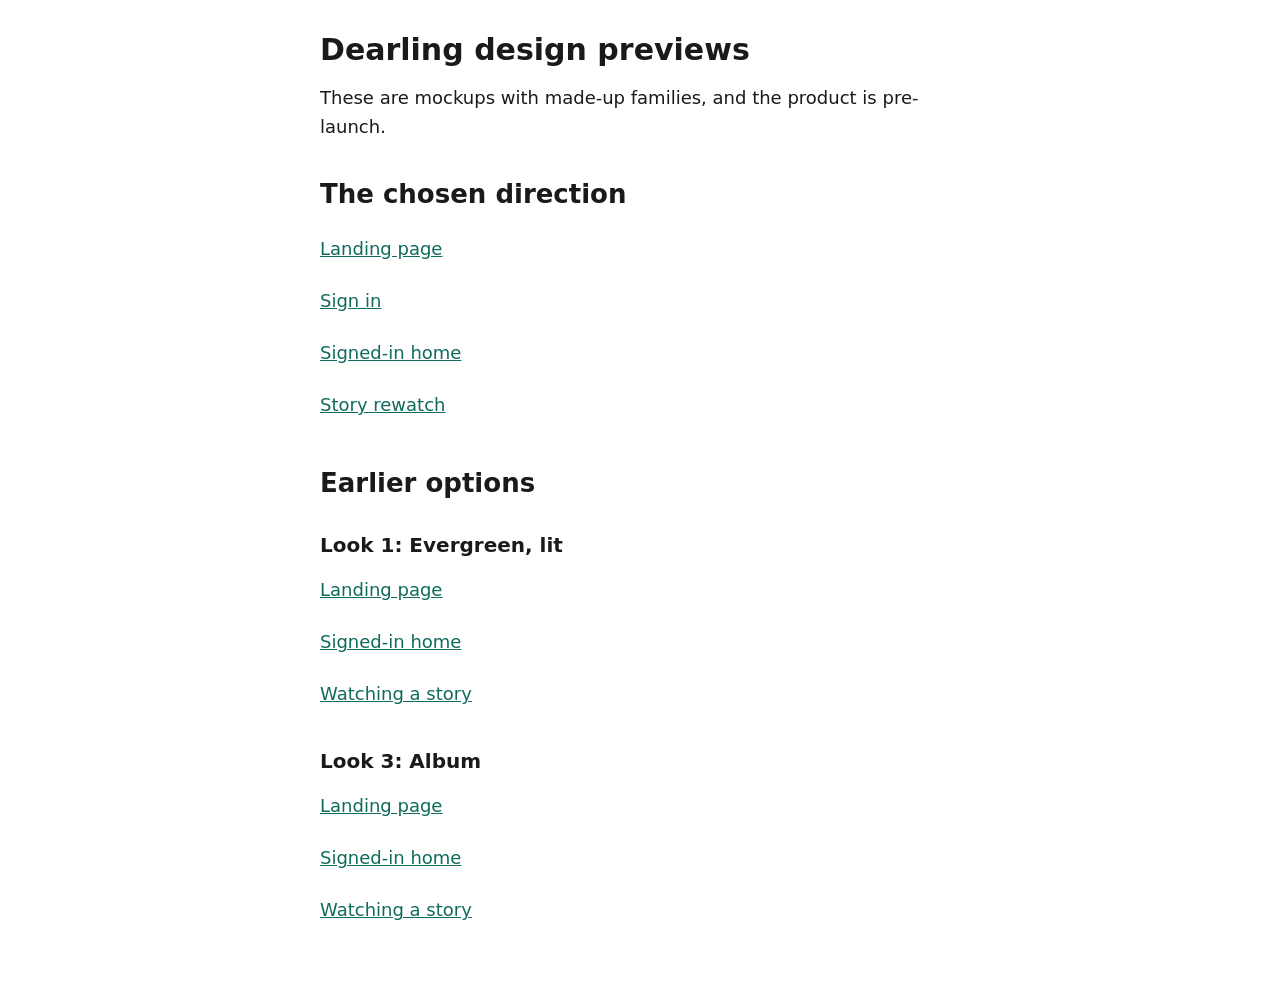
<file: index.html>
<!doctype html>
<html lang="en">
<head>
<meta charset="utf-8">
<meta name="viewport" content="width=device-width, initial-scale=1">
<meta name="robots" content="noindex, nofollow">
<title>Dearling design previews</title>
<style>
body{margin:0;background:#fff;color:#1a1a1a;font:18px/1.6 system-ui,-apple-system,"Segoe UI",Roboto,Arial,sans-serif}
main{max-width:640px;margin:0 auto;padding:32px 16px 64px}
h1{font-size:30px;line-height:1.2;margin:0 0 16px}
h2{font-size:26px;margin:32px 0 8px}
h3{font-size:20px;margin:24px 0 4px}
ul{list-style:none;margin:0;padding:0}
a{color:#0F6B5C;display:flex;align-items:center;min-height:52px;font-size:18px;text-decoration:underline}
p{margin:0 0 12px}
</style>
</head>
<body>
<main>
<h1>Dearling design previews</h1>
<p>These are mockups with made-up families, and the product is pre-launch.</p>
<h2>The chosen direction</h2>
<ul>
<li><a href="final/index.html">Landing page</a></li>
<li><a href="final/sign-in.html">Sign in</a></li>
<li><a href="final/app-home.html">Signed-in home</a></li>
<li><a href="final/rewatch.html">Story rewatch</a></li>
</ul>
<h2>Earlier options</h2>
<h3>Look 1: Evergreen, lit</h3>
<ul>
<li><a href="a/index.html">Landing page</a></li>
<li><a href="a/app-home.html">Signed-in home</a></li>
<li><a href="a/rewatch.html">Watching a story</a></li>
</ul>
<h3>Look 3: Album</h3>
<ul>
<li><a href="c/index.html">Landing page</a></li>
<li><a href="c/app-home.html">Signed-in home</a></li>
<li><a href="c/rewatch.html">Watching a story</a></li>
</ul>
</main>
</body>
</html>
</file>
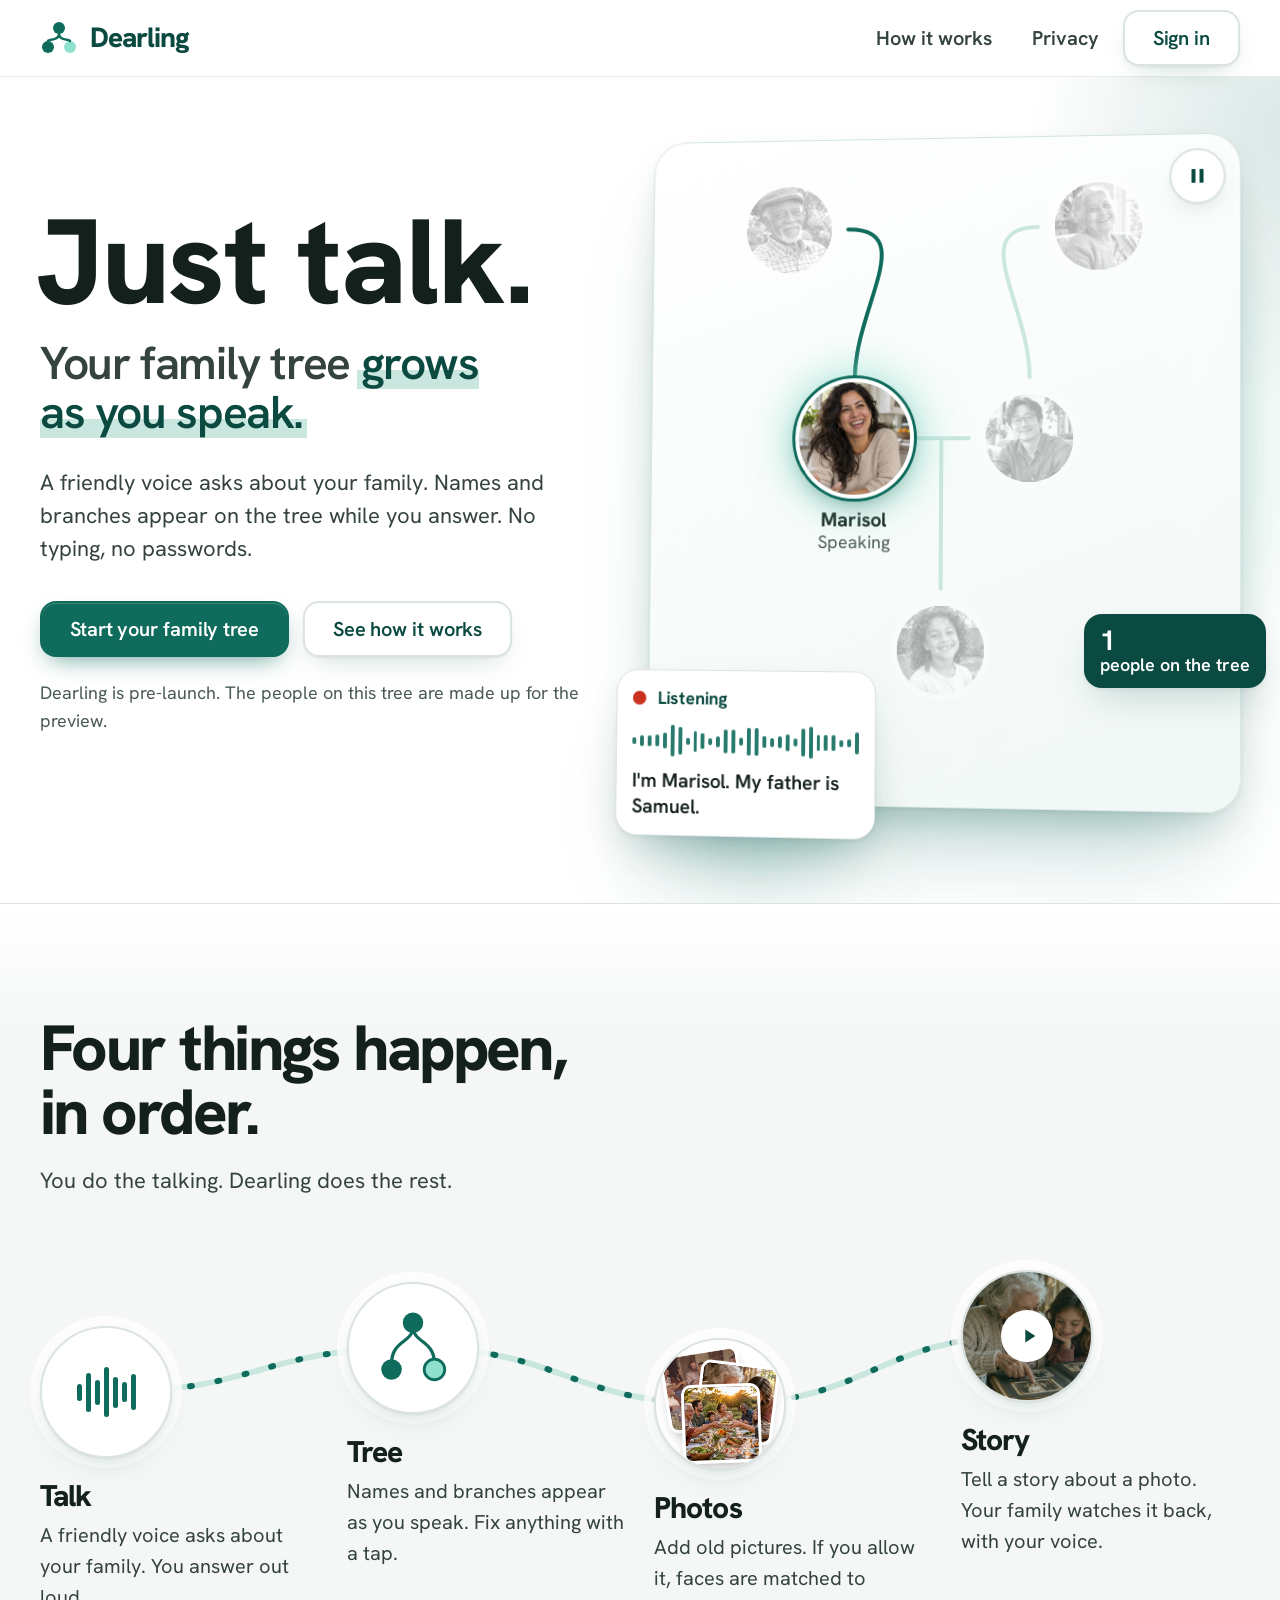
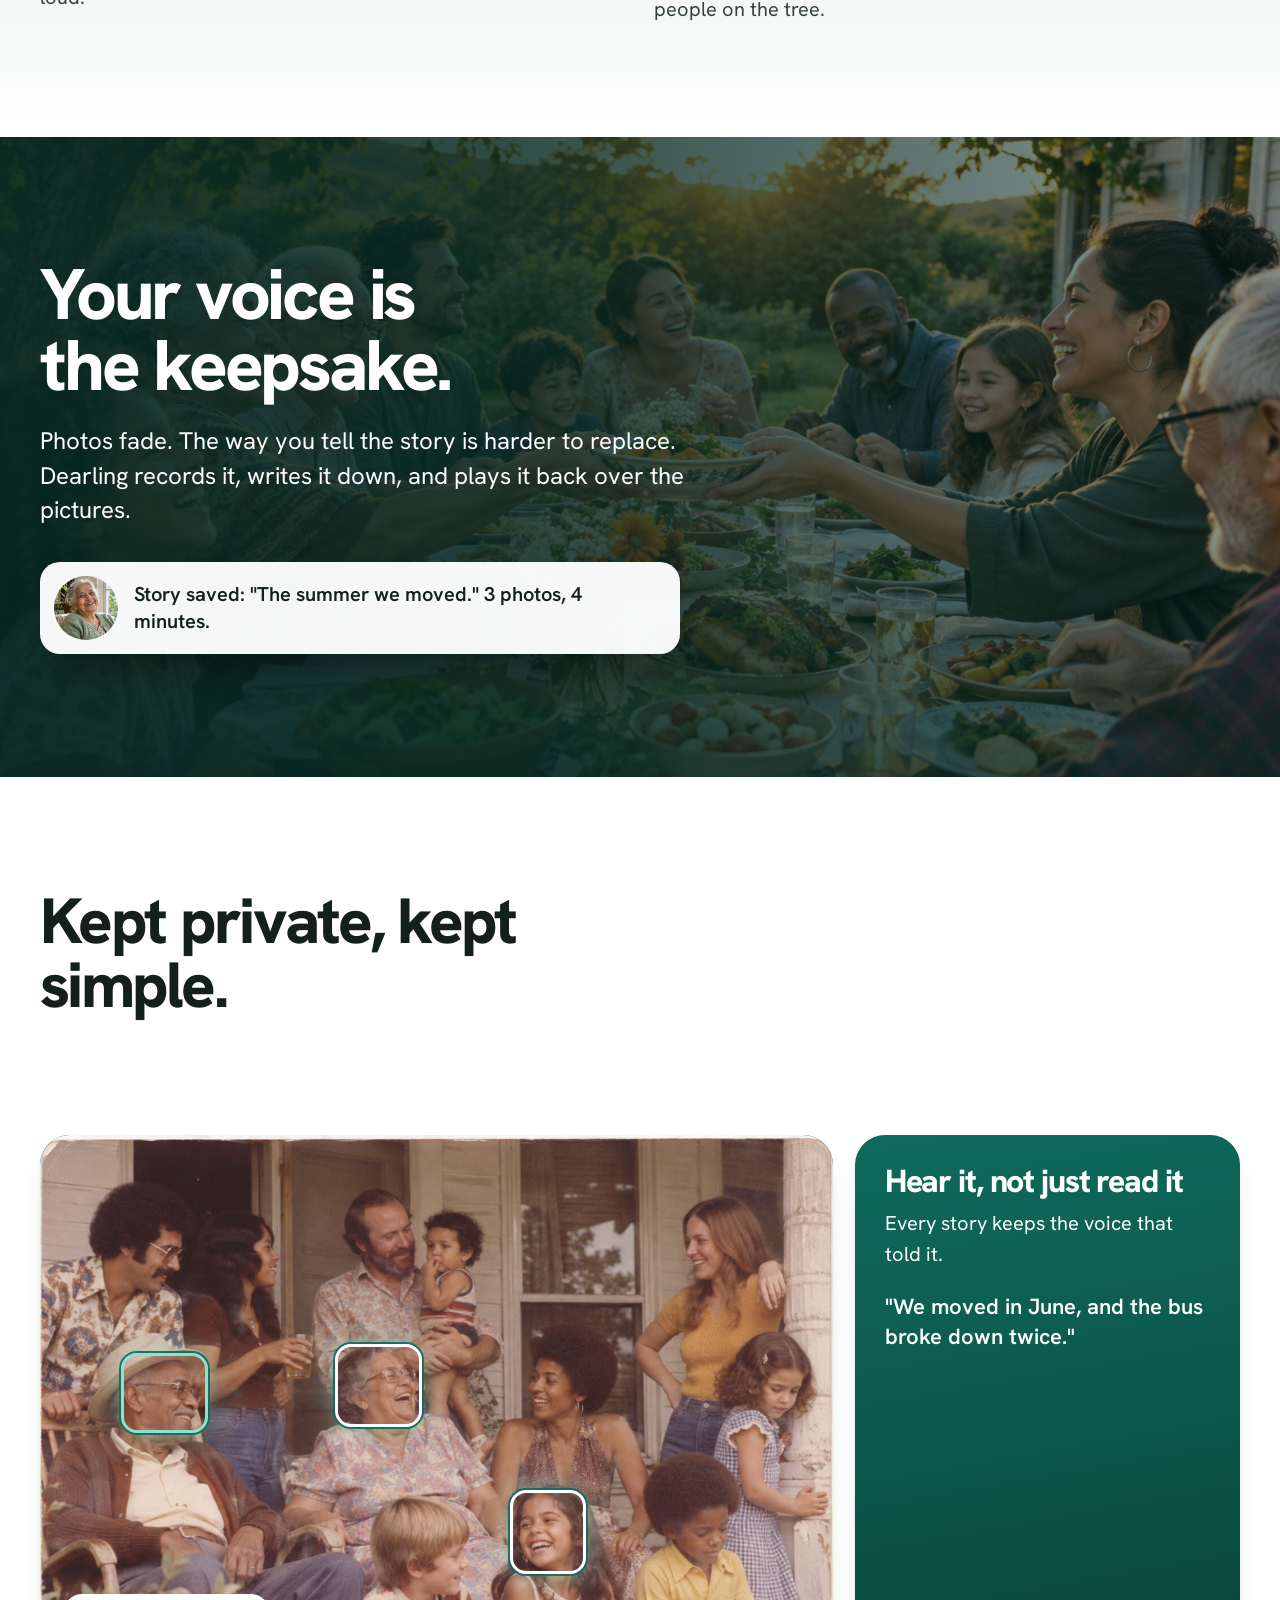
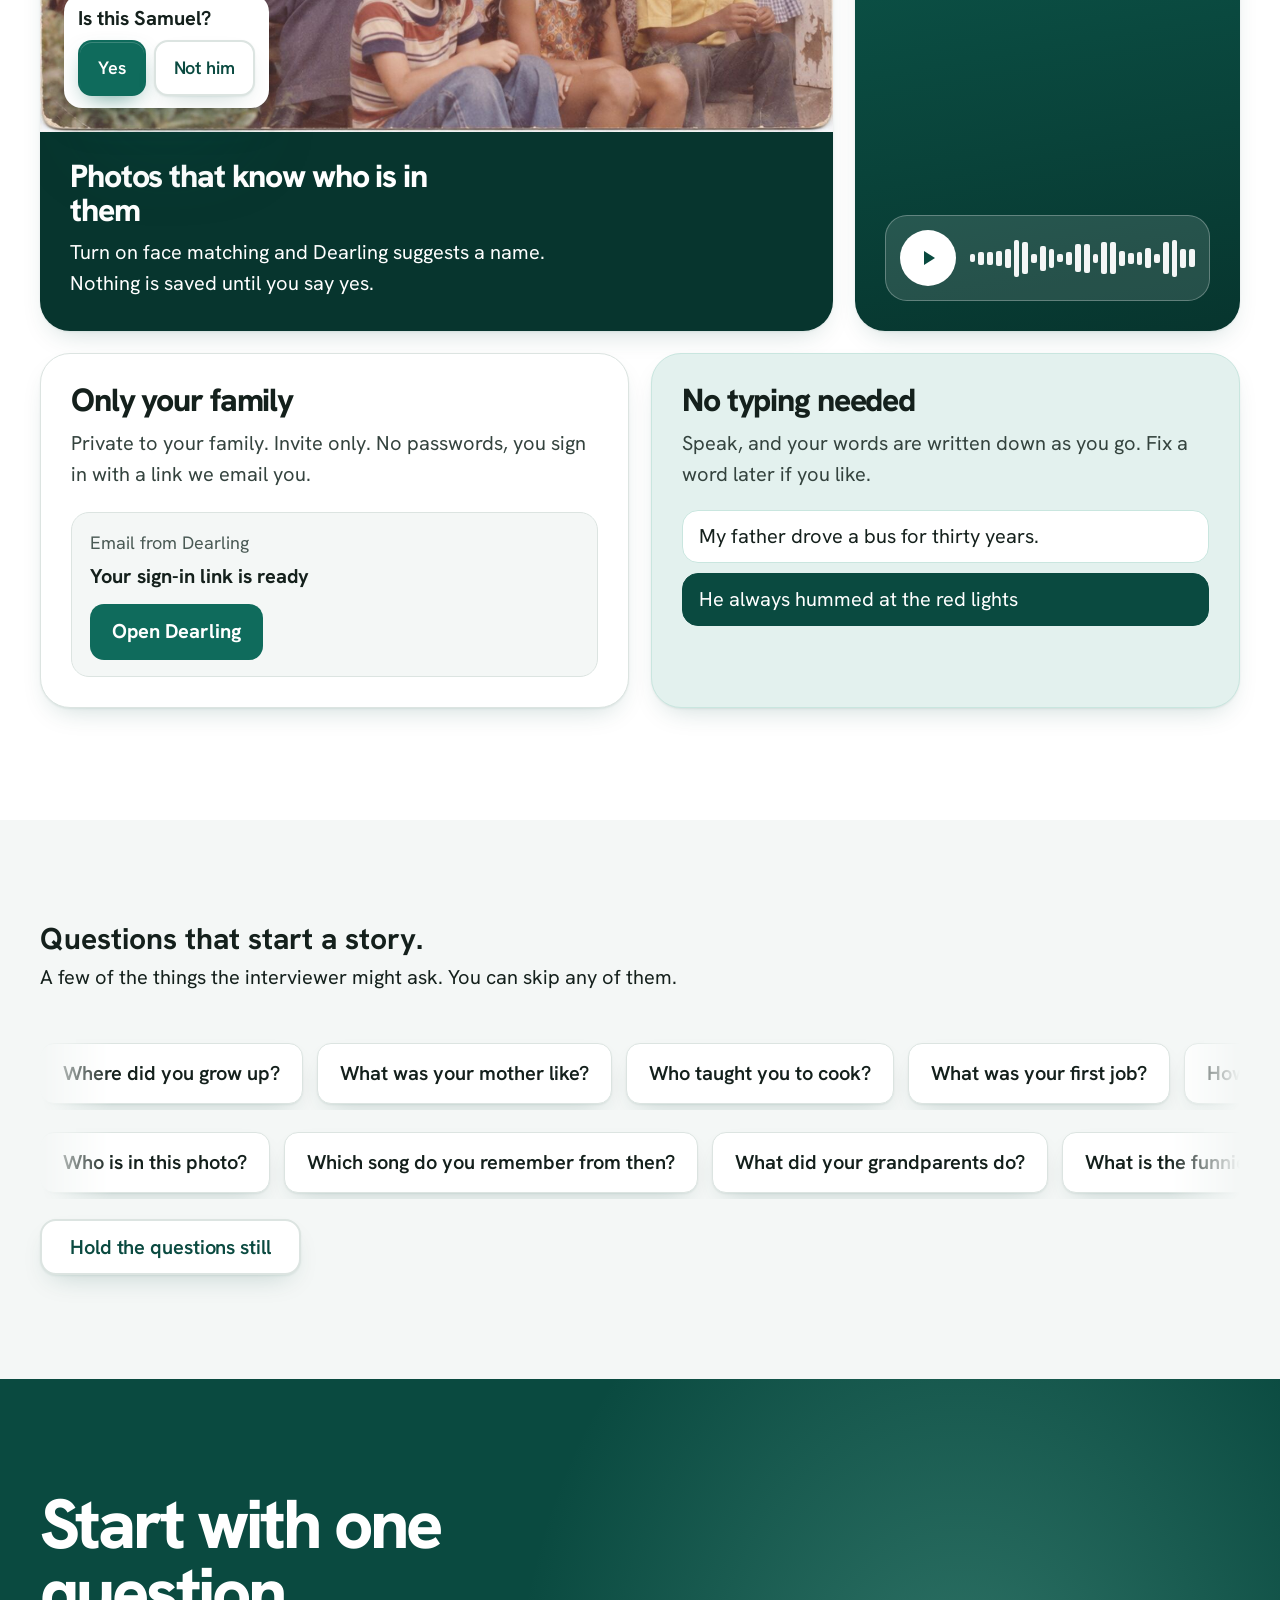
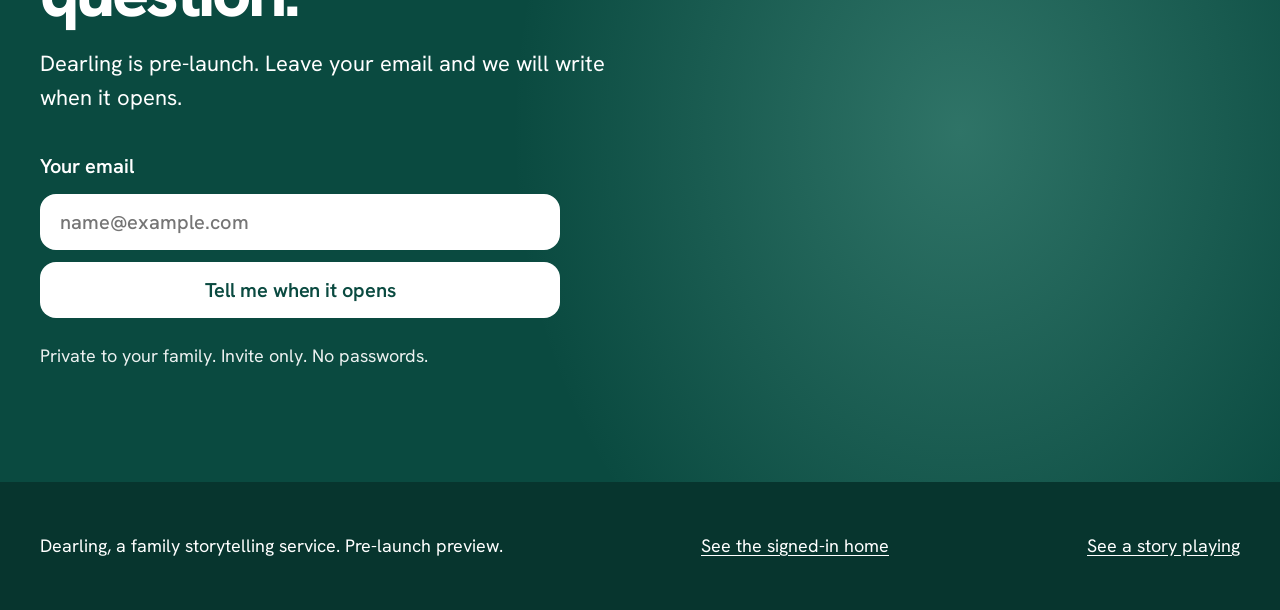
<file: a/index.html>
<!doctype html>
<html lang="en">
<head>
<meta name="robots" content="noindex, nofollow">
<meta charset="utf-8">
<meta name="viewport" content="width=device-width, initial-scale=1">
<title>Dearling - Evergreen, lit</title>
<meta name="description" content="Dearling is a family storytelling service. Talk about your family and the tree builds itself.">
<link rel="icon" href="data:image/svg+xml,%3Csvg xmlns=%27http://www.w3.org/2000/svg%27 viewBox=%270 0 38 38%27%3E%3Ccircle cx=%2719%27 cy=%279%27 r=%276%27 fill=%27%230f6b5c%27/%3E%3Ccircle cx=%278%27 cy=%2728%27 r=%276%27 fill=%27%230f6b5c%27/%3E%3Ccircle cx=%2730%27 cy=%2728%27 r=%276%27 fill=%27%238fe0cc%27/%3E%3C/svg%3E">
<link rel="stylesheet" href="style.css">
</head>
<body>

<header class="top">
  <div class="wrap">
    <a class="brand" href="index.html" aria-label="Dearling home">
      <svg viewBox="0 0 38 38" aria-hidden="true"><circle cx="19" cy="9" r="6" fill="#0f6b5c"/><circle cx="8" cy="28" r="6" fill="#0f6b5c"/><circle cx="30" cy="28" r="6" fill="#8fe0cc"/><path d="M19 15 C19 22 8 20 8 22 M19 15 C19 22 30 20 30 22" stroke="#0f6b5c" stroke-width="2.5" fill="none" stroke-linecap="round"/></svg>
      Dearling
    </a>
    <nav class="nav" aria-label="Main">
      <a href="#how">How it works</a>
      <a href="#private">Privacy</a>
      <a class="btn btn-quiet" href="app-home.html">Sign in</a>
    </nav>
  </div>
</header>

<main>
<section class="hero">
  <div class="wrap hero-grid">
    <div>
      <h1 class="display">
        <span class="big">Just talk.</span>
        <span class="small">Your family tree <span class="mark">grows as you speak.</span></span>
      </h1>
      <p class="lede">A friendly voice asks about your family. Names and branches appear on the tree while you answer. No typing, no passwords.</p>
      <div class="cta-row">
        <a class="btn btn-primary" href="#start">Start your family tree</a>
        <a class="btn btn-quiet" href="#how">See how it works</a>
      </div>
      <p class="fine">Dearling is pre-launch. The people on this tree are made up for the preview.</p>
    </div>

    <div class="stage" data-speaking>
      <div class="frame">
        <button class="pause btn-icon" type="button" data-pause aria-label="Pause the tree animation" aria-pressed="false">
          <svg viewBox="0 0 24 24" fill="currentColor" aria-hidden="true"><rect x="6" y="5" width="4" height="14" rx="1"/><rect x="14" y="5" width="4" height="14" rx="1"/></svg>
        </button>
        <div class="tree-box" data-tree role="img" aria-label="A family tree with five people: Samuel and Leela at the top, their children Marisol and Daniel, and their daughter Mina below.">
          <svg class="links" viewBox="0 0 560 640" aria-hidden="true">
            <path class="link ghost" d="M182 70 C256 70 190 150 190 223"/>
            <path class="link ghost" d="M378 70 C304 70 370 150 370 223"/>
            <path class="link ghost" d="M252 285 H308"/>
            <path class="link ghost" d="M280 285 V438"/>
            <path class="link pending" data-l="samuel" pathLength="1" d="M182 70 C256 70 190 150 190 223"/>
            <path class="link pending" data-l="leela" pathLength="1" d="M378 70 C304 70 370 150 370 223"/>
            <path class="link pending" data-l="couple" pathLength="1" d="M252 285 H308"/>
            <path class="link pending" data-l="mina" pathLength="1" d="M280 285 V438"/>
          </svg>
          <div class="node pending" data-n="samuel" style="left:21.4%;top:1.3%"><div class="face"><img src="assets/samuel.jpg" alt="" width="240" height="240"></div><span class="who">Samuel</span><span class="role">Marisol's father</span></div>
          <div class="node pending" data-n="leela" style="left:78.6%;top:1.3%"><div class="face"><img src="assets/leela.jpg" alt="" width="240" height="240"></div><span class="who">Leela</span><span class="role">Daniel's mother</span></div>
          <div class="node pending" data-n="marisol" style="left:33.9%;top:34.9%"><div class="face"><img src="assets/marisol.jpg" alt="" width="240" height="240"></div><span class="who">Marisol</span><span class="role">Speaking</span></div>
          <div class="node pending" data-n="daniel" style="left:66.1%;top:34.9%"><div class="face"><img src="assets/daniel.jpg" alt="" width="240" height="240"></div><span class="who">Daniel</span><span class="role">Her husband</span></div>
          <div class="node pending" data-n="mina" style="left:50%;top:68.5%"><div class="face"><img src="assets/mina.jpg" alt="" width="240" height="240"></div><span class="who">Mina</span><span class="role">Their daughter</span></div>
        </div>
        <div class="say" aria-live="off">
          <div class="say-head"><span class="rec"></span> Listening</div>
          <div class="wave" data-wave="30" aria-hidden="true"></div>
          <p class="caption" data-caption>We have a daughter, Mina.</p>
        </div>
      </div>
      <div class="badge-float" aria-hidden="true"><b data-count>5</b>people on the tree</div>
    </div>
  </div>
</section>

<section class="sec flow" id="how">
  <div class="wrap">
    <h2 class="rv">Four things happen, in order.</h2>
    <p class="sub rv">You do the talking. Dearling does the rest.</p>
    <div class="flow-track" data-flow>
      <svg class="flow-svg" aria-hidden="true"><path class="flow-line" d=""/><path class="flow-dash" d=""/></svg>
      <div class="step rv">
        <div class="orb"><div class="mini-wave"><i style="--h:30%;--d:0s"></i><i style="--h:70%;--d:-.2s"></i><i style="--h:45%;--d:-.4s"></i><i style="--h:90%;--d:-.6s"></i><i style="--h:55%;--d:-.8s"></i><i style="--h:35%;--d:-1s"></i><i style="--h:65%;--d:-1.2s"></i></div></div>
        <h3>Talk</h3>
        <p>A friendly voice asks about your family. You answer out loud.</p>
      </div>
      <div class="step rv">
        <div class="orb"><svg viewBox="0 0 90 90" width="84" height="84" aria-hidden="true"><path d="M45 22 C45 40 22 36 22 62 M45 22 C45 40 68 36 68 62" stroke="#0f6b5c" stroke-width="3.5" fill="none" stroke-linecap="round"/><circle cx="45" cy="18" r="11" fill="#0f6b5c"/><circle cx="22" cy="68" r="11" fill="#0f6b5c"/><circle cx="68" cy="68" r="11" fill="#8fe0cc" stroke="#0f6b5c" stroke-width="3"/></svg></div>
        <h3>Tree</h3>
        <p>Names and branches appear as you speak. Fix anything with a tap.</p>
      </div>
      <div class="step rv">
        <div class="orb"><div class="stack"><img src="assets/porch.jpg" alt=""><img src="assets/album.jpg" alt=""><img src="assets/dinner.jpg" alt=""></div></div>
        <h3>Photos</h3>
        <p>Add old pictures. If you allow it, faces are matched to people on the tree.</p>
      </div>
      <div class="step rv">
        <div class="orb"><img class="fill" src="assets/album.jpg" alt="" style="object-position:30% 30%"><span class="playmark"><span><svg viewBox="0 0 24 24" fill="currentColor" aria-hidden="true"><path d="M8 5v14l11-7z"/></svg></span></span></div>
        <h3>Story</h3>
        <p>Tell a story about a photo. Your family watches it back, with your voice.</p>
      </div>
    </div>
  </div>
</section>

<section class="cine">
  <img class="bg" src="assets/dinner.jpg" alt="">
  <div class="wrap inner">
    <h2 class="rv">Your voice is the keepsake.</h2>
    <p class="rv" data-over-image>Photos fade. The way you tell the story is harder to replace. Dearling records it, writes it down, and plays it back over the pictures.</p>
    <div class="quote rv" data-demo>
      <img src="assets/leela.jpg" alt="" width="128" height="128">
      <span>Story saved: "The summer we moved." 3 photos, 4 minutes.</span>
    </div>
  </div>
</section>

<section class="sec" id="private">
  <div class="wrap">
    <h2 class="rv">Kept private, kept simple.</h2>
    <p class="sub rv">Dearling is pre-launch. The screens here use made-up people.</p>
    <div class="bento">
      <article class="cell c-faces rv">
        <div class="photo-frame">
          <img src="assets/porch.jpg" alt="An old colour photograph of a large family laughing together on a porch" width="1400" height="1055">
          <span class="facebox ask" style="left:10.2%;top:36.5%;width:11%;height:13.5%"></span>
          <span class="facebox" style="left:37.2%;top:35%;width:11%;height:14%"></span>
          <span class="facebox" style="left:59.3%;top:59.5%;width:9.6%;height:14%"></span>
          <div class="fb-card" style="left:3%;bottom:4%"><span>Is this Samuel?</span><div class="row"><button class="btn btn-primary" type="button">Yes</button><button class="btn btn-quiet" type="button">Not him</button></div></div>
        </div>
        <div class="copy">
          <h3>Photos that know who is in them</h3>
          <p>Turn on face matching and Dearling suggests a name. Nothing is saved until you say yes.</p>
        </div>
      </article>
      <article class="cell c-hear rv">
        <h3>Hear it, not just read it</h3>
        <p>Every story keeps the voice that told it.</p>
        <blockquote>"We moved in June, and the bus broke down twice."</blockquote>
        <div class="play-demo">
          <div class="pl"><button class="btn" type="button" aria-label="Play the story"><svg viewBox="0 0 24 24" fill="currentColor" aria-hidden="true"><path d="M8 5v14l11-7z"/></svg></button><div class="bars" data-wave="26" aria-hidden="true"></div></div>
        </div>
      </article>
      <article class="cell c-priv rv">
        <h3>Only your family</h3>
        <p>Private to your family. Invite only. No passwords, you sign in with a link we email you.</p>
        <div class="mail"><small>Email from Dearling</small><b>Your sign-in link is ready</b><span class="fake">Open Dearling</span></div>
      </article>
      <article class="cell c-type rv">
        <h3>No typing needed</h3>
        <p>Speak, and your words are written down as you go. Fix a word later if you like.</p>
        <div class="tx"><div>My father drove a bus for thirty years.</div><div class="now">He always hummed at the red lights</div></div>
      </article>
    </div>
  </div>
</section>

<section class="band q-sec">
  <div class="wrap">
    <h2 class="rv" style="max-width:24ch">Questions that start a story.</h2>
    <p class="sub rv">A few of the things the interviewer might ask. You can skip any of them.</p>
    <div class="rows">
      <div class="marq" id="m1" tabindex="0" aria-label="Sample questions, scrolling. Focus to pause.">
        <div class="marq-in">
          <span class="chip">Where did you grow up?</span><span class="chip">What was your mother like?</span><span class="chip">Who taught you to cook?</span><span class="chip">What was your first job?</span><span class="chip">How did you meet your husband?</span><span class="chip">What did the house smell like?</span>
          <span class="chip" aria-hidden="true">Where did you grow up?</span><span class="chip" aria-hidden="true">What was your mother like?</span><span class="chip" aria-hidden="true">Who taught you to cook?</span><span class="chip" aria-hidden="true">What was your first job?</span><span class="chip" aria-hidden="true">How did you meet your husband?</span><span class="chip" aria-hidden="true">What did the house smell like?</span>
        </div>
      </div>
      <div class="marq rev" id="m2" tabindex="0" aria-label="More sample questions, scrolling. Focus to pause.">
        <div class="marq-in">
          <span class="chip">Who is in this photo?</span><span class="chip">Which song do you remember from then?</span><span class="chip">What did your grandparents do?</span><span class="chip">What is the funniest thing that happened?</span><span class="chip">Where were you married?</span><span class="chip">What would you tell the children?</span>
          <span class="chip" aria-hidden="true">Who is in this photo?</span><span class="chip" aria-hidden="true">Which song do you remember from then?</span><span class="chip" aria-hidden="true">What did your grandparents do?</span><span class="chip" aria-hidden="true">What is the funniest thing that happened?</span><span class="chip" aria-hidden="true">Where were you married?</span><span class="chip" aria-hidden="true">What would you tell the children?</span>
        </div>
      </div>
    </div>
    <button class="btn btn-quiet hold" type="button" data-hold="#m1" aria-pressed="false">Hold the questions still</button>
  </div>
</section>

<section class="final" id="start">
  <div class="wrap">
    <h2>Start with one question.</h2>
    <p>Dearling is pre-launch. Leave your email and we will write when it opens.</p>
    <form onsubmit="return false">
      <label for="em">Your email</label>
      <input id="em" type="email" placeholder="name@example.com" autocomplete="email">
      <button class="btn btn-light" type="submit">Tell me when it opens</button>
    </form>
    <p class="fine" style="margin-top:24px;font-size:18px">Private to your family. Invite only. No passwords.</p>
  </div>
</section>
</main>

<footer>
  <div class="wrap"><span>Dearling, a family storytelling service. Pre-launch preview.</span><a href="app-home.html">See the signed-in home</a><a href="rewatch.html">See a story playing</a></div>
</footer>

<script src="site.js"></script>
</body>
</html>
</file>
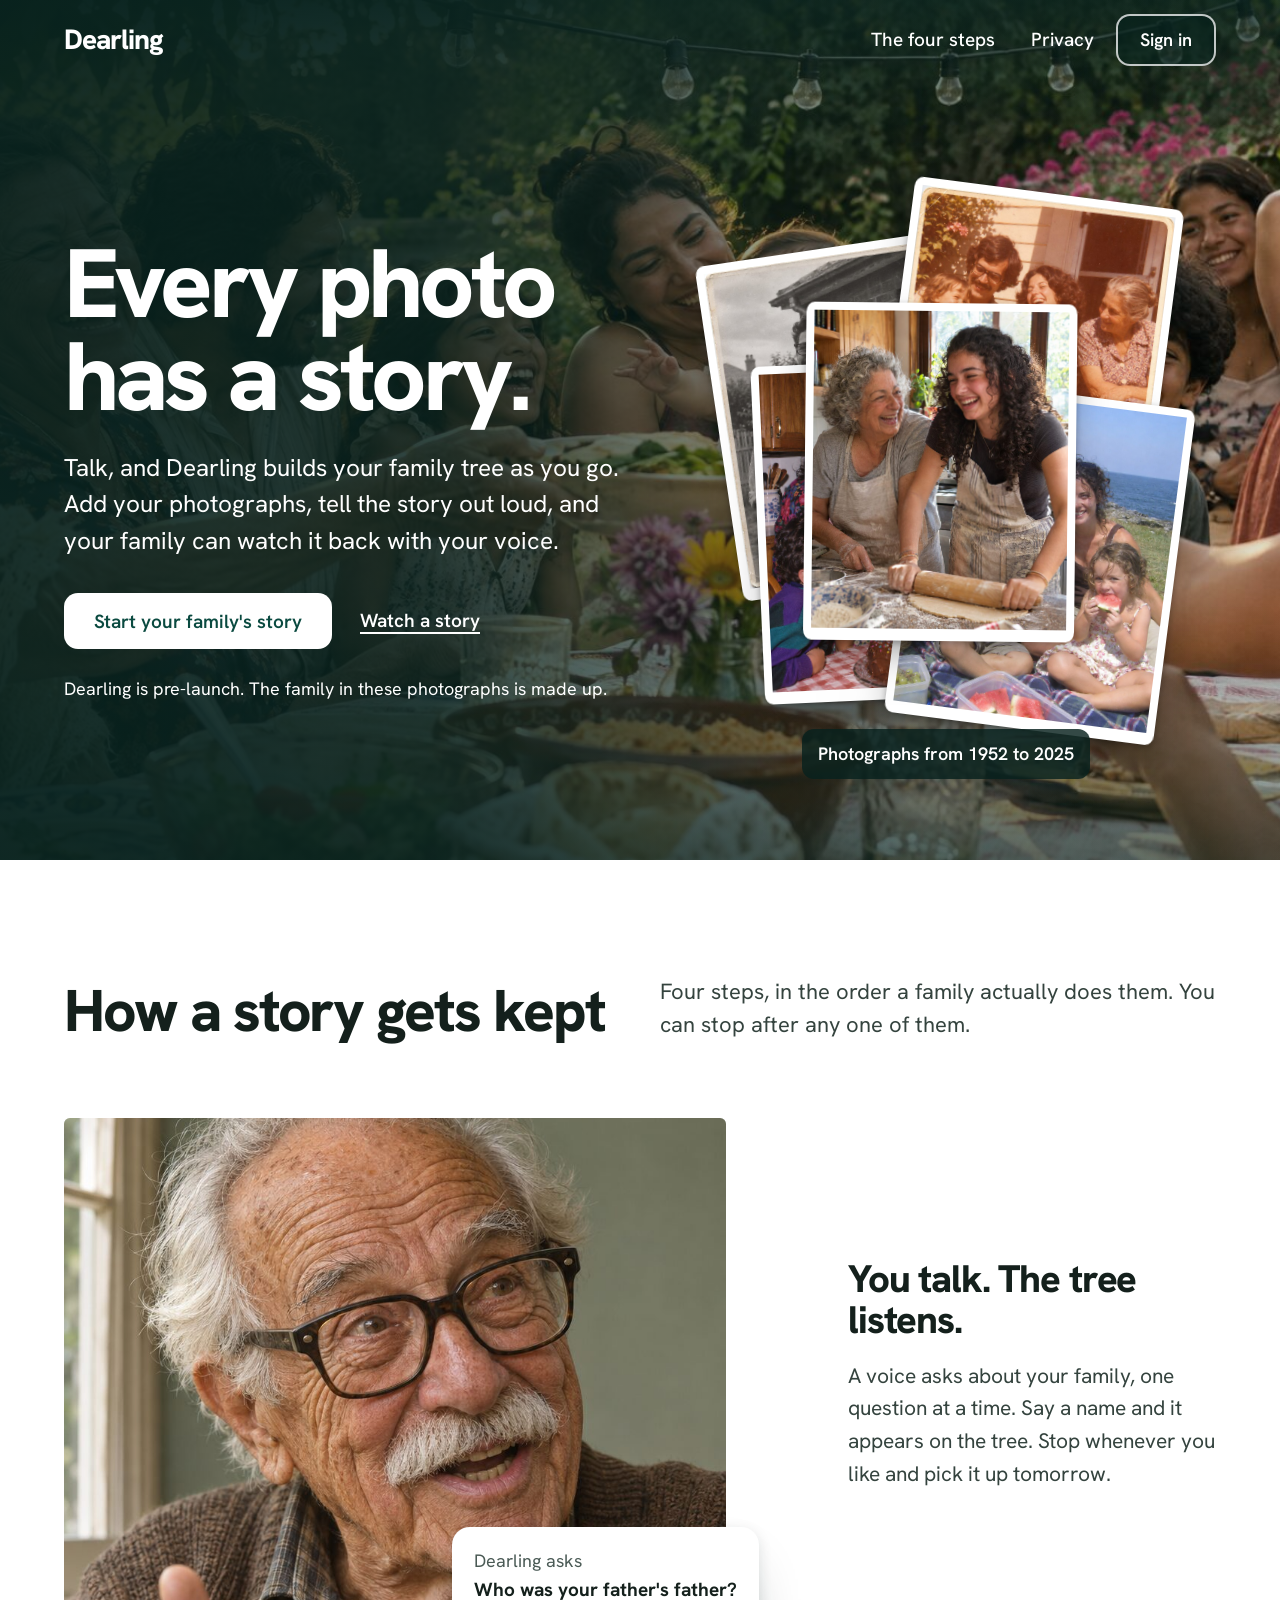
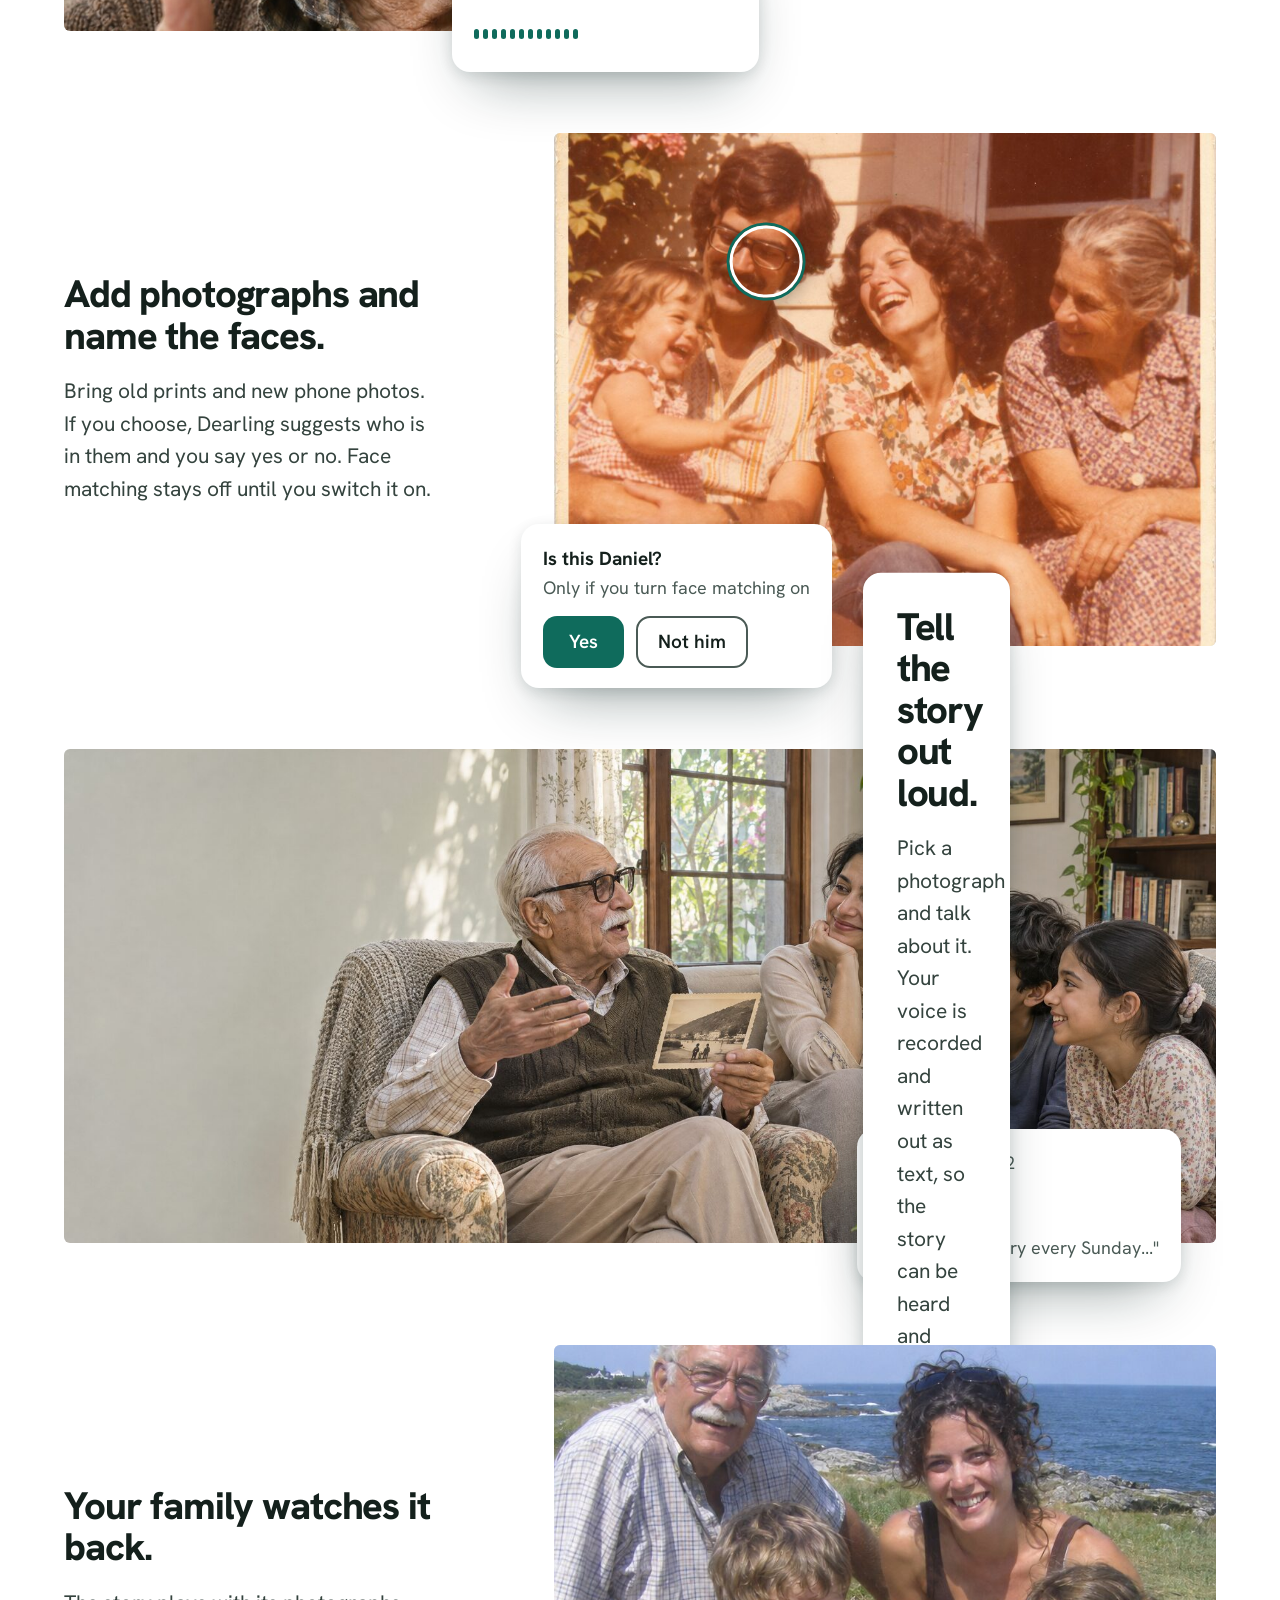
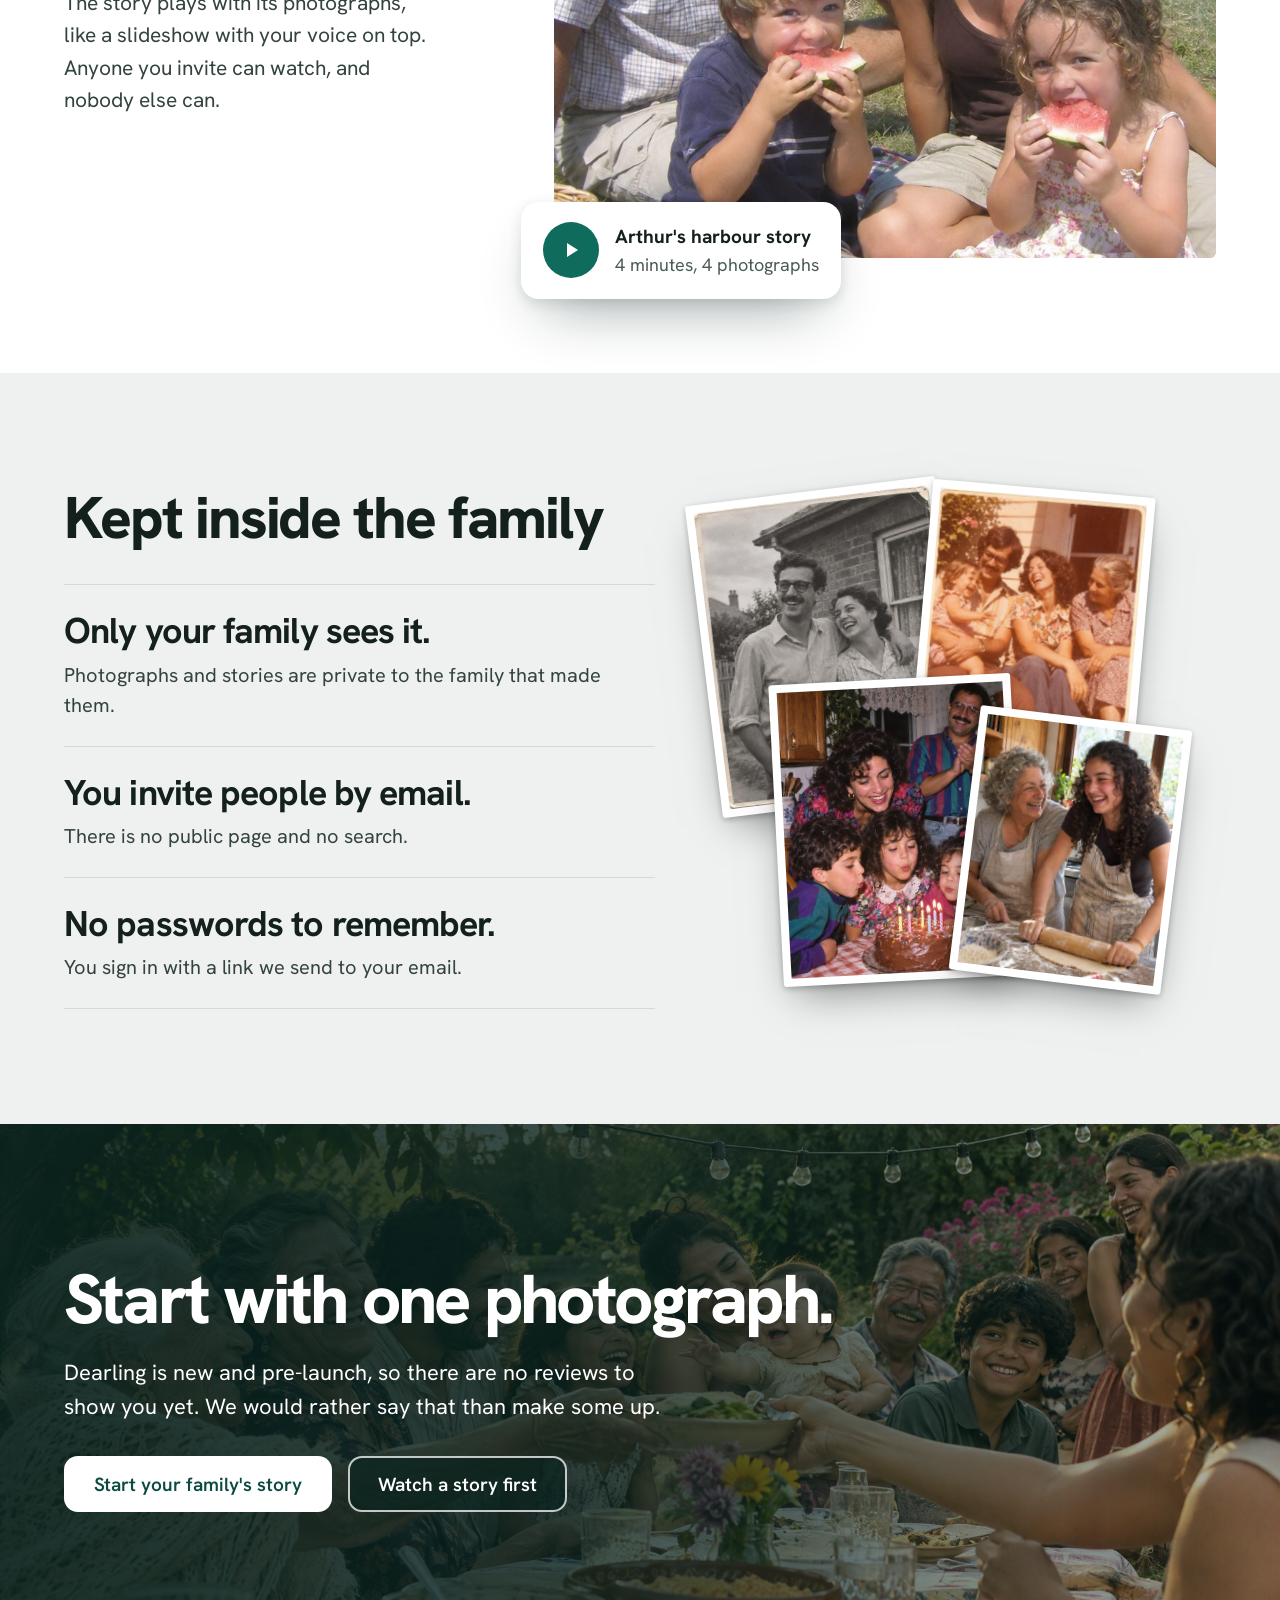
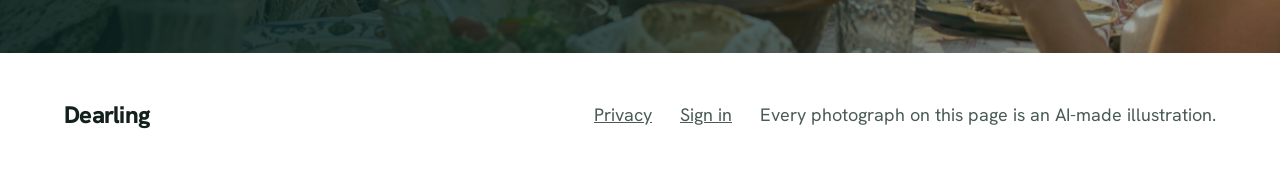
<file: c/index.html>
<!doctype html>
<html lang="en">
<head>
<meta name="robots" content="noindex, nofollow">
<meta charset="utf-8">
<meta name="viewport" content="width=device-width, initial-scale=1">
<title>Dearling, Album direction</title>
<meta name="description" content="Preview of the Album direction: photo-led, light, spruce.">
<link rel="icon" href="data:image/svg+xml,%3Csvg xmlns=%27http://www.w3.org/2000/svg%27 viewBox=%270 0 32 32%27%3E%3Crect width=%2732%27 height=%2732%27 rx=%277%27 fill=%27%230f6b5c%27/%3E%3Ccircle cx=%2716%27 cy=%2713%27 r=%275%27 fill=%27white%27/%3E%3Cpath d=%27M7 27c1-6 5-8 9-8s8 2 9 8z%27 fill=%27white%27/%3E%3C/svg%3E">
<link rel="stylesheet" href="album.css">
</head>
<body>

<header class="hero onphoto">
  <div class="bg"><img src="assets/table.jpg" alt=""></div>
  <div class="scrim"></div>
  <nav class="bar overlay" aria-label="Main">
    <a class="brand" href="index.html">Dearling</a>
    <a class="nav hide-sm" href="#how">The four steps</a>
    <a class="nav hide-sm" href="#private">Privacy</a>
    <a class="btn btn-ghost-light" href="app-home.html">Sign in</a>
  </nav>
  <div class="hero-inner">
    <div>
      <h1>Every photo has a story.</h1>
      <p class="sub">Talk, and Dearling builds your family tree as you go. Add your photographs, tell the story out loud, and your family can watch it back with your voice.</p>
      <div class="cta">
        <a class="btn btn-light" href="app-home.html">Start your family's story</a>
        <a class="linkbtn" href="rewatch.html">Watch a story</a>
      </div>
      <p class="note">Dearling is pre-launch. The family in these photographs is made up.</p>
    </div>
    <div class="stage" id="stage" role="group" aria-label="Five family photographs from 1952 to 2025 become a family tree"></div>
  </div>
</header>

<main>
<section class="sec wrap" id="how">
  <div class="intro">
    <h2 class="h2">How a story gets kept</h2>
    <p class="lead">Four steps, in the order a family actually does them. You can stop after any one of them.</p>
  </div>

  <div class="row">
    <div class="ph">
      <div class="frame" style="aspect-ratio:4/3.1"><img src="assets/grandpa.jpg" alt="An older man with white hair and glasses, laughing as he tells a story" style="object-position:50% 22%"></div>
      <div class="float" style="right:-5%;bottom:-8%;max-width:340px">
        <div class="who">Dearling asks</div>
        <b>Who was your father's father?</b>
        <div class="bars" style="margin-top:12px" aria-hidden="true"><i></i><i></i><i></i><i></i><i></i><i></i><i></i><i></i><i></i><i></i><i></i><i></i></div>
      </div>
    </div>
    <div class="tx">
      <h3>You talk. The tree listens.</h3>
      <p>A voice asks about your family, one question at a time. Say a name and it appears on the tree. Stop whenever you like and pick it up tomorrow.</p>
    </div>
  </div>

  <div class="row flip">
    <div class="ph">
      <div class="frame" style="aspect-ratio:4/3.1"><img src="assets/p1975.jpg" alt="A faded 1975 snapshot of a young family on a porch step" style="object-position:50% 30%"></div>
      <span class="ringed" style="left:32%;top:25%;width:11%;aspect-ratio:1"></span>
      <div class="float" style="left:-5%;bottom:-8%;max-width:340px">
        <b>Is this Daniel?</b>
        <div class="who" style="margin-bottom:14px">Only if you turn face matching on</div>
        <div style="display:flex;gap:12px"><a class="btn btn-primary" href="rewatch.html" style="min-height:52px;padding:0 24px">Yes</a><a class="btn btn-line" href="app-home.html" style="min-height:52px;padding:0 20px">Not him</a></div>
      </div>
    </div>
    <div class="tx">
      <h3>Add photographs and name the faces.</h3>
      <p>Bring old prints and new phone photos. If you choose, Dearling suggests who is in them and you say yes or no. Face matching stays off until you switch it on.</p>
    </div>
  </div>

  <div class="row wide">
    <div class="ph">
      <div class="frame" style="aspect-ratio:21/9"><img src="assets/living.jpg" alt="A grandfather holding an old photograph and telling its story to his family on the sofa" style="object-position:50% 50%"></div>
      <div class="float" style="right:3%;bottom:-8%;max-width:360px">
        <div style="display:flex;align-items:center;gap:14px"><b>Recording</b><span class="who">1:42</span></div>
        <div class="bars" style="margin-top:10px" aria-hidden="true"><i></i><i></i><i></i><i></i><i></i><i></i><i></i><i></i><i></i><i></i><i></i><i></i><i></i><i></i></div>
        <div class="who" style="margin-top:10px">"We took the ferry every Sunday..."</div>
      </div>
    </div>
    <div class="tx">
      <h3>Tell the story out loud.</h3>
      <p>Pick a photograph and talk about it. Your voice is recorded and written out as text, so the story can be heard and read.</p>
    </div>
  </div>

  <div class="row flip">
    <div class="ph">
      <div class="frame" style="aspect-ratio:4/3.1"><img src="assets/p2008.jpg" alt="Three generations on a seaside picnic blanket, the children eating watermelon" style="object-position:50% 40%"></div>
      <div class="float" style="left:-5%;bottom:-8%;max-width:360px;display:flex;gap:16px;align-items:center">
        <a class="iconbtn" href="rewatch.html" aria-label="Play Arthur's story"><svg viewBox="0 0 24 24" aria-hidden="true"><path d="M8 5v14l11-7z"/></svg></a>
        <div><b>Arthur's harbour story</b><div class="who">4 minutes, 4 photographs</div></div>
      </div>
    </div>
    <div class="tx">
      <h3>Your family watches it back.</h3>
      <p>The story plays with its photographs, like a slideshow with your voice on top. Anyone you invite can watch, and nobody else can.</p>
    </div>
  </div>
</section>

<section class="sec wrap stonebg" id="private">
  <div class="quiet">
    <div>
      <h2 class="h2" style="margin-bottom:36px">Kept inside the family</h2>
      <ul class="facts">
        <li>Only your family sees it.<span>Photographs and stories are private to the family that made them.</span></li>
        <li>You invite people by email.<span>There is no public page and no search.</span></li>
        <li>No passwords to remember.<span>You sign in with a link we send to your email.</span></li>
      </ul>
    </div>
    <div class="prints" id="prints" aria-hidden="true"></div>
  </div>
</section>
</main>

<section class="closer onphoto">
  <img class="bgimg" src="assets/table.jpg" alt="" style="object-position:75% 40%">
  <div class="scrim"></div>
  <div class="inner">
    <h2>Start with one photograph.</h2>
    <p>Dearling is new and pre-launch, so there are no reviews to show you yet. We would rather say that than make some up.</p>
    <div class="cta"><a class="btn btn-light" href="app-home.html">Start your family's story</a><a class="btn btn-ghost-light" href="rewatch.html">Watch a story first</a></div>
  </div>
</section>
<footer class="foot">
  <a class="brand" href="index.html">Dearling</a>
  <a href="#private">Privacy</a>
  <a href="app-home.html">Sign in</a>
  <span>Every photograph on this page is an AI-made illustration.</span>
</footer>

<script src="album.js"></script>
<script>
/* static print pile in the privacy section */
(function () {
  var host = document.getElementById("prints");
  var set = [["p1952", 0.2, 0.3, -7, 0.52], ["p1975", 0.62, 0.26, 5, 0.46], ["p1994", 0.34, 0.66, -3, 0.5], ["p2025", 0.7, 0.7, 7, 0.44]];
  set.forEach(function (s) {
    var el = document.createElement("div"); el.className = "print";
    var w = s[4] * 100;
    el.style.cssText = "width:" + w + "%;aspect-ratio:4/5;left:" + (s[1] * 100 - w / 2) + "%;top:" + (s[2] * 100 - w * 1.25 / 1.05 / 2) + "%;transform:rotate(" + s[3] + "deg);border:8px solid #fff;border-radius:3px";
    el.innerHTML = '<img alt="" src="assets/' + s[0] + '.jpg" style="width:100%;height:100%;object-fit:cover">';
    host.appendChild(el);
  });
})();
</script>
</body>
</html>
</file>
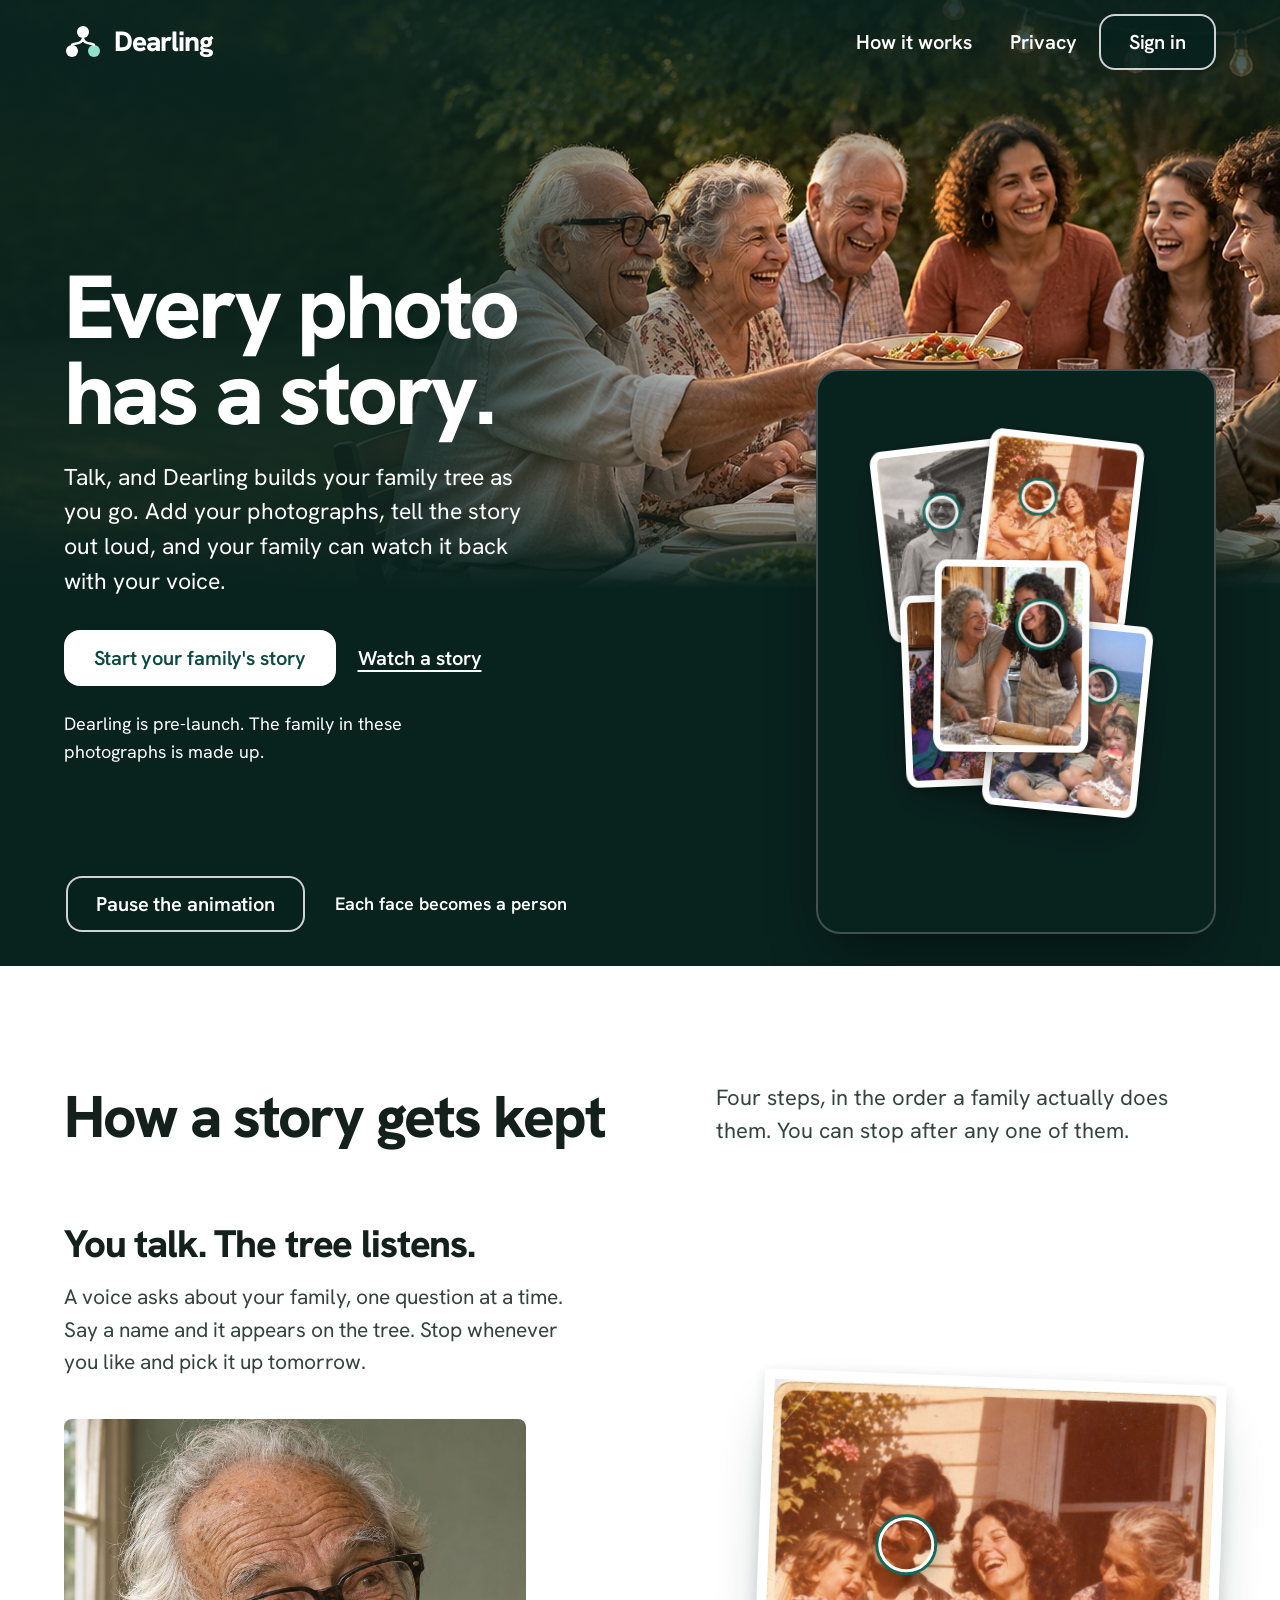
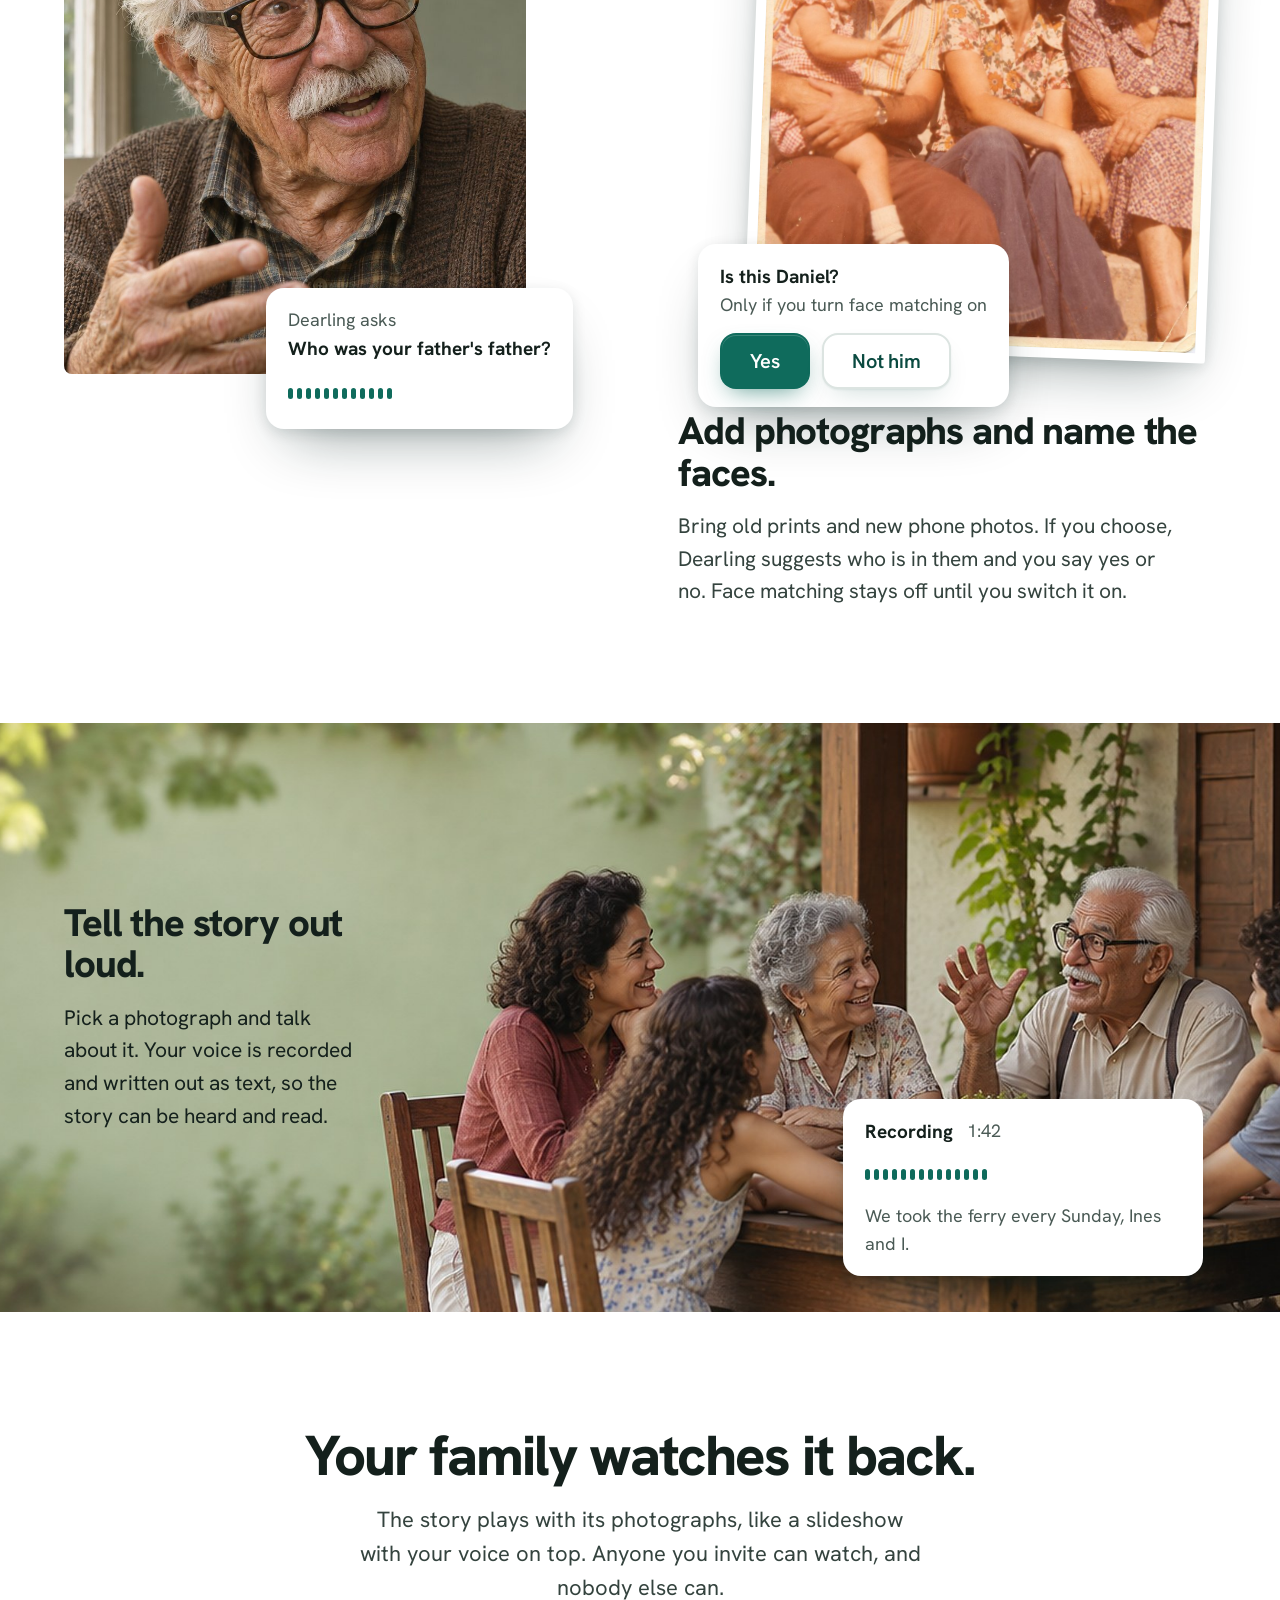
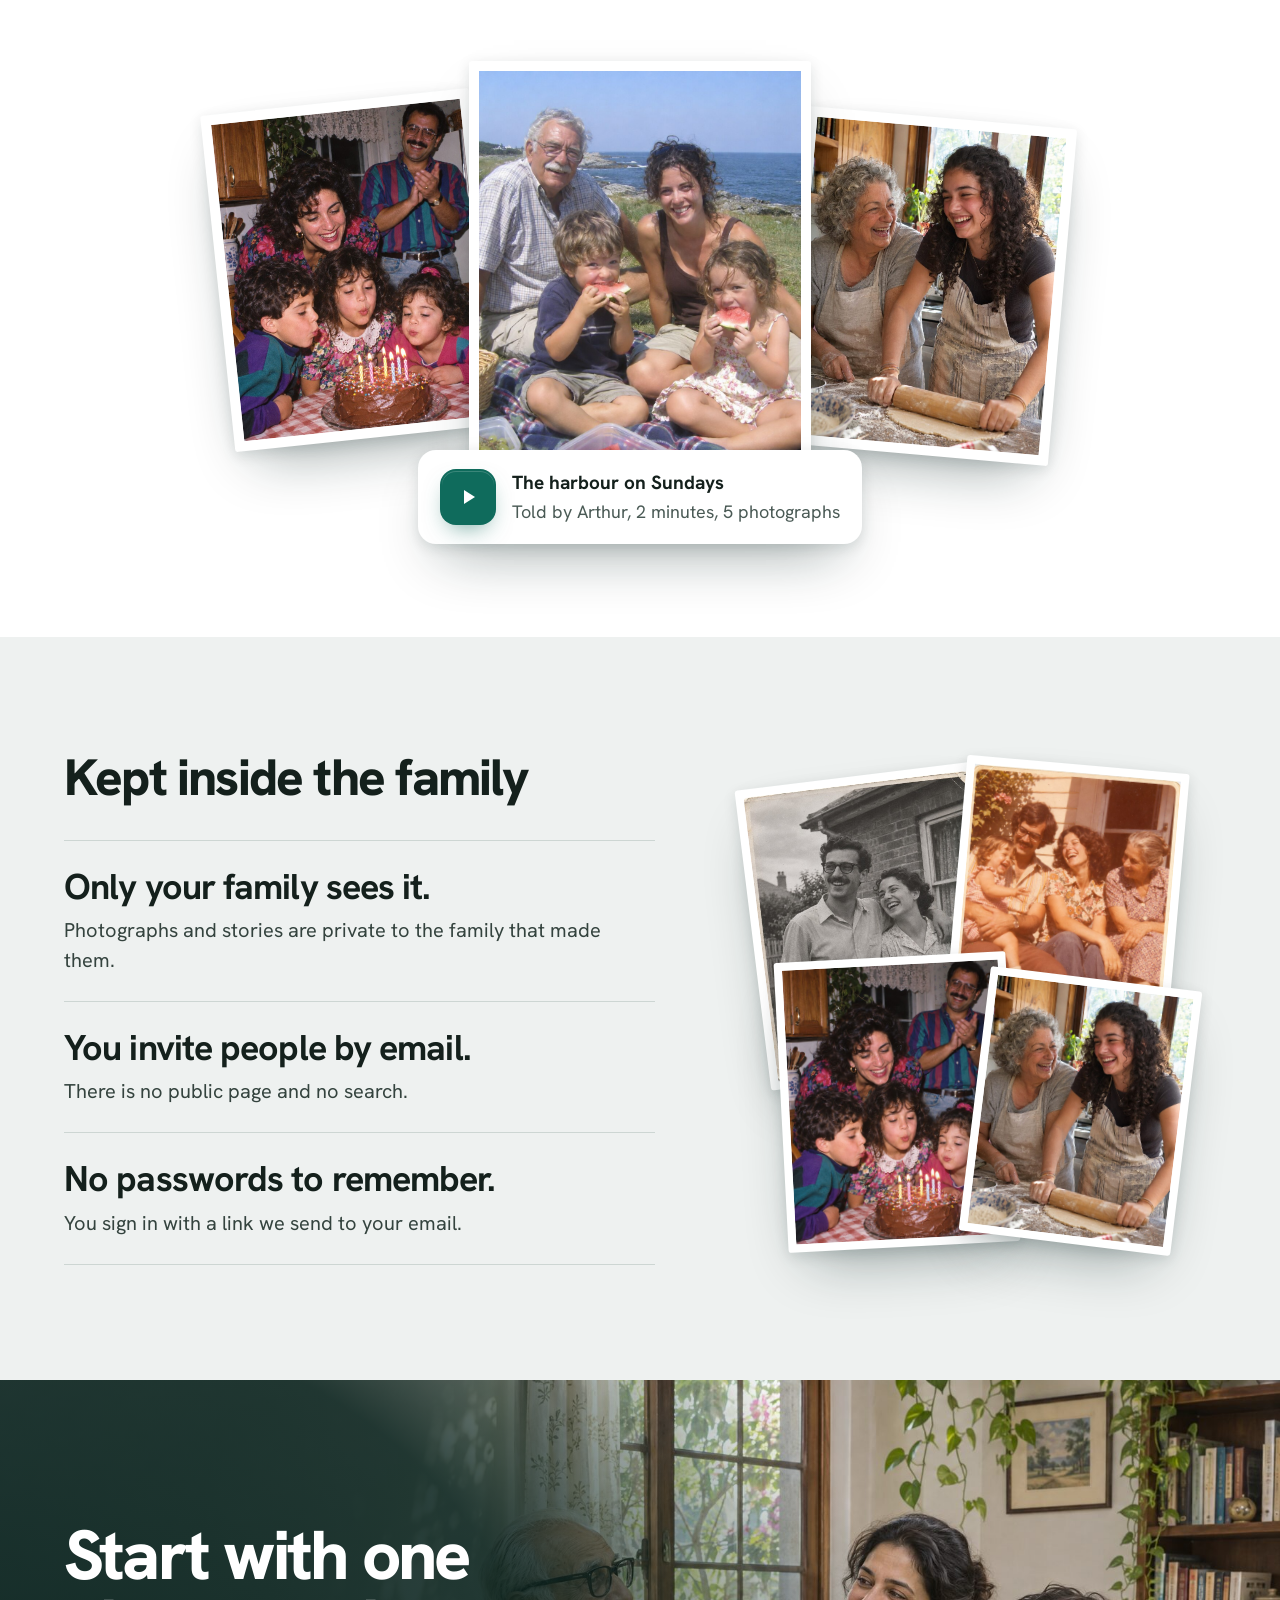
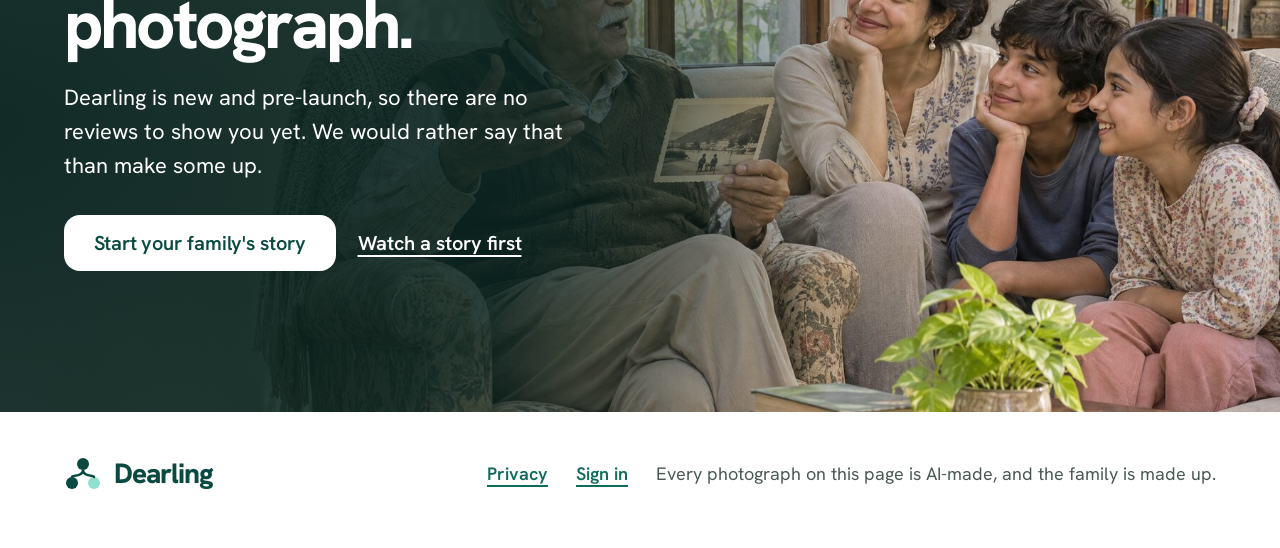
<file: final/index.html>
<!doctype html>
<html lang="en">
<head>
<meta charset="utf-8">
<meta name="viewport" content="width=device-width, initial-scale=1">
<meta name="robots" content="noindex, nofollow">
<title>Dearling, every photo has a story</title>
<meta name="description" content="Preview of the Dearling landing page. Dearling is pre-launch and the family shown is made up.">
<link rel="icon" href="data:image/svg+xml,%3Csvg xmlns=%27http://www.w3.org/2000/svg%27 viewBox=%270 0 38 38%27%3E%3Ccircle cx=%2719%27 cy=%279%27 r=%276%27 fill=%27%230f6b5c%27/%3E%3Ccircle cx=%278%27 cy=%2728%27 r=%276%27 fill=%27%230f6b5c%27/%3E%3Ccircle cx=%2730%27 cy=%2728%27 r=%276%27 fill=%27%238fe0cc%27/%3E%3C/svg%3E">
<link rel="stylesheet" href="dearling.css">
<link rel="canonical" href="https://preview.hellodearling.com/final/">
<meta name="theme-color" content="#0f6b5c">
<link rel="icon" type="image/png" sizes="32x32" href="https://hellodearling.com/favicon-32.png">
<link rel="apple-touch-icon" href="https://hellodearling.com/apple-touch-icon.png">
<meta property="og:type" content="website">
<meta property="og:site_name" content="Dearling">
<meta property="og:title" content="Dearling: every photo has a story">
<meta property="og:description" content="Dearling turns old family photographs and the stories behind them into a family tree your relatives can watch and hear.">
<meta property="og:url" content="https://preview.hellodearling.com/final/">
<meta property="og:image" content="https://hellodearling.com/assets/og-dearling.jpg">
<meta property="og:image:type" content="image/jpeg">
<meta property="og:image:width" content="1200">
<meta property="og:image:height" content="630">
<meta property="og:image:alt" content="Two grey-haired grandparents laughing together at an outdoor family dinner table in warm evening light, next to the words Every photo has a story. An illustrative image, not real customers.">
<meta name="twitter:card" content="summary_large_image">
<meta name="twitter:title" content="Dearling: every photo has a story">
<meta name="twitter:description" content="Dearling turns old family photographs and the stories behind them into a family tree your relatives can watch and hear.">
<meta name="twitter:image" content="https://hellodearling.com/assets/og-dearling.jpg">
<meta name="twitter:image:alt" content="Two grey-haired grandparents laughing together at an outdoor family dinner table in warm evening light, next to the words Every photo has a story. An illustrative image, not real customers.">
</head>
<body>

<header class="hero onphoto" id="hero">
  <div class="bg"><img src="assets/hero-dinner.jpg" alt="" width="2016" height="864"></div>
  <div class="scrim"></div>
  <nav class="bar" aria-label="Main">
    <a class="brand" href="index.html"><svg viewBox="0 0 38 38" aria-hidden="true"><circle cx="19" cy="9" r="6" fill="currentColor"/><circle cx="8" cy="28" r="6" fill="currentColor"/><circle cx="30" cy="28" r="6" fill="#8fe0cc"/><path d="M19 15 C19 22 8 20 8 22 M19 15 C19 22 30 20 30 22" stroke="currentColor" stroke-width="2.5" fill="none" stroke-linecap="round"/></svg>Dearling</a>
    <a class="navlink hide-sm" href="#how">How it works</a>
    <a class="navlink hide-sm" href="#private">Privacy</a>
    <a class="btn btn-ghost" href="sign-in.html">Sign in</a>
  </nav>
  <div class="hero-inner">
    <div>
      <h1>Every photo has a story.</h1>
      <p class="sub">Talk, and Dearling builds your family tree as you go. Add your photographs, tell the story out loud, and your family can watch it back with your voice.</p>
      <div class="cta">
        <a class="btn btn-light" href="sign-in.html">Start your family's story</a>
        <a class="link" href="rewatch.html">Watch a story</a>
      </div>
      <p class="note">Dearling is pre-launch. The family in these photographs is made up.</p>
    </div>
    <div class="stagewrap">
      <div class="stage" id="stage" role="group" aria-label="Five family photographs, from 1952 to 2025, become a family tree: Arthur, Daniel, Marta, Rosa and Mira"></div>
      <div class="stagebar">
        <button class="btn btn-ghost" id="pausebtn" type="button" aria-pressed="false">Pause the animation</button>
        <span class="stagecap" id="stagecap">Photographs become people on your tree</span>
      </div>
    </div>
  </div>
</header>

<main>
<section class="sec" id="how">
  <div class="intro">
    <h2 class="h2">How a story gets kept</h2>
    <p class="lead">Four steps, in the order a family actually does them. You can stop after any one of them.</p>
  </div>

  <div class="coll">
    <div class="colA">
      <h3>You talk. The tree listens.</h3>
      <p class="t">A voice asks about your family, one question at a time. Say a name and it appears on the tree. Stop whenever you like and pick it up tomorrow.</p>
      <div class="fig">
        <div class="frame" style="aspect-ratio:3/3.6"><img src="assets/grandpa.jpg" alt="Arthur, an older man with white hair, a white moustache and glasses, laughing as he tells a story" style="object-position:50% 20%"></div>
        <div class="float" style="right:-10%;bottom:-10%;max-width:330px">
          <div class="who">Dearling asks</div>
          <b>Who was your father's father?</b>
          <div class="bars" style="margin-top:12px" aria-hidden="true"><i></i><i></i><i></i><i></i><i></i><i></i><i></i><i></i><i></i><i></i><i></i><i></i></div>
        </div>
      </div>
    </div>
    <div class="colB">
      <div class="fig">
        <div class="frame" style="aspect-ratio:4/5"><img src="assets/p1975.jpg" alt="A faded 1975 snapshot: Daniel holding his small daughter Rosa on a porch step, beside Marta and her mother"></div>
        <span class="ringed" style="left:33%;top:29%;width:12%;aspect-ratio:1"></span>
        <div class="float" style="left:-12%;bottom:-9%;max-width:340px">
          <b>Is this Daniel?</b>
          <div class="who" style="margin-bottom:14px">Only if you turn face matching on</div>
          <div style="display:flex;gap:12px"><a class="btn btn-primary" href="rewatch.html">Yes</a><a class="btn btn-quiet" href="app-home.html">Not him</a></div>
        </div>
      </div>
      <h3 style="margin-top:56px">Add photographs and name the faces.</h3>
      <p class="t">Bring old prints and new phone photos. If you choose, Dearling suggests who is in them and you say yes or no. Face matching stays off until you switch it on.</p>
    </div>
  </div>
</section>

<section class="bleed" aria-labelledby="h-tell">
  <img src="assets/hero-porch.jpg" alt="The family around a porch table: Arthur tells a story with one hand raised while Marta, Rosa, Mira and Theo listen">
  <div class="step">
    <h3 id="h-tell">Tell the story out loud.</h3>
    <p class="t">Pick a photograph and talk about it. Your voice is recorded and written out as text, so the story can be heard and read.</p>
  </div>
  <div class="float">
    <div style="display:flex;align-items:center;gap:14px"><b>Recording</b><span class="who">1:42</span></div>
    <div class="bars" style="margin-top:10px" aria-hidden="true"><i></i><i></i><i></i><i></i><i></i><i></i><i></i><i></i><i></i><i></i><i></i><i></i><i></i><i></i></div>
    <div class="who" style="margin-top:10px">We took the ferry every Sunday, Ines and I.</div>
  </div>
</section>

<section class="sec">
  <div class="centre">
    <h3>Your family watches it back.</h3>
    <p class="t">The story plays with its photographs, like a slideshow with your voice on top. Anyone you invite can watch, and nobody else can.</p>
    <div class="fan">
      <div class="pr l"><img src="assets/p1994.jpg" alt="A 1994 kitchen birthday: children blowing out candles, Daniel and Marta behind them"></div>
      <div class="pr c"><img src="assets/p2008.jpg" alt="A 2008 seaside picnic: Arthur with his daughter Rosa and her two small children eating watermelon" style="object-position:50% 40%"></div>
      <div class="pr r"><img src="assets/p2025.jpg" alt="Marta and her granddaughter Mira rolling out dough together, 2025"></div>
      <div class="float">
        <a class="btn btn-primary btn-icon" href="rewatch.html" aria-label="Play Arthur's story"><svg viewBox="0 0 24 24" aria-hidden="true" fill="currentColor"><path d="M8 5v14l11-7z"/></svg></a>
        <div style="text-align:left"><b>The harbour on Sundays</b><div class="who">Told by Arthur, 2 minutes, 5 photographs</div></div>
      </div>
    </div>
  </div>
</section>

<section class="sec stonebg" id="private">
  <div class="quiet">
    <div>
      <h2 class="h2" style="margin-bottom:36px;font-size:clamp(34px,4vw,54px)">Kept inside the family</h2>
      <ul class="facts">
        <li>Only your family sees it.<span>Photographs and stories are private to the family that made them.</span></li>
        <li>You invite people by email.<span>There is no public page and no search.</span></li>
        <li>No passwords to remember.<span>You sign in with a link we send to your email.</span></li>
      </ul>
    </div>
    <div class="pile" aria-hidden="true">
      <div class="pr" style="width:50%;left:4%;top:4%;transform:rotate(-7deg)"><img src="assets/p1952.jpg" alt=""></div>
      <div class="pr" style="width:46%;left:46%;top:2%;transform:rotate(5deg)"><img src="assets/p1975.jpg" alt=""></div>
      <div class="pr" style="width:48%;left:10%;top:40%;transform:rotate(-3deg)"><img src="assets/p1994.jpg" alt=""></div>
      <div class="pr" style="width:44%;left:50%;top:44%;transform:rotate(7deg)"><img src="assets/p2025.jpg" alt=""></div>
    </div>
  </div>
</section>
</main>

<section class="closer onphoto">
  <img src="assets/living.jpg" alt="Arthur holds an old photograph and tells its story to his family on the sofa" style="object-position:70% 45%">
  <div class="scrim"></div>
  <div class="inner">
    <h2>Start with one photograph.</h2>
    <p>Dearling is new and pre-launch, so there are no reviews to show you yet. We would rather say that than make some up.</p>
    <div class="cta"><a class="btn btn-light" href="sign-in.html">Start your family's story</a><a class="link" href="rewatch.html">Watch a story first</a></div>
  </div>
</section>
<footer class="foot">
  <a class="brand" href="index.html"><svg viewBox="0 0 38 38" aria-hidden="true"><circle cx="19" cy="9" r="6" fill="currentColor"/><circle cx="8" cy="28" r="6" fill="currentColor"/><circle cx="30" cy="28" r="6" fill="#8fe0cc"/><path d="M19 15 C19 22 8 20 8 22 M19 15 C19 22 30 20 30 22" stroke="currentColor" stroke-width="2.5" fill="none" stroke-linecap="round"/></svg>Dearling</a>
  <a class="link" href="#private">Privacy</a>
  <a class="link" href="sign-in.html">Sign in</a>
  <span>Every photograph on this page is AI-made, and the family is made up.</span>
</footer>

<script src="hero.js"></script>
</body>
</html>
</file>
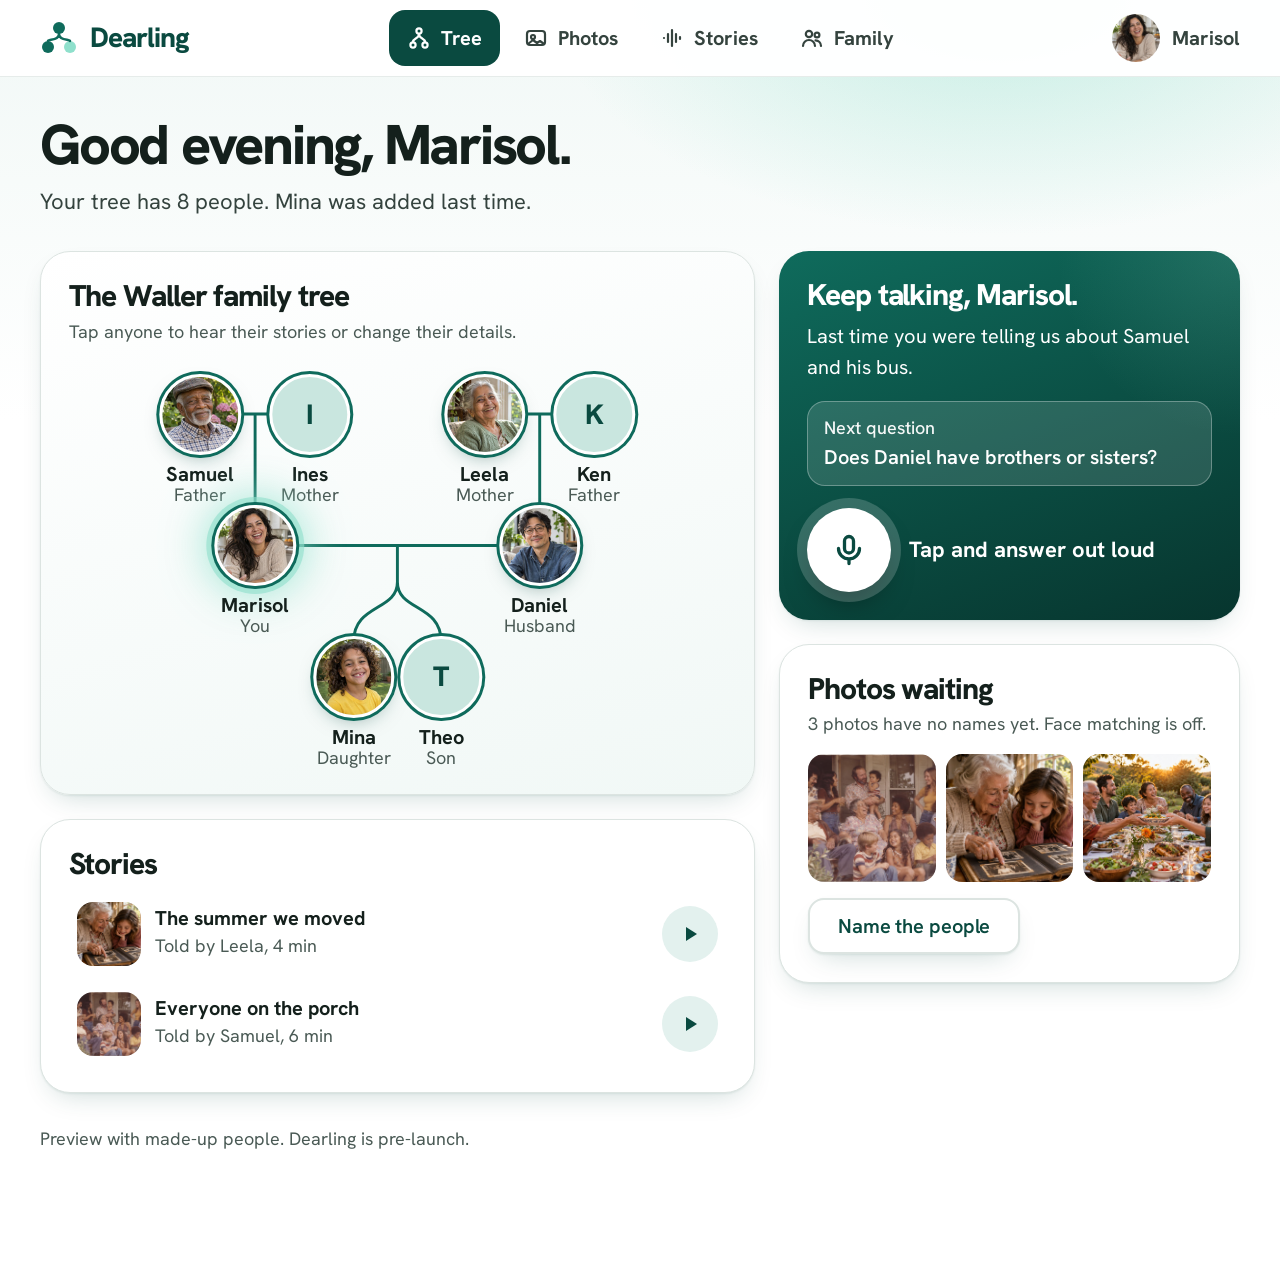
<file: a/app-home.html>
<!doctype html>
<html lang="en">
<head>
<meta name="robots" content="noindex, nofollow">
<meta charset="utf-8">
<meta name="viewport" content="width=device-width, initial-scale=1">
<title>Dearling - Home</title>
<link rel="icon" href="data:image/svg+xml,%3Csvg xmlns=%27http://www.w3.org/2000/svg%27 viewBox=%270 0 38 38%27%3E%3Ccircle cx=%2719%27 cy=%279%27 r=%276%27 fill=%27%230f6b5c%27/%3E%3Ccircle cx=%278%27 cy=%2728%27 r=%276%27 fill=%27%230f6b5c%27/%3E%3Ccircle cx=%2730%27 cy=%2728%27 r=%276%27 fill=%27%238fe0cc%27/%3E%3C/svg%3E">
<link rel="stylesheet" href="style.css">
<link rel="stylesheet" href="app.css">
</head>
<body class="app">
<header class="top">
  <div class="wrap">
    <a class="brand" href="index.html" aria-label="Dearling home"><svg viewBox="0 0 38 38" aria-hidden="true"><circle cx="19" cy="9" r="6" fill="#0f6b5c"/><circle cx="8" cy="28" r="6" fill="#0f6b5c"/><circle cx="30" cy="28" r="6" fill="#8fe0cc"/><path d="M19 15 C19 22 8 20 8 22 M19 15 C19 22 30 20 30 22" stroke="#0f6b5c" stroke-width="2.5" fill="none" stroke-linecap="round"/></svg>Dearling</a>
    <nav class="tabs" aria-label="Main"><a href="app-home.html" aria-current="page"><svg viewBox="0 0 24 24" fill="none" stroke="currentColor" stroke-width="2.2" stroke-linecap="round" aria-hidden="true"><circle cx="12" cy="5" r="2.6"/><circle cx="6" cy="19" r="2.6"/><circle cx="18" cy="19" r="2.6"/><path d="M12 8c0 5-6 4-6 8M12 8c0 5 6 4 6 8"/></svg><span>Tree</span></a><a href="#"><svg viewBox="0 0 24 24" fill="none" stroke="currentColor" stroke-width="2.2" stroke-linejoin="round" aria-hidden="true"><rect x="3" y="5" width="18" height="14" rx="3"/><circle cx="9" cy="11" r="2"/><path d="M4 18l5-4 4 3 3-2 4 3"/></svg><span>Photos</span></a><a href="rewatch.html"><svg viewBox="0 0 24 24" fill="none" stroke="currentColor" stroke-width="2.2" stroke-linecap="round" aria-hidden="true"><path d="M4 12v0M8 8v8M12 4v16M16 8v8M20 11v2"/></svg><span>Stories</span></a><a href="#"><svg viewBox="0 0 24 24" fill="none" stroke="currentColor" stroke-width="2.2" stroke-linecap="round" aria-hidden="true"><circle cx="9" cy="8" r="3.2"/><circle cx="17" cy="9" r="2.4"/><path d="M3 20c0-3.5 2.7-6 6-6s6 2.5 6 6M15.5 14.4c3 .2 5.5 2.3 5.5 5.6"/></svg><span>Family</span></a></nav>
    <span class="me"><img src="assets/marisol.jpg" alt="" width="96" height="96"><span>Marisol</span></span>
  </div>
</header>
<main class="wrap app-main">
  <h1 class="hello">Good evening, Marisol.</h1>
  <p class="hello-sub">Your tree has 8 people. Mina was added last time.</p>
  <div class="app-grid">
    <div class="stack-col">
    <section class="panel tree-panel" aria-labelledby="t">
      <div class="head"><div><h2 id="t">The Waller family tree</h2><p class="meta">Tap anyone to hear their stories or change their details.</p></div></div>
      <div class="tbox">
        <svg class="d" viewBox="0 0 900 560" aria-hidden="true"><path d="M228 70H282M255 70V202M618 70H672M645 70V202M303 250H597M450 250V300C450 340 390 330 390 382M450 300C450 340 510 330 510 382"/></svg>
        <svg class="m" viewBox="0 0 360 520" aria-hidden="true"><path d="M81 46H99M90 46V178M261 46H279M270 46V178M126 214H234M180 214V268C180 300 126 290 126 346M180 268C180 300 234 290 234 346"/></svg>
        <div class="tnode" style="--x:20;--y:12.5;--mx:12.5;--my:8.85"><div class="face"><img src="assets/samuel.jpg" alt="" width="192" height="192"></div><span class="who">Samuel</span><span class="role">Father</span></div><div class="tnode noimg noimg" style="--x:36.67;--y:12.5;--mx:37.5;--my:8.85"><div class="face">I</div><span class="who">Ines</span><span class="role">Mother</span></div><div class="tnode" style="--x:63.33;--y:12.5;--mx:62.5;--my:8.85"><div class="face"><img src="assets/leela.jpg" alt="" width="192" height="192"></div><span class="who">Leela</span><span class="role">Mother</span></div><div class="tnode noimg noimg" style="--x:80;--y:12.5;--mx:87.5;--my:8.85"><div class="face">K</div><span class="who">Ken</span><span class="role">Father</span></div><div class="tnode lit" style="--x:28.33;--y:44.64;--mx:25;--my:41.15"><div class="face"><img src="assets/marisol.jpg" alt="" width="192" height="192"></div><span class="who">Marisol</span><span class="role">You</span></div><div class="tnode" style="--x:71.67;--y:44.64;--mx:75;--my:41.15"><div class="face"><img src="assets/daniel.jpg" alt="" width="192" height="192"></div><span class="who">Daniel</span><span class="role">Husband</span></div><div class="tnode new" style="--x:43.33;--y:76.79;--mx:35;--my:73.46"><div class="face"><img src="assets/mina.jpg" alt="" width="192" height="192"></div><span class="who">Mina</span><span class="role">Daughter</span></div><div class="tnode noimg noimg" style="--x:56.67;--y:76.79;--mx:65;--my:73.46"><div class="face">T</div><span class="who">Theo</span><span class="role">Son</span></div>
      </div>
    </section>
      <section class="panel" aria-labelledby="s">
        <h2 id="s">Stories</h2>
        <div class="slist">
          <a class="srow" href="rewatch.html" style="text-decoration:none;color:inherit"><img src="assets/album.jpg" alt=""><span><b>The summer we moved</b><small>Told by Leela, 4 min</small></span><span class="btn" aria-hidden="true"><svg viewBox="0 0 24 24" fill="currentColor" aria-hidden="true"><path d="M8 5v14l11-7z"/></svg></span></a>
          <a class="srow" href="rewatch.html" style="text-decoration:none;color:inherit"><img src="assets/porch.jpg" alt=""><span><b>Everyone on the porch</b><small>Told by Samuel, 6 min</small></span><span class="btn" aria-hidden="true"><svg viewBox="0 0 24 24" fill="currentColor" aria-hidden="true"><path d="M8 5v14l11-7z"/></svg></span></a>
        </div>
      </section>
    </div>
    <div class="stack-col">
      <section class="panel talk" aria-labelledby="k">
        <h2 id="k">Keep talking, Marisol.</h2>
        <p>Last time you were telling us about Samuel and his bus.</p>
        <div class="next"><small>Next question</small>Does Daniel have brothers or sisters?</div>
        <div class="mic"><button class="btn-mic" type="button" aria-label="Start talking"><svg viewBox="0 0 24 24" fill="none" stroke="currentColor" stroke-width="2.2" stroke-linecap="round" aria-hidden="true"><rect x="9" y="3" width="6" height="11" rx="3"/><path d="M5 11a7 7 0 0014 0M12 18v3"/></svg></button><span>Tap and answer out loud</span></div>
      </section>
      <section class="panel" aria-labelledby="p">
        <h2 id="p">Photos waiting</h2>
        <p class="meta">3 photos have no names yet. Face matching is off.</p>
        <div class="thumbs"><img src="assets/porch.jpg" alt="Old porch photograph"><img src="assets/album.jpg" alt="Grandmother and girl with an album"><img src="assets/dinner.jpg" alt="Family dinner outdoors"></div>
        <a class="btn btn-quiet" href="#">Name the people</a>
      </section>
    </div>
  </div>
  <p class="meta" style="margin-top:32px;font-size:18px;color:var(--ink-3)">Preview with made-up people. Dearling is pre-launch.</p>
</main>
<nav class="botbar" aria-label="Main"><a href="app-home.html" aria-current="page"><svg viewBox="0 0 24 24" fill="none" stroke="currentColor" stroke-width="2.2" stroke-linecap="round" aria-hidden="true"><circle cx="12" cy="5" r="2.6"/><circle cx="6" cy="19" r="2.6"/><circle cx="18" cy="19" r="2.6"/><path d="M12 8c0 5-6 4-6 8M12 8c0 5 6 4 6 8"/></svg><span>Tree</span></a><a href="#"><svg viewBox="0 0 24 24" fill="none" stroke="currentColor" stroke-width="2.2" stroke-linejoin="round" aria-hidden="true"><rect x="3" y="5" width="18" height="14" rx="3"/><circle cx="9" cy="11" r="2"/><path d="M4 18l5-4 4 3 3-2 4 3"/></svg><span>Photos</span></a><a href="rewatch.html"><svg viewBox="0 0 24 24" fill="none" stroke="currentColor" stroke-width="2.2" stroke-linecap="round" aria-hidden="true"><path d="M4 12v0M8 8v8M12 4v16M16 8v8M20 11v2"/></svg><span>Stories</span></a><a href="#"><svg viewBox="0 0 24 24" fill="none" stroke="currentColor" stroke-width="2.2" stroke-linecap="round" aria-hidden="true"><circle cx="9" cy="8" r="3.2"/><circle cx="17" cy="9" r="2.4"/><path d="M3 20c0-3.5 2.7-6 6-6s6 2.5 6 6M15.5 14.4c3 .2 5.5 2.3 5.5 5.6"/></svg><span>Family</span></a></nav>
</body></html>
</file>
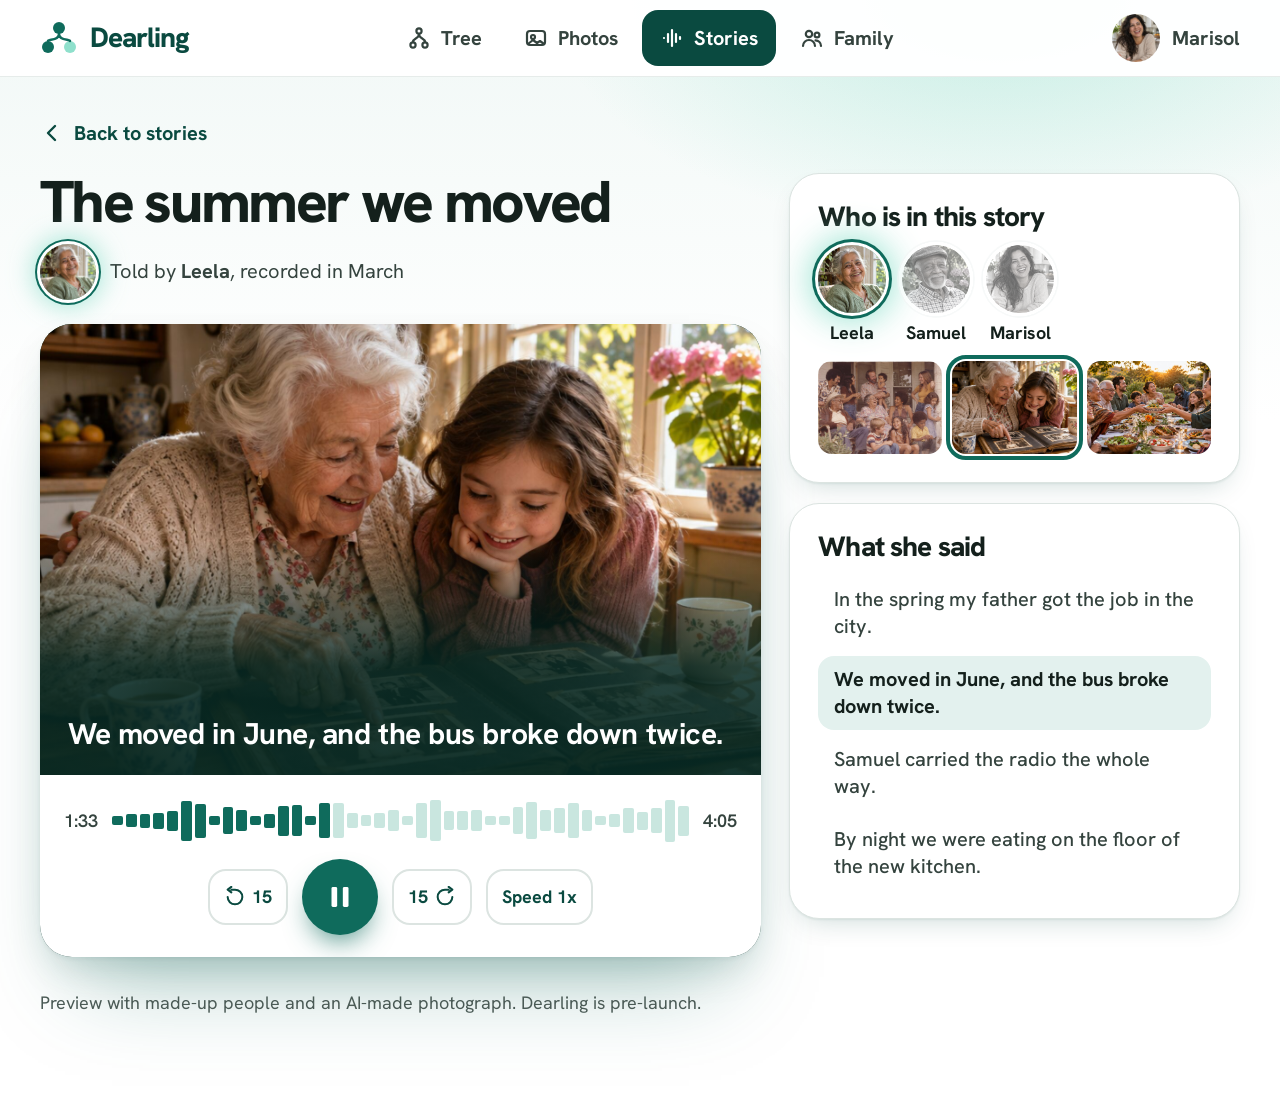
<file: a/rewatch.html>
<!doctype html>
<html lang="en">
<head>
<meta name="robots" content="noindex, nofollow">
<meta charset="utf-8">
<meta name="viewport" content="width=device-width, initial-scale=1">
<title>Dearling - The summer we moved</title>
<link rel="icon" href="data:image/svg+xml,%3Csvg xmlns=%27http://www.w3.org/2000/svg%27 viewBox=%270 0 38 38%27%3E%3Ccircle cx=%2719%27 cy=%279%27 r=%276%27 fill=%27%230f6b5c%27/%3E%3Ccircle cx=%278%27 cy=%2728%27 r=%276%27 fill=%27%230f6b5c%27/%3E%3Ccircle cx=%2730%27 cy=%2728%27 r=%276%27 fill=%27%238fe0cc%27/%3E%3C/svg%3E">
<link rel="stylesheet" href="style.css">
<link rel="stylesheet" href="app.css">
</head>
<body class="app">
<header class="top">
  <div class="wrap">
    <a class="brand" href="index.html" aria-label="Dearling home"><svg viewBox="0 0 38 38" aria-hidden="true"><circle cx="19" cy="9" r="6" fill="#0f6b5c"/><circle cx="8" cy="28" r="6" fill="#0f6b5c"/><circle cx="30" cy="28" r="6" fill="#8fe0cc"/><path d="M19 15 C19 22 8 20 8 22 M19 15 C19 22 30 20 30 22" stroke="#0f6b5c" stroke-width="2.5" fill="none" stroke-linecap="round"/></svg>Dearling</a>
    <nav class="tabs" aria-label="Main"><a href="app-home.html"><svg viewBox="0 0 24 24" fill="none" stroke="currentColor" stroke-width="2.2" stroke-linecap="round" aria-hidden="true"><circle cx="12" cy="5" r="2.6"/><circle cx="6" cy="19" r="2.6"/><circle cx="18" cy="19" r="2.6"/><path d="M12 8c0 5-6 4-6 8M12 8c0 5 6 4 6 8"/></svg><span>Tree</span></a><a href="#"><svg viewBox="0 0 24 24" fill="none" stroke="currentColor" stroke-width="2.2" stroke-linejoin="round" aria-hidden="true"><rect x="3" y="5" width="18" height="14" rx="3"/><circle cx="9" cy="11" r="2"/><path d="M4 18l5-4 4 3 3-2 4 3"/></svg><span>Photos</span></a><a href="rewatch.html" aria-current="page"><svg viewBox="0 0 24 24" fill="none" stroke="currentColor" stroke-width="2.2" stroke-linecap="round" aria-hidden="true"><path d="M4 12v0M8 8v8M12 4v16M16 8v8M20 11v2"/></svg><span>Stories</span></a><a href="#"><svg viewBox="0 0 24 24" fill="none" stroke="currentColor" stroke-width="2.2" stroke-linecap="round" aria-hidden="true"><circle cx="9" cy="8" r="3.2"/><circle cx="17" cy="9" r="2.4"/><path d="M3 20c0-3.5 2.7-6 6-6s6 2.5 6 6M15.5 14.4c3 .2 5.5 2.3 5.5 5.6"/></svg><span>Family</span></a></nav>
    <span class="me"><img src="assets/marisol.jpg" alt="" width="96" height="96"><span>Marisol</span></span>
  </div>
</header>
<main class="wrap rw">
  <a class="back" href="app-home.html"><svg viewBox="0 0 24 24" fill="none" stroke="currentColor" stroke-width="2.4" stroke-linecap="round" stroke-linejoin="round" aria-hidden="true"><path d="M15 5l-7 7 7 7"/></svg>Back to stories</a>
  <div class="rw-grid">
    <div>
      <h1>The summer we moved</h1>
      <div class="by"><img src="assets/leela.jpg" alt="" width="112" height="112"><span>Told by <b>Leela</b>, recorded in March</span></div>
      <div class="player">
        <div class="shot">
          <img src="assets/album.jpg" alt="Leela and her granddaughter looking through an old photo album">
          <p class="sub-line" data-over-image data-sub>We moved in June, and the bus broke down twice.</p>
        </div>
        <div class="ctrl">
          <div class="prog"><span data-now>1:32</span><div class="track"><div class="bars2" data-bars aria-hidden="true"><i class="on" style="--h:18%"></i><i class="on" style="--h:28%"></i><i class="on" style="--h:29%"></i><i class="on" style="--h:33%"></i><i class="on" style="--h:42%"></i><i class="on" style="--h:83%"></i><i class="on" style="--h:71%"></i><i class="on" style="--h:19%"></i><i class="on" style="--h:55%"></i><i class="on" style="--h:43%"></i><i class="on" style="--h:18%"></i><i class="on" style="--h:29%"></i><i class="on" style="--h:63%"></i><i class="on" style="--h:65%"></i><i class="on" style="--h:20%"></i><i class="on" style="--h:72%"></i><i class="" style="--h:72%"></i><i class="" style="--h:32%"></i><i class="" style="--h:24%"></i><i class="" style="--h:30%"></i><i class="" style="--h:45%"></i><i class="" style="--h:20%"></i><i class="" style="--h:72%"></i><i class="" style="--h:85%"></i><i class="" style="--h:41%"></i><i class="" style="--h:41%"></i><i class="" style="--h:43%"></i><i class="" style="--h:18%"></i><i class="" style="--h:19%"></i><i class="" style="--h:56%"></i><i class="" style="--h:77%"></i><i class="" style="--h:43%"></i><i class="" style="--h:51%"></i><i class="" style="--h:73%"></i><i class="" style="--h:44%"></i><i class="" style="--h:19%"></i><i class="" style="--h:28%"></i><i class="" style="--h:52%"></i><i class="" style="--h:37%"></i><i class="" style="--h:52%"></i><i class="" style="--h:87%"></i><i class="" style="--h:62%"></i></div></div><span>4:05</span></div>
          <div class="btnrow">
            <button class="skip" type="button" aria-label="Back 15 seconds"><svg viewBox="0 0 24 24" fill="none" stroke="currentColor" stroke-width="2.2" stroke-linecap="round" stroke-linejoin="round" aria-hidden="true"><path d="M4 12a8 8 0 108-8H8M8 1l-4 3 4 3"/></svg>15</button>
            <button class="big-play" type="button" data-play aria-label="Pause story"><svg viewBox="0 0 24 24" fill="currentColor" aria-hidden="true"><rect x="6" y="5" width="4" height="14" rx="1"/><rect x="14" y="5" width="4" height="14" rx="1"/></svg></button>
            <button class="skip" type="button" aria-label="Forward 15 seconds">15<svg viewBox="0 0 24 24" fill="none" stroke="currentColor" stroke-width="2.2" stroke-linecap="round" stroke-linejoin="round" aria-hidden="true"><path d="M20 12a8 8 0 11-8-8h4M16 1l4 3-4 3"/></svg></button>
            <button class="skip" type="button">Speed 1x</button>
          </div>
        </div>
      </div>
    </div>
    <aside class="side">
      <section class="panel" aria-labelledby="who">
        <h2 id="who">Who is in this story</h2>
        <div class="faces-row">
          <div class="fp lit" data-f="leela"><img src="assets/leela.jpg" alt="">Leela</div>
          <div class="fp" data-f="samuel"><img src="assets/samuel.jpg" alt="">Samuel</div>
          <div class="fp" data-f="marisol"><img src="assets/marisol.jpg" alt="">Marisol</div>
        </div>
        <div class="strip"><img src="assets/porch.jpg" alt=""><img class="cur" src="assets/album.jpg" alt=""><img src="assets/dinner.jpg" alt=""></div>
      </section>
      <section class="panel" aria-labelledby="tr">
        <h2 id="tr">What she said</h2>
        <div class="tr" data-tr>
          <button type="button">In the spring my father got the job in the city.</button>
          <button type="button" class="now">We moved in June, and the bus broke down twice.</button>
          <button type="button">Samuel carried the radio the whole way.</button>
          <button type="button">By night we were eating on the floor of the new kitchen.</button>
        </div>
      </section>
    </aside>
  </div>
  <p style="margin-top:32px;font-size:18px;color:var(--ink-3)">Preview with made-up people and an AI-made photograph. Dearling is pre-launch.</p>
</main>
<nav class="botbar" aria-label="Main"><a href="app-home.html"><svg viewBox="0 0 24 24" fill="none" stroke="currentColor" stroke-width="2.2" stroke-linecap="round" aria-hidden="true"><circle cx="12" cy="5" r="2.6"/><circle cx="6" cy="19" r="2.6"/><circle cx="18" cy="19" r="2.6"/><path d="M12 8c0 5-6 4-6 8M12 8c0 5 6 4 6 8"/></svg><span>Tree</span></a><a href="#"><svg viewBox="0 0 24 24" fill="none" stroke="currentColor" stroke-width="2.2" stroke-linejoin="round" aria-hidden="true"><rect x="3" y="5" width="18" height="14" rx="3"/><circle cx="9" cy="11" r="2"/><path d="M4 18l5-4 4 3 3-2 4 3"/></svg><span>Photos</span></a><a href="rewatch.html" aria-current="page"><svg viewBox="0 0 24 24" fill="none" stroke="currentColor" stroke-width="2.2" stroke-linecap="round" aria-hidden="true"><path d="M4 12v0M8 8v8M12 4v16M16 8v8M20 11v2"/></svg><span>Stories</span></a><a href="#"><svg viewBox="0 0 24 24" fill="none" stroke="currentColor" stroke-width="2.2" stroke-linecap="round" aria-hidden="true"><circle cx="9" cy="8" r="3.2"/><circle cx="17" cy="9" r="2.4"/><path d="M3 20c0-3.5 2.7-6 6-6s6 2.5 6 6M15.5 14.4c3 .2 5.5 2.3 5.5 5.6"/></svg><span>Family</span></a></nav>

<script src="site.js"></script>
<script>
(function(){
  var reduce=matchMedia("(prefers-reduced-motion: reduce)").matches;
  var btn=document.querySelector("[data-play]"), now=document.querySelector("[data-now]");
  var bars=[].slice.call(document.querySelectorAll("[data-bars] i")), lines=[].slice.call(document.querySelectorAll("[data-tr] button"));
  var sub=document.querySelector("[data-sub]"), faces={samuel:document.querySelector('[data-f=samuel]'),marisol:document.querySelector('[data-f=marisol]'),leela:document.querySelector('[data-f=leela]')};
  var PAUSE='<svg viewBox="0 0 24 24" fill="currentColor" aria-hidden="true"><rect x="6" y="5" width="4" height="14" rx="1"/><rect x="14" y="5" width="4" height="14" rx="1"/></svg>';
  var PLAY='<svg viewBox="0 0 24 24" fill="currentColor" aria-hidden="true"><path d="M8 5v14l11-7z"/></svg>';
  var t=92, playing=!reduce, total=245;
  var who=[["leela"],["leela"],["leela","samuel"],["leela","marisol"]], at=[0,60,120,190];
  function fmt(s){return Math.floor(s/60)+":"+("0"+Math.floor(s%60)).slice(-2);}
  function paint(){
    now.textContent=fmt(t);
    var k=Math.round(t/total*bars.length); bars.forEach(function(b,i){b.classList.toggle("on",i<k);});
    var idx=0; at.forEach(function(a,i){if(t>=a)idx=i;});
    lines.forEach(function(l,i){l.classList.toggle("now",i===idx);});
    sub.textContent=lines[idx].textContent;
    Object.keys(faces).forEach(function(n){faces[n].classList.toggle("lit",who[idx].indexOf(n)>-1);});
  }
  function setBtn(){btn.innerHTML=playing?PAUSE:PLAY;btn.setAttribute("aria-label",playing?"Pause story":"Play story");}
  btn.addEventListener("click",function(){playing=!playing;setBtn();});
  lines.forEach(function(l,i){l.addEventListener("click",function(){t=at[i]+1;paint();});});
  setInterval(function(){if(playing){t=(t+1)%total;paint();}},1000);
  setBtn();paint();
})();
</script>
</body></html>
</file>
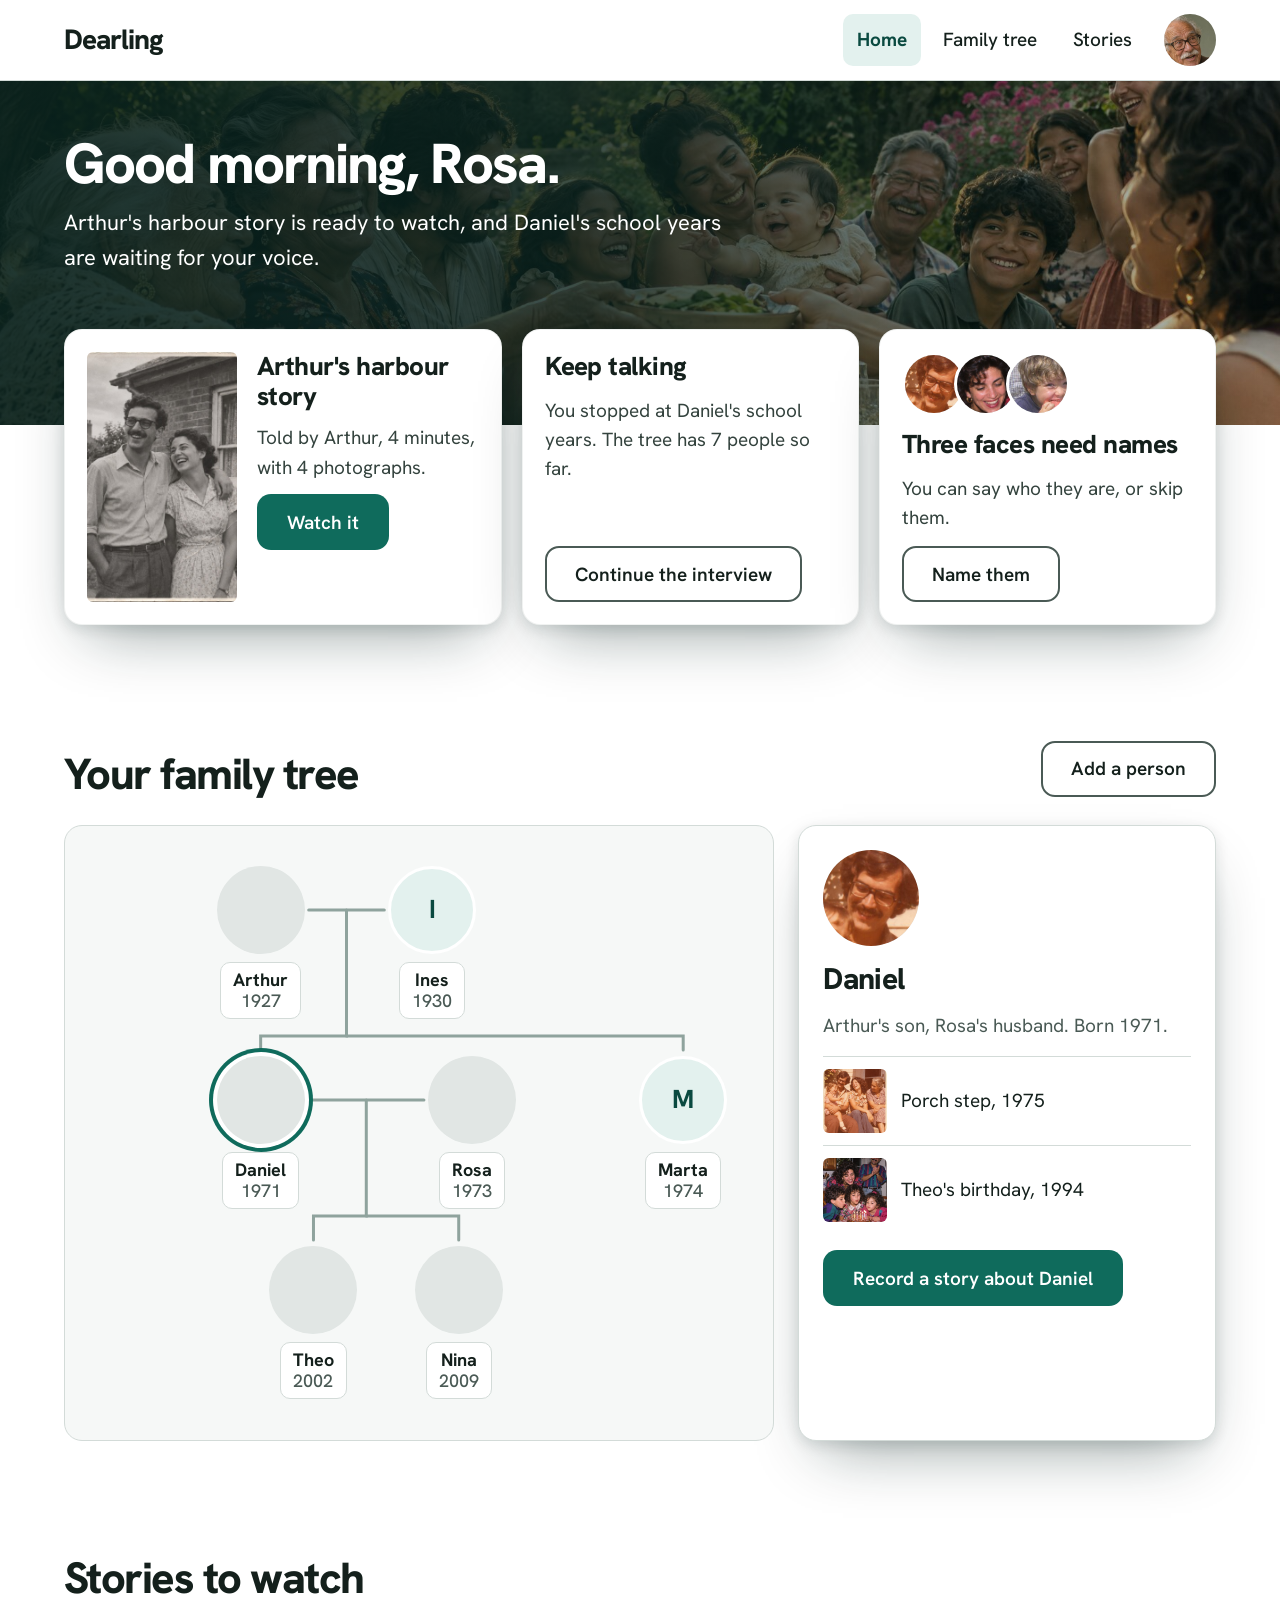
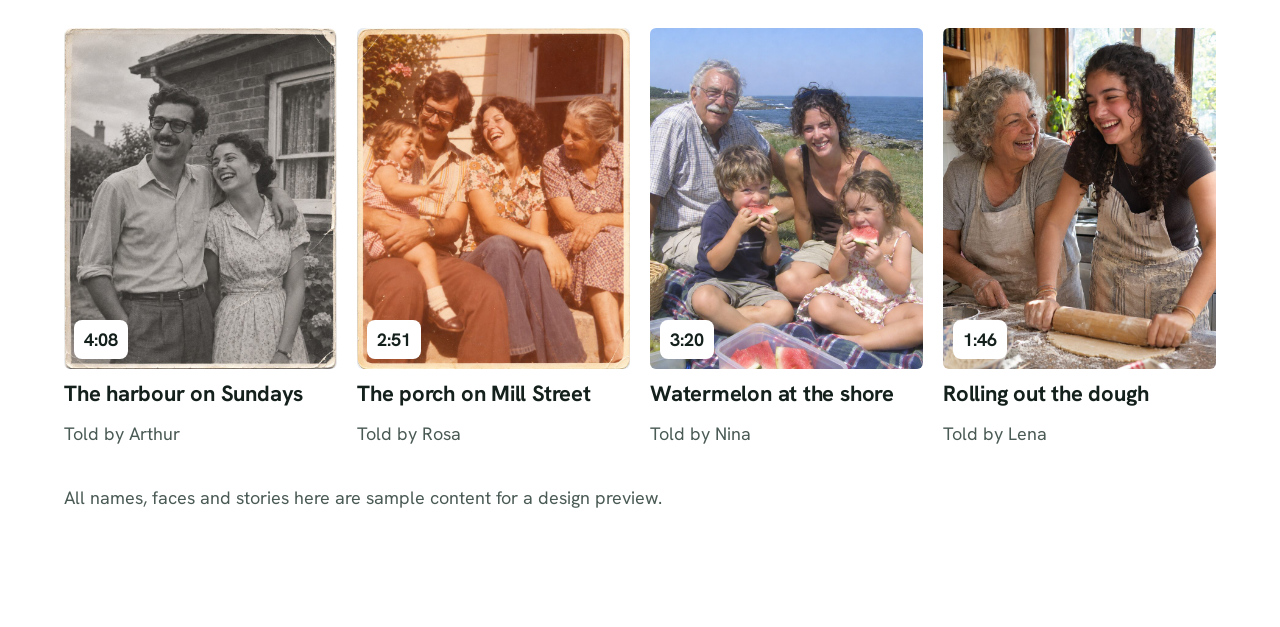
<file: c/app-home.html>
<!doctype html>
<html lang="en">
<head>
<meta name="robots" content="noindex, nofollow">
<meta charset="utf-8">
<meta name="viewport" content="width=device-width, initial-scale=1">
<title>Dearling home, Album direction</title>
<link rel="icon" href="data:image/svg+xml,%3Csvg xmlns=%27http://www.w3.org/2000/svg%27 viewBox=%270 0 32 32%27%3E%3Crect width=%2732%27 height=%2732%27 rx=%277%27 fill=%27%230f6b5c%27/%3E%3Ccircle cx=%2716%27 cy=%2713%27 r=%275%27 fill=%27white%27/%3E%3Cpath d=%27M7 27c1-6 5-8 9-8s8 2 9 8z%27 fill=%27white%27/%3E%3C/svg%3E">
<link rel="stylesheet" href="album.css">
</head>
<body>
<nav class="bar solid" aria-label="Main">
  <a class="brand" href="index.html">Dearling</a>
  <a class="nav" href="app-home.html" aria-current="page">Home</a>
  <a class="nav hide-sm" href="#tree">Family tree</a>
  <a class="nav hide-sm" href="#stories">Stories</a>
  <span class="face" data-face="grandpa" data-d="52" role="img" aria-label="Signed in as Rosa" style="margin-left:10px"></span>
</nav>

<header class="band onphoto">
  <img src="assets/table.jpg" alt="" style="object-position:60% 35%">
  <div class="scrim"></div>
  <div class="inner">
    <h1>Good morning, Rosa.</h1>
    <p>Arthur's harbour story is ready to watch, and Daniel's school years are waiting for your voice.</p>
  </div>
</header>

<section class="pull" aria-label="What to do next">
  <article class="card watch">
    <div class="th"><img src="assets/p1952.jpg" alt="" style="object-position:50% 30%"></div>
    <div class="bd">
      <h3>Arthur's harbour story</h3>
      <p>Told by Arthur, 4 minutes, with 4 photographs.</p>
      <a class="btn btn-primary" href="rewatch.html">Watch it</a>
    </div>
  </article>
  <article class="card">
    <h3>Keep talking</h3>
    <p>You stopped at Daniel's school years. The tree has 7 people so far.</p>
    <a class="btn btn-line pushdown" href="index.html">Continue the interview</a>
  </article>
  <article class="card">
    <div class="faces" aria-hidden="true">
      <span class="face" data-face="p1975" data-d="64"></span>
      <span class="face" data-face="p1994" data-d="64"></span>
      <span class="face" data-face="p2008" data-d="64"></span>
    </div>
    <h3>Three faces need names</h3>
    <p>You can say who they are, or skip them.</p>
    <a class="btn btn-line pushdown" href="rewatch.html">Name them</a>
  </article>
</section>

<section class="sec wrap" style="padding-bottom:0" id="tree">
  <div class="intro" style="margin-bottom:28px;grid-template-columns:1fr auto">
    <h2 class="h2" style="font-size:clamp(32px,3.4vw,46px)">Your family tree</h2>
    <a class="btn btn-line" href="index.html">Add a person</a>
  </div>
</section>
<div class="treewrap">
  <div class="treecard">
    <div class="treebox" id="treebox" role="group" aria-label="Family tree with seven people">
      <svg id="treesvg" aria-hidden="true" preserveAspectRatio="none"></svg>
    </div>
  </div>
  <aside class="person" aria-label="Daniel">
    <span class="face" data-face="p1975" data-d="96"></span>
    <h3>Daniel</h3>
    <p class="meta">Arthur's son, Rosa's husband. Born 1971.</p>
    <ul>
      <li><span class="th"><img src="assets/p1975.jpg" alt=""></span><span>Porch step, 1975</span></li>
      <li><span class="th"><img src="assets/p1994.jpg" alt=""></span><span>Theo's birthday, 1994</span></li>
    </ul>
    <a class="btn btn-primary" href="rewatch.html">Record a story about Daniel</a>
  </aside>
</div>

<section class="sec" id="stories">
  <div class="wrap" style="margin-bottom:28px"><h2 class="h2" style="font-size:clamp(32px,3.4vw,46px)">Stories to watch</h2></div>
  <div class="rail">
    <a class="story" href="rewatch.html"><div class="im"><img src="assets/p1952.jpg" alt=""><span class="dur">4:08</span></div><h3>The harbour on Sundays</h3><span class="by">Told by Arthur</span></a>
    <a class="story" href="rewatch.html"><div class="im"><img src="assets/p1975.jpg" alt=""><span class="dur">2:51</span></div><h3>The porch on Mill Street</h3><span class="by">Told by Rosa</span></a>
    <a class="story" href="rewatch.html"><div class="im"><img src="assets/p2008.jpg" alt=""><span class="dur">3:20</span></div><h3>Watermelon at the shore</h3><span class="by">Told by Nina</span></a>
    <a class="story" href="rewatch.html"><div class="im"><img src="assets/p2025.jpg" alt=""><span class="dur">1:46</span></div><h3>Rolling out the dough</h3><span class="by">Told by Lena</span></a>
  </div>
  <p class="wrap" style="margin-top:36px;color:var(--ink-3);font-size:18px">All names, faces and stories here are sample content for a design preview.</p>
</section>

<script src="album.js"></script>
<script>
(function () {
  var box = document.getElementById("treebox"), svg = document.getElementById("treesvg");
  // x, y in percent of the box; y is the top of the face circle in px rows
  var P = [
    { id: "arthur", n: "Arthur", s: "1927", k: "p1952", x: 26, y: 10 },
    { id: "ines", n: "Ines", s: "1930", init: "I", x: 52, y: 10 },
    { id: "daniel", n: "Daniel", s: "1971", k: "p1975", x: 26, y: 200, sel: 1 },
    { id: "rosa", n: "Rosa", s: "1973", k: "p1994", x: 58, y: 200 },
    { id: "marta", n: "Marta", s: "1974", init: "M", x: 90, y: 200 },
    { id: "theo", n: "Theo", s: "2002", k: "p2008", x: 34, y: 390 },
    { id: "nina", n: "Nina", s: "2009", k: "p2025", x: 56, y: 390 }
  ];
  var D = 88;
  var W = box.clientWidth, minW = 640;
  box.style.minWidth = minW + "px";
  function draw() {
    W = box.clientWidth;
    box.querySelectorAll(".node").forEach(function (n) { n.remove(); });
    var pos = {};
    P.forEach(function (p) {
      var a = document.createElement("a");
      a.className = "node" + (p.sel ? " sel" : ""); a.href = "rewatch.html"; a.style.left = p.x / 100 * W + "px"; a.style.top = p.y + "px";
      var f = document.createElement("span");
      if (p.k) { f.className = "face"; f.setAttribute("data-face", p.k); }
      else { f.className = "face init"; f.textContent = p.init; f.style.width = f.style.height = D + "px"; }
      var lab = document.createElement("span"); lab.className = "lab"; lab.innerHTML = p.n + "<small>" + p.s + "</small>";
      a.appendChild(f); a.appendChild(lab); box.appendChild(a);
      if (p.k) { window.ALBUM_FACES; }
      pos[p.id] = [p.x / 100 * W, p.y];
    });
    box.querySelectorAll("[data-face]").forEach(function () {});
    // crop faces via album.js helper exposed through events
    box.querySelectorAll(".node .face[data-face]").forEach(function (el) { window.__faceCrop(el, el.getAttribute("data-face"), D); });
    var r = D / 2;
    function c(id) { return pos[id]; }
    var a = c("arthur"), i = c("ines"), d = c("daniel"), ro = c("rosa"), t = c("theo"), n = c("nina"), m = c("marta");
    var cm = (a[0] + i[0]) / 2, cr = (d[0] + ro[0]) / 2;
    var paths = [
      "M" + (a[0] + r + 4) + " " + (a[1] + r) + " H" + (i[0] - r - 4),
      "M" + cm + " " + (a[1] + r) + " V" + (a[1] + 170) + " H" + d[0] + " V" + (d[1] - 6),
      "M" + cm + " " + (a[1] + 170) + " H" + m[0] + " V" + (m[1] - 6),
      "M" + (d[0] + r + 4) + " " + (d[1] + r) + " H" + (ro[0] - r - 4),
      "M" + cr + " " + (d[1] + r) + " V" + (d[1] + 160) + " H" + t[0] + " V" + (t[1] - 6),
      "M" + cr + " " + (d[1] + 160) + " H" + n[0] + " V" + (n[1] - 6)
    ];
    svg.setAttribute("viewBox", "0 0 " + W + " " + box.clientHeight);
    svg.innerHTML = paths.map(function (p) { return '<path d="' + p + '"/>'; }).join("");
  }
  window.addEventListener("resize", draw);
  if (window.__faceCrop) draw(); else window.addEventListener("load", draw);
})();
</script>
</body>
</html>
</file>
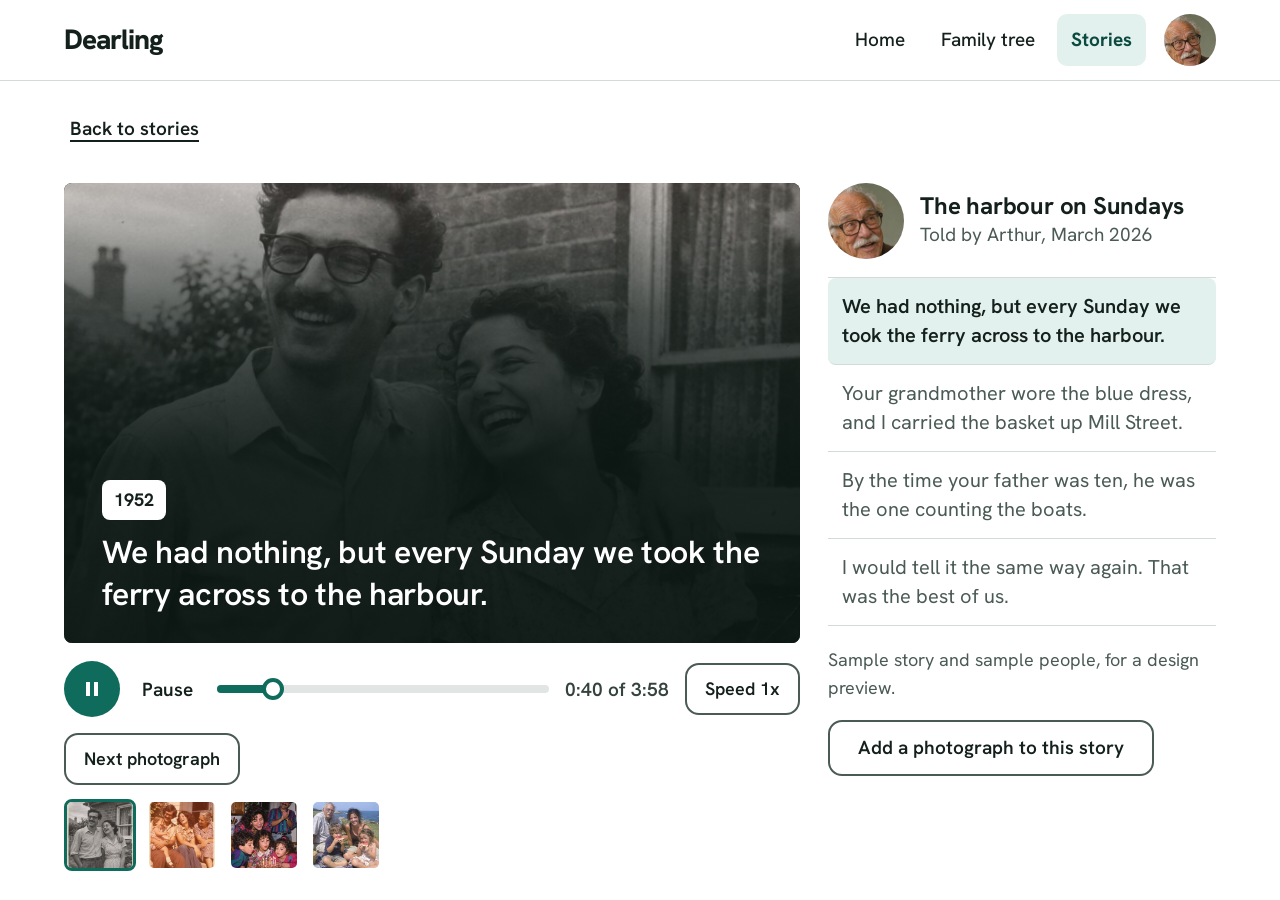
<file: c/rewatch.html>
<!doctype html>
<html lang="en">
<head>
<meta name="robots" content="noindex, nofollow">
<meta charset="utf-8">
<meta name="viewport" content="width=device-width, initial-scale=1">
<title>Rewatch a story, Album direction</title>
<link rel="icon" href="data:image/svg+xml,%3Csvg xmlns=%27http://www.w3.org/2000/svg%27 viewBox=%270 0 32 32%27%3E%3Crect width=%2732%27 height=%2732%27 rx=%277%27 fill=%27%230f6b5c%27/%3E%3Ccircle cx=%2716%27 cy=%2713%27 r=%275%27 fill=%27white%27/%3E%3Cpath d=%27M7 27c1-6 5-8 9-8s8 2 9 8z%27 fill=%27white%27/%3E%3C/svg%3E">
<link rel="stylesheet" href="album.css">
</head>
<body>
<nav class="bar solid" aria-label="Main">
  <a class="brand" href="index.html">Dearling</a>
  <a class="nav" href="app-home.html">Home</a>
  <a class="nav hide-sm" href="app-home.html#tree">Family tree</a>
  <a class="nav hide-sm" href="app-home.html#stories" aria-current="page">Stories</a>
  <span class="face" data-face="grandpa" data-d="52" role="img" aria-label="Signed in as Rosa" style="margin-left:10px"></span>
</nav>

<div class="wrap" style="padding-top:22px"><a class="linkbtn" href="app-home.html#stories">Back to stories</a></div>

<div class="watchgrid">
  <section aria-label="Story player">
    <div class="screen onphoto" id="player">
      <div class="slide on" data-year="1952"><img src="assets/p1952.jpg" alt="Arthur and Ines in 1952 outside a brick house" style="object-position:50% 35%"></div>
      <div class="slide" data-year="1975"><img src="assets/p1975.jpg" alt="A young family on a porch step in 1975" style="object-position:50% 30%"></div>
      <div class="slide" data-year="1994"><img src="assets/p1994.jpg" alt="Children blowing out birthday candles in 1994" style="object-position:50% 45%"></div>
      <div class="slide" data-year="2008"><img src="assets/p2008.jpg" alt="A seaside picnic in 2008" style="object-position:50% 35%"></div>
      <div class="scrim"></div>
      <div class="cap" aria-live="off"><span class="yr">1952</span><p>We had nothing, but every Sunday we took the ferry across to the harbour.</p></div>
    </div>
    <div class="controls">
      <button class="iconbtn" id="playbtn" aria-pressed="false" aria-label="Play or pause the story">
        <svg class="ic-play" viewBox="0 0 24 24" aria-hidden="true"><path d="M8 5v14l11-7z"/></svg>
        <svg class="ic-pause" viewBox="0 0 24 24" aria-hidden="true" style="display:none"><path d="M6 5h4v14H6zM14 5h4v14h-4z"/></svg>
      </button>
      <span id="playlabel" class="linkbtn" style="text-decoration:none;min-width:3.4em">Play</span>
      <div class="scrub" id="scrub" role="slider" tabindex="0" aria-label="Position in the story" aria-valuemin="0" aria-valuemax="238" aria-valuenow="36">
        <div class="track"><div class="fill" id="fill"></div><div class="knob" id="knob"></div></div>
      </div>
      <span class="time"><span id="tcur">0:36</span> of <span id="tall">3:58</span></span>
      <button class="btn btn-line" id="speedbtn" style="min-height:52px;padding:0 18px;font-size:18px">Speed 1x</button>
      <button class="btn btn-line" id="nextbtn" style="min-height:52px;padding:0 18px;font-size:18px">Next photograph</button>
    </div>
    <div class="strip" aria-label="Photographs in this story">
      <button aria-current="true" aria-label="Photograph from 1952"><img src="assets/p1952.jpg" alt=""></button>
      <button aria-current="false" aria-label="Photograph from 1975"><img src="assets/p1975.jpg" alt=""></button>
      <button aria-current="false" aria-label="Photograph from 1994"><img src="assets/p1994.jpg" alt=""></button>
      <button aria-current="false" aria-label="Photograph from 2008"><img src="assets/p2008.jpg" alt=""></button>
    </div>
  </section>

  <aside>
    <div class="teller">
      <span class="face" data-face="grandpa" data-d="76" role="img" aria-label="Arthur"></span>
      <div><b>The harbour on Sundays</b><span>Told by Arthur, March 2026</span></div>
    </div>
    <ol class="script" aria-label="What Arthur said">
      <li class="now">We had nothing, but every Sunday we took the ferry across to the harbour.</li>
      <li>Your grandmother wore the blue dress, and I carried the basket up Mill Street.</li>
      <li>By the time your father was ten, he was the one counting the boats.</li>
      <li>I would tell it the same way again. That was the best of us.</li>
    </ol>
    <p style="margin-top:20px;color:var(--ink-3);font-size:18px">Sample story and sample people, for a design preview.</p>
    <a class="btn btn-line" href="app-home.html" style="margin-top:18px">Add a photograph to this story</a>
  </aside>
</div>

<script src="album.js"></script>
</body>
</html>
</file>
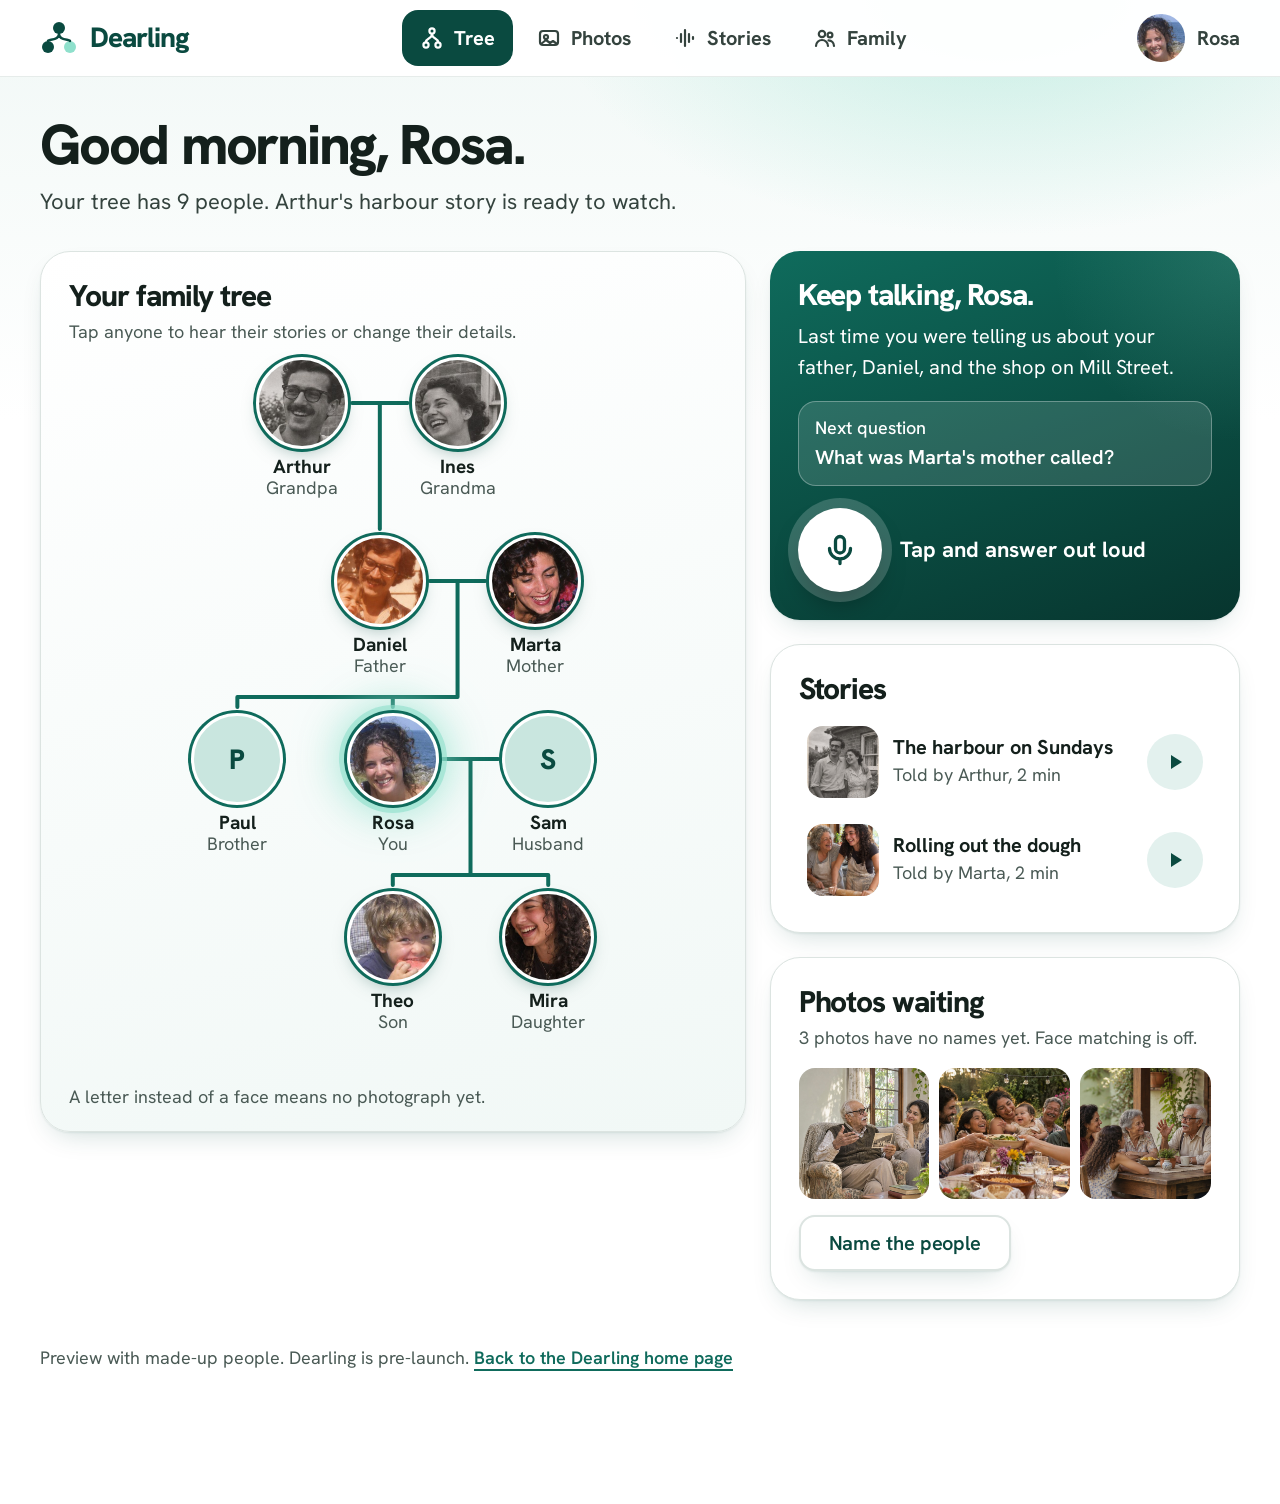
<file: final/app-home.html>
<!doctype html>
<html lang="en">
<head>
<meta charset="utf-8">
<meta name="viewport" content="width=device-width, initial-scale=1">
<meta name="robots" content="noindex, nofollow">
<title>Dearling, home</title>
<link rel="icon" href="data:image/svg+xml,%3Csvg xmlns=%27http://www.w3.org/2000/svg%27 viewBox=%270 0 38 38%27%3E%3Ccircle cx=%2719%27 cy=%279%27 r=%276%27 fill=%27%230f6b5c%27/%3E%3Ccircle cx=%278%27 cy=%2728%27 r=%276%27 fill=%27%230f6b5c%27/%3E%3Ccircle cx=%2730%27 cy=%2728%27 r=%276%27 fill=%27%238fe0cc%27/%3E%3C/svg%3E">
<link rel="stylesheet" href="dearling.css">
</head>
<body class="app">
<header class="top">
  <div class="wrap">
    <a class="brand" href="app-home.html" aria-label="Dearling home"><svg viewBox="0 0 38 38" aria-hidden="true"><circle cx="19" cy="9" r="6" fill="currentColor"/><circle cx="8" cy="28" r="6" fill="currentColor"/><circle cx="30" cy="28" r="6" fill="#8fe0cc"/><path d="M19 15 C19 22 8 20 8 22 M19 15 C19 22 30 20 30 22" stroke="currentColor" stroke-width="2.5" fill="none" stroke-linecap="round"/></svg>Dearling</a>
    <nav class="tabs" aria-label="Main"><a href="app-home.html" aria-current="page"><svg viewBox="0 0 24 24" fill="none" stroke="currentColor" stroke-width="2.2" stroke-linecap="round" aria-hidden="true"><circle cx="12" cy="5" r="2.6"/><circle cx="6" cy="19" r="2.6"/><circle cx="18" cy="19" r="2.6"/><path d="M12 8c0 5-6 4-6 8M12 8c0 5 6 4 6 8"/></svg><span>Tree</span></a><a href="app-home.html#photos"><svg viewBox="0 0 24 24" fill="none" stroke="currentColor" stroke-width="2.2" stroke-linejoin="round" aria-hidden="true"><rect x="3" y="5" width="18" height="14" rx="3"/><circle cx="9" cy="11" r="2"/><path d="M4 18l5-4 4 3 3-2 4 3"/></svg><span>Photos</span></a><a href="app-home.html#stories"><svg viewBox="0 0 24 24" fill="none" stroke="currentColor" stroke-width="2.2" stroke-linecap="round" aria-hidden="true"><path d="M4 12v0M8 8v8M12 4v16M16 8v8M20 11v2"/></svg><span>Stories</span></a><a href="app-home.html#tree"><svg viewBox="0 0 24 24" fill="none" stroke="currentColor" stroke-width="2.2" stroke-linecap="round" aria-hidden="true"><circle cx="9" cy="8" r="3.2"/><circle cx="17" cy="9" r="2.4"/><path d="M3 20c0-3.5 2.7-6 6-6s6 2.5 6 6M15.5 14.4c3 .2 5.5 2.3 5.5 5.6"/></svg><span>Family</span></a></nav>
    <a class="me" href="index.html" aria-label="Rosa, signed in. Go to the Dearling home page"><img src="assets/faces/rosa.jpg" alt="" width="96" height="96"><span>Rosa</span></a>
  </div>
</header>
<main class="wrap app-main">
  <h1 class="hello">Good morning, Rosa.</h1>
  <p class="hello-sub">Your tree has 9 people. Arthur's harbour story is ready to watch.</p>
  <div class="app-grid">
    <div class="stack-col">
      <section class="panel tree-panel" id="tree" aria-labelledby="t">
        <h2 id="t">Your family tree</h2>
        <p class="meta">Tap anyone to hear their stories or change their details.</p>
        <div class="tree" id="tree-canvas" role="group" aria-label="Family tree with nine people, four generations">
          <svg id="tree-svg" aria-hidden="true"></svg>
          <a class="tnode" data-id="arthur" href="rewatch.html" style="--x:36;--r:0"><span class="face"><img src="assets/faces/arthur.jpg" alt="" width="320" height="320"></span><span class="who">Arthur</span><span class="role">Grandpa</span></a>
          <a class="tnode" data-id="ines" href="rewatch.html" style="--x:60;--r:0"><span class="face"><img src="assets/faces/ines.jpg" alt="" width="320" height="320"></span><span class="who">Ines</span><span class="role">Grandma</span></a>
          <a class="tnode" data-id="daniel" href="rewatch.html" style="--x:48;--r:1"><span class="face"><img src="assets/faces/daniel.jpg" alt="" width="320" height="320"></span><span class="who">Daniel</span><span class="role">Father</span></a>
          <a class="tnode" data-id="marta" href="rewatch.html" style="--x:72;--r:1"><span class="face"><img src="assets/faces/marta.jpg" alt="" width="320" height="320"></span><span class="who">Marta</span><span class="role">Mother</span></a>
          <a class="tnode noimg" data-id="paul" href="app-home.html" style="--x:26;--r:2"><span class="face">P</span><span class="who">Paul</span><span class="role">Brother</span></a>
          <a class="tnode lit" data-id="rosa" href="rewatch.html" style="--x:50;--r:2"><span class="face"><img src="assets/faces/rosa.jpg" alt="" width="320" height="320"></span><span class="who">Rosa</span><span class="role">You</span></a>
          <a class="tnode noimg" data-id="sam" href="app-home.html" style="--x:74;--r:2"><span class="face">S</span><span class="who">Sam</span><span class="role">Husband</span></a>
          <a class="tnode" data-id="theo" href="rewatch.html" style="--x:50;--r:3"><span class="face"><img src="assets/faces/theo.jpg" alt="" width="320" height="320"></span><span class="who">Theo</span><span class="role">Son</span></a>
          <a class="tnode" data-id="mira" href="rewatch.html" style="--x:74;--r:3"><span class="face"><img src="assets/faces/mira.jpg" alt="" width="320" height="320"></span><span class="who">Mira</span><span class="role">Daughter</span></a>
        </div>
        <p class="tree-foot">A letter instead of a face means no photograph yet.</p>
      </section>
    </div>
    <div class="stack-col">
      <section class="panel talk" aria-labelledby="k">
        <h2 id="k">Keep talking, Rosa.</h2>
        <p>Last time you were telling us about your father, Daniel, and the shop on Mill Street.</p>
        <div class="next"><small>Next question</small>What was Marta's mother called?</div>
        <div class="mic"><button class="btn-mic" type="button" aria-label="Start talking"><svg viewBox="0 0 24 24" fill="none" stroke="currentColor" stroke-width="2.2" stroke-linecap="round" aria-hidden="true"><rect x="9" y="3" width="6" height="11" rx="3"/><path d="M5 11a7 7 0 0014 0M12 18v3"/></svg></button><span>Tap and answer out loud</span></div>
      </section>
      <section class="panel" id="stories" aria-labelledby="s">
        <h2 id="s">Stories</h2>
        <div class="slist">
          <a class="srow" href="rewatch.html"><img src="assets/p1952.jpg" alt="" style="object-position:50% 30%"><span><b>The harbour on Sundays</b><small>Told by Arthur, 2 min</small></span><span class="play" aria-hidden="true"><svg viewBox="0 0 24 24" fill="currentColor"><path d="M8 5v14l11-7z"/></svg></span></a>
          <a class="srow" href="rewatch.html"><img src="assets/p2025.jpg" alt=""><span><b>Rolling out the dough</b><small>Told by Marta, 2 min</small></span><span class="play" aria-hidden="true"><svg viewBox="0 0 24 24" fill="currentColor"><path d="M8 5v14l11-7z"/></svg></span></a>
        </div>
      </section>
      <section class="panel" id="photos" aria-labelledby="p">
        <h2 id="p">Photos waiting</h2>
        <p class="meta">3 photos have no names yet. Face matching is off.</p>
        <div class="thumbs"><img src="assets/living.jpg" alt="A grandfather telling a story from an armchair" style="object-position:45% 50%"><img src="assets/table.jpg" alt="A long family dinner outdoors" style="object-position:60% 50%"><img src="assets/hero-porch.jpg" alt="A family around a porch table" style="object-position:75% 50%"></div>
        <a class="btn btn-quiet" href="app-home.html">Name the people</a>
      </section>
    </div>
  </div>
  <p class="note-line">Preview with made-up people. Dearling is pre-launch. <a class="link" href="index.html">Back to the Dearling home page</a></p>
</main>
<nav class="botbar" aria-label="Main"><a href="app-home.html" aria-current="page"><svg viewBox="0 0 24 24" fill="none" stroke="currentColor" stroke-width="2.2" stroke-linecap="round" aria-hidden="true"><circle cx="12" cy="5" r="2.6"/><circle cx="6" cy="19" r="2.6"/><circle cx="18" cy="19" r="2.6"/><path d="M12 8c0 5-6 4-6 8M12 8c0 5 6 4 6 8"/></svg><span>Tree</span></a><a href="app-home.html#photos"><svg viewBox="0 0 24 24" fill="none" stroke="currentColor" stroke-width="2.2" stroke-linejoin="round" aria-hidden="true"><rect x="3" y="5" width="18" height="14" rx="3"/><circle cx="9" cy="11" r="2"/><path d="M4 18l5-4 4 3 3-2 4 3"/></svg><span>Photos</span></a><a href="app-home.html#stories"><svg viewBox="0 0 24 24" fill="none" stroke="currentColor" stroke-width="2.2" stroke-linecap="round" aria-hidden="true"><path d="M4 12v0M8 8v8M12 4v16M16 8v8M20 11v2"/></svg><span>Stories</span></a><a href="app-home.html#tree"><svg viewBox="0 0 24 24" fill="none" stroke="currentColor" stroke-width="2.2" stroke-linecap="round" aria-hidden="true"><circle cx="9" cy="8" r="3.2"/><circle cx="17" cy="9" r="2.4"/><path d="M3 20c0-3.5 2.7-6 6-6s6 2.5 6 6M15.5 14.4c3 .2 5.5 2.3 5.5 5.6"/></svg><span>Family</span></a></nav>
<script src="tree.js"></script>
</body>
</html>
</file>
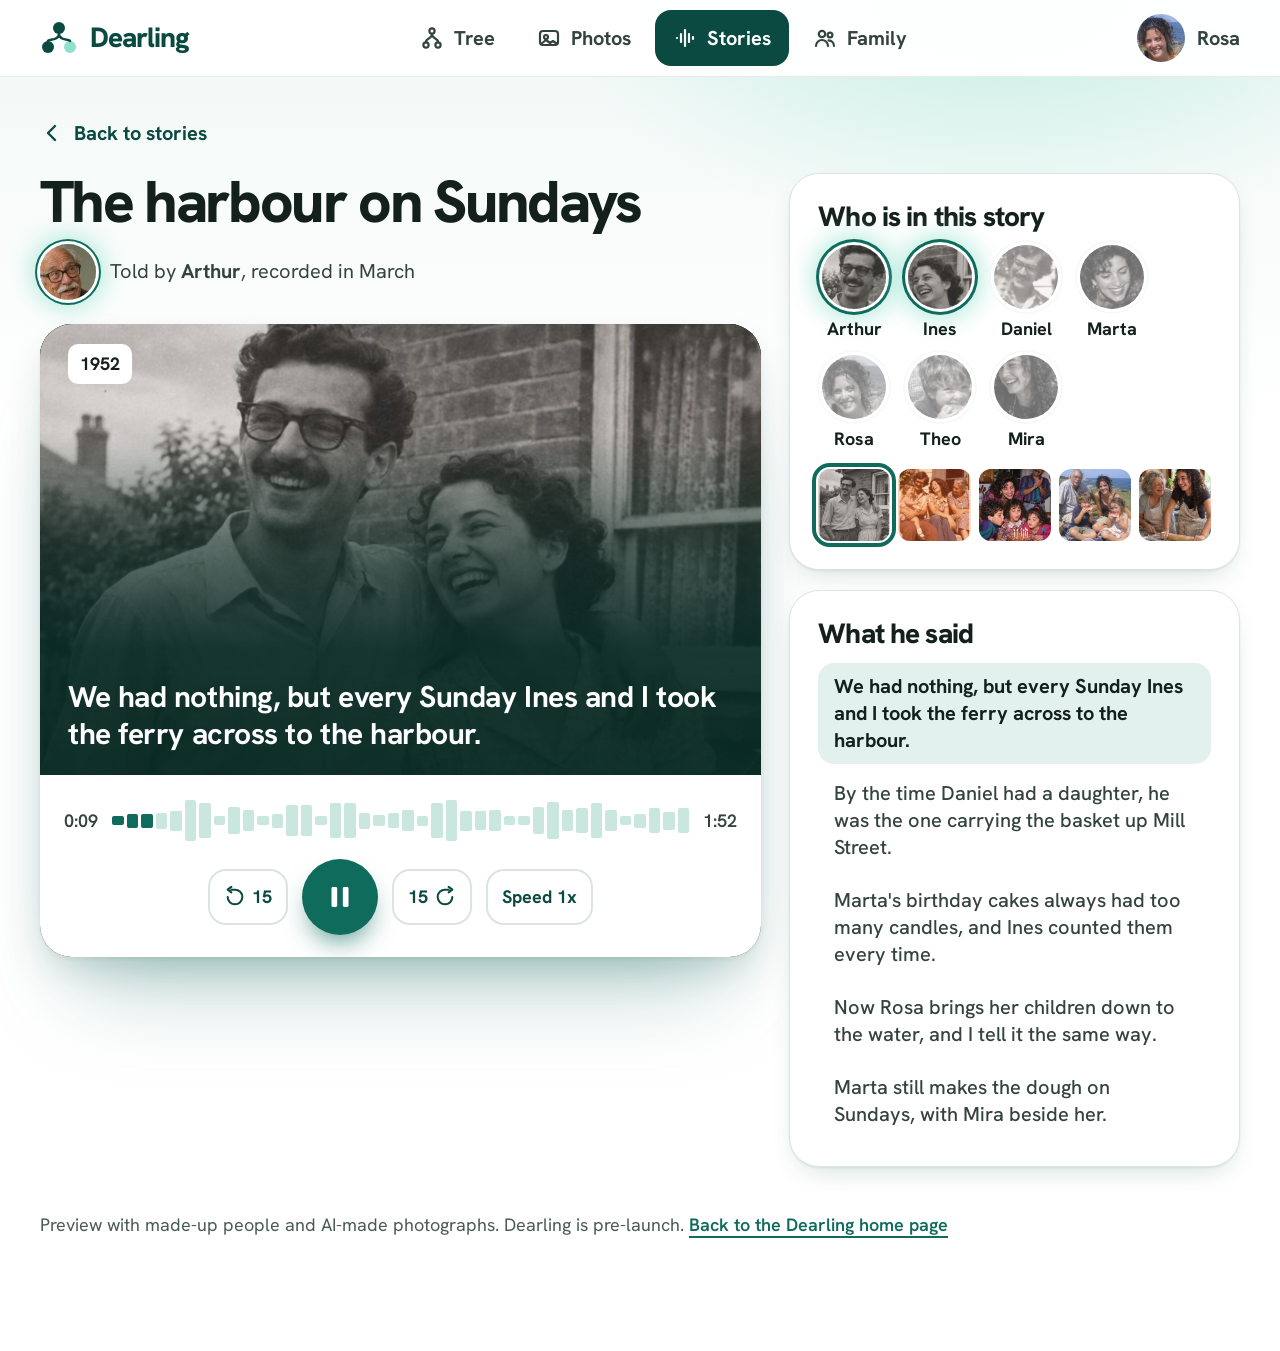
<file: final/rewatch.html>
<!doctype html>
<html lang="en">
<head>
<meta charset="utf-8">
<meta name="viewport" content="width=device-width, initial-scale=1">
<meta name="robots" content="noindex, nofollow">
<title>Dearling, The harbour on Sundays</title>
<link rel="icon" href="data:image/svg+xml,%3Csvg xmlns=%27http://www.w3.org/2000/svg%27 viewBox=%270 0 38 38%27%3E%3Ccircle cx=%2719%27 cy=%279%27 r=%276%27 fill=%27%230f6b5c%27/%3E%3Ccircle cx=%278%27 cy=%2728%27 r=%276%27 fill=%27%230f6b5c%27/%3E%3Ccircle cx=%2730%27 cy=%2728%27 r=%276%27 fill=%27%238fe0cc%27/%3E%3C/svg%3E">
<link rel="stylesheet" href="dearling.css">
</head>
<body class="app">
<header class="top">
  <div class="wrap">
    <a class="brand" href="app-home.html" aria-label="Dearling home"><svg viewBox="0 0 38 38" aria-hidden="true"><circle cx="19" cy="9" r="6" fill="currentColor"/><circle cx="8" cy="28" r="6" fill="currentColor"/><circle cx="30" cy="28" r="6" fill="#8fe0cc"/><path d="M19 15 C19 22 8 20 8 22 M19 15 C19 22 30 20 30 22" stroke="currentColor" stroke-width="2.5" fill="none" stroke-linecap="round"/></svg>Dearling</a>
    <nav class="tabs" aria-label="Main"><a href="app-home.html"><svg viewBox="0 0 24 24" fill="none" stroke="currentColor" stroke-width="2.2" stroke-linecap="round" aria-hidden="true"><circle cx="12" cy="5" r="2.6"/><circle cx="6" cy="19" r="2.6"/><circle cx="18" cy="19" r="2.6"/><path d="M12 8c0 5-6 4-6 8M12 8c0 5 6 4 6 8"/></svg><span>Tree</span></a><a href="app-home.html#photos"><svg viewBox="0 0 24 24" fill="none" stroke="currentColor" stroke-width="2.2" stroke-linejoin="round" aria-hidden="true"><rect x="3" y="5" width="18" height="14" rx="3"/><circle cx="9" cy="11" r="2"/><path d="M4 18l5-4 4 3 3-2 4 3"/></svg><span>Photos</span></a><a href="app-home.html#stories" aria-current="page"><svg viewBox="0 0 24 24" fill="none" stroke="currentColor" stroke-width="2.2" stroke-linecap="round" aria-hidden="true"><path d="M4 12v0M8 8v8M12 4v16M16 8v8M20 11v2"/></svg><span>Stories</span></a><a href="app-home.html#tree"><svg viewBox="0 0 24 24" fill="none" stroke="currentColor" stroke-width="2.2" stroke-linecap="round" aria-hidden="true"><circle cx="9" cy="8" r="3.2"/><circle cx="17" cy="9" r="2.4"/><path d="M3 20c0-3.5 2.7-6 6-6s6 2.5 6 6M15.5 14.4c3 .2 5.5 2.3 5.5 5.6"/></svg><span>Family</span></a></nav>
    <a class="me" href="index.html" aria-label="Rosa, signed in. Go to the Dearling home page"><img src="assets/faces/rosa.jpg" alt="" width="96" height="96"><span>Rosa</span></a>
  </div>
</header>
<main class="wrap rw">
  <a class="back" href="app-home.html#stories"><svg viewBox="0 0 24 24" fill="none" stroke="currentColor" stroke-width="2.4" stroke-linecap="round" stroke-linejoin="round" aria-hidden="true"><path d="M15 5l-7 7 7 7"/></svg>Back to stories</a>
  <div class="rw-grid">
    <div>
      <h1>The harbour on Sundays</h1>
      <div class="by"><img src="assets/faces/arthur-old.jpg" alt="" width="112" height="112"><span>Told by <b>Arthur</b>, recorded in March</span></div>
      <div class="player" id="player">
        <div class="shot">
          <div class="slide on" data-year="1952"><img src="assets/p1952.jpg" alt="Arthur and Ines in 1952, outside a brick house" style="object-position:50% 30%"></div>
          <div class="slide" data-year="1975"><img src="assets/p1975.jpg" alt="Daniel with baby Rosa and Marta on a porch step, 1975" style="object-position:50% 30%"></div>
          <div class="slide" data-year="1994"><img src="assets/p1994.jpg" alt="A birthday cake in the kitchen, 1994" style="object-position:50% 40%"></div>
          <div class="slide" data-year="2008"><img src="assets/p2008.jpg" alt="Arthur, Rosa and the children at the shore, 2008" style="object-position:50% 35%"></div>
          <div class="slide" data-year="2025"><img src="assets/p2025.jpg" alt="Marta and Mira rolling out dough, 2025" style="object-position:50% 35%"></div>
          <span class="yr" id="yr">1952</span>
          <p class="sub-line" id="sub">We had nothing, but every Sunday Ines and I took the ferry across to the harbour.</p>
        </div>
        <div class="ctrl">
          <div class="prog"><span id="now">0:08</span><div class="track" id="track" role="slider" tabindex="0" aria-label="Position in the story" aria-valuemin="0" aria-valuemax="112" aria-valuenow="8"><div class="bars2" id="bars" aria-hidden="true"><i style="--h:18%"></i><i style="--h:29%"></i><i style="--h:29%"></i><i style="--h:33%"></i><i style="--h:42%"></i><i style="--h:84%"></i><i style="--h:72%"></i><i style="--h:19%"></i><i style="--h:56%"></i><i style="--h:43%"></i><i style="--h:18%"></i><i style="--h:29%"></i><i style="--h:64%"></i><i style="--h:65%"></i><i style="--h:20%"></i><i style="--h:72%"></i><i style="--h:72%"></i><i style="--h:33%"></i><i style="--h:24%"></i><i style="--h:30%"></i><i style="--h:45%"></i><i style="--h:21%"></i><i style="--h:73%"></i><i style="--h:85%"></i><i style="--h:42%"></i><i style="--h:41%"></i><i style="--h:43%"></i><i style="--h:18%"></i><i style="--h:20%"></i><i style="--h:57%"></i><i style="--h:78%"></i><i style="--h:43%"></i><i style="--h:52%"></i><i style="--h:73%"></i><i style="--h:45%"></i><i style="--h:19%"></i><i style="--h:29%"></i><i style="--h:53%"></i><i style="--h:38%"></i><i style="--h:53%"></i></div></div><span>1:52</span></div>
          <div class="btnrow">
            <button class="skip" type="button" id="back15" aria-label="Back 15 seconds"><svg viewBox="0 0 24 24" fill="none" stroke="currentColor" stroke-width="2.2" stroke-linecap="round" stroke-linejoin="round" aria-hidden="true"><path d="M4 12a8 8 0 108-8H8M8 1l-4 3 4 3"/></svg>15</button>
            <button class="big-play" type="button" id="play" aria-label="Pause story"></button>
            <button class="skip" type="button" id="fwd15" aria-label="Forward 15 seconds">15<svg viewBox="0 0 24 24" fill="none" stroke="currentColor" stroke-width="2.2" stroke-linecap="round" stroke-linejoin="round" aria-hidden="true"><path d="M20 12a8 8 0 11-8-8h4M16 1l4 3-4 3"/></svg></button>
            <button class="skip" type="button" id="speed">Speed 1x</button>
          </div>
        </div>
      </div>
    </div>
    <aside class="side">
      <section class="panel" aria-labelledby="who">
        <h2 id="who">Who is in this story</h2>
        <div class="faces-row">
          <div class="fp lit" data-f="arthur"><img src="assets/faces/arthur.jpg" alt="">Arthur</div>
          <div class="fp lit" data-f="ines"><img src="assets/faces/ines.jpg" alt="">Ines</div>
          <div class="fp" data-f="daniel"><img src="assets/faces/daniel.jpg" alt="">Daniel</div>
          <div class="fp" data-f="marta"><img src="assets/faces/marta.jpg" alt="">Marta</div>
          <div class="fp" data-f="rosa"><img src="assets/faces/rosa.jpg" alt="">Rosa</div>
          <div class="fp" data-f="theo"><img src="assets/faces/theo.jpg" alt="">Theo</div>
          <div class="fp" data-f="mira"><img src="assets/faces/mira.jpg" alt="">Mira</div>
        </div>
        <div class="strip" id="strip" aria-label="Photographs in this story">
          <button type="button" aria-label="Photograph from 1952" aria-current="true"><img src="assets/p1952.jpg" alt=""></button>
          <button type="button" aria-label="Photograph from 1975" aria-current="false"><img src="assets/p1975.jpg" alt=""></button>
          <button type="button" aria-label="Photograph from 1994" aria-current="false"><img src="assets/p1994.jpg" alt=""></button>
          <button type="button" aria-label="Photograph from 2008" aria-current="false"><img src="assets/p2008.jpg" alt=""></button>
          <button type="button" aria-label="Photograph from 2025" aria-current="false"><img src="assets/p2025.jpg" alt=""></button>
        </div>
      </section>
      <section class="panel" aria-labelledby="trh">
        <h2 id="trh">What he said</h2>
        <div class="tr" id="tr">
          <button type="button" class="now">We had nothing, but every Sunday Ines and I took the ferry across to the harbour.</button>
          <button type="button">By the time Daniel had a daughter, he was the one carrying the basket up Mill Street.</button>
          <button type="button">Marta's birthday cakes always had too many candles, and Ines counted them every time.</button>
          <button type="button">Now Rosa brings her children down to the water, and I tell it the same way.</button>
          <button type="button">Marta still makes the dough on Sundays, with Mira beside her.</button>
        </div>
      </section>
    </aside>
  </div>
  <p class="note-line">Preview with made-up people and AI-made photographs. Dearling is pre-launch. <a class="link" href="index.html">Back to the Dearling home page</a></p>
</main>
<nav class="botbar" aria-label="Main"><a href="app-home.html"><svg viewBox="0 0 24 24" fill="none" stroke="currentColor" stroke-width="2.2" stroke-linecap="round" aria-hidden="true"><circle cx="12" cy="5" r="2.6"/><circle cx="6" cy="19" r="2.6"/><circle cx="18" cy="19" r="2.6"/><path d="M12 8c0 5-6 4-6 8M12 8c0 5 6 4 6 8"/></svg><span>Tree</span></a><a href="app-home.html#photos"><svg viewBox="0 0 24 24" fill="none" stroke="currentColor" stroke-width="2.2" stroke-linejoin="round" aria-hidden="true"><rect x="3" y="5" width="18" height="14" rx="3"/><circle cx="9" cy="11" r="2"/><path d="M4 18l5-4 4 3 3-2 4 3"/></svg><span>Photos</span></a><a href="app-home.html#stories" aria-current="page"><svg viewBox="0 0 24 24" fill="none" stroke="currentColor" stroke-width="2.2" stroke-linecap="round" aria-hidden="true"><path d="M4 12v0M8 8v8M12 4v16M16 8v8M20 11v2"/></svg><span>Stories</span></a><a href="app-home.html#tree"><svg viewBox="0 0 24 24" fill="none" stroke="currentColor" stroke-width="2.2" stroke-linecap="round" aria-hidden="true"><circle cx="9" cy="8" r="3.2"/><circle cx="17" cy="9" r="2.4"/><path d="M3 20c0-3.5 2.7-6 6-6s6 2.5 6 6M15.5 14.4c3 .2 5.5 2.3 5.5 5.6"/></svg><span>Family</span></a></nav>
<script src="rewatch.js"></script>
</body>
</html>
</file>
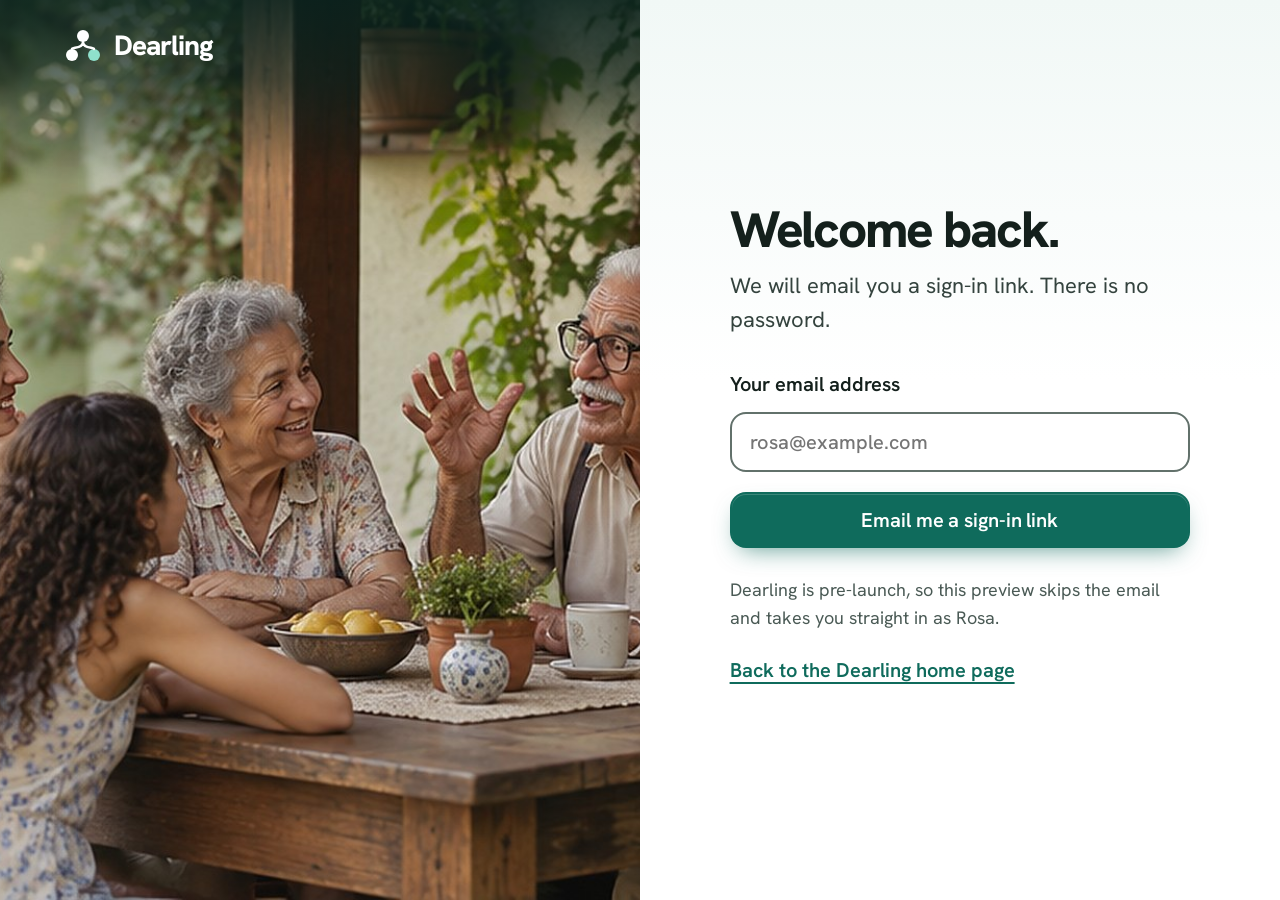
<file: final/sign-in.html>
<!doctype html>
<html lang="en">
<head>
<meta charset="utf-8">
<meta name="viewport" content="width=device-width, initial-scale=1">
<meta name="robots" content="noindex, nofollow">
<title>Dearling, sign in</title>
<link rel="icon" href="data:image/svg+xml,%3Csvg xmlns=%27http://www.w3.org/2000/svg%27 viewBox=%270 0 38 38%27%3E%3Ccircle cx=%2719%27 cy=%279%27 r=%276%27 fill=%27%230f6b5c%27/%3E%3Ccircle cx=%278%27 cy=%2728%27 r=%276%27 fill=%27%230f6b5c%27/%3E%3Ccircle cx=%2730%27 cy=%2728%27 r=%276%27 fill=%27%238fe0cc%27/%3E%3C/svg%3E">
<link rel="stylesheet" href="dearling.css">
</head>
<body class="signin">
<div class="si-photo onphoto">
  <img src="assets/hero-porch.jpg" alt="The family around a porch table while Arthur tells a story">
  <a class="brand" href="index.html"><svg viewBox="0 0 38 38" aria-hidden="true"><circle cx="19" cy="9" r="6" fill="currentColor"/><circle cx="8" cy="28" r="6" fill="currentColor"/><circle cx="30" cy="28" r="6" fill="#8fe0cc"/><path d="M19 15 C19 22 8 20 8 22 M19 15 C19 22 30 20 30 22" stroke="currentColor" stroke-width="2.5" fill="none" stroke-linecap="round"/></svg> Dearling</a>
</div>
<main class="si-form">
  <h1>Welcome back.</h1>
  <p class="hint">We will email you a sign-in link. There is no password.</p>
  <form action="app-home.html" novalidate>
    <label for="email">Your email address</label>
    <input id="email" type="email" autocomplete="email" placeholder="rosa@example.com" inputmode="email">
    <button class="btn btn-primary" type="submit">Email me a sign-in link</button>
  </form>
  <p class="fine">Dearling is pre-launch, so this preview skips the email and takes you straight in as Rosa.</p>
  <a class="link" href="index.html">Back to the Dearling home page</a>
</main>
</body>
</html>
</file>
<file: a/style.css>
/* Direction A: Evergreen, lit. Light ground, spruce, Hanken Grotesk (self-hosted). */
@font-face {
  font-family: "Hanken Grotesk";
  src: url("assets/HankenGrotesk-wght-normal.woff2") format("woff2");
  font-weight: 100 900;
  font-display: swap;
}

:root {
  --paper: #ffffff;
  --band: #f4f7f6;
  --mint: #e3f1ee;
  --mint-2: #c9e6df;
  --spruce: #0f6b5c;
  --deep: #0a4a40;
  --deeper: #07352e;
  --ink: #14201c;
  --ink-2: #34433e;
  --ink-3: #4a5a55;
  --line: #dce4e1;
  --lit: #8fe0cc;
  --record: #c8321f;
  --radius: 22px;
  --shadow-lg: 0 2px 4px rgb(10 74 64 / .06), 0 18px 40px -12px rgb(10 74 64 / .22), 0 60px 90px -40px rgb(15 107 92 / .35);
  --shadow-md: 0 1px 2px rgb(10 74 64 / .08), 0 12px 28px -12px rgb(10 74 64 / .22);
  --font: "Hanken Grotesk", system-ui, -apple-system, "Segoe UI", sans-serif;
}

* { box-sizing: border-box; }
html { scroll-behavior: smooth; }
body {
  margin: 0;
  font-family: var(--font);
  font-size: 20px;
  line-height: 1.55;
  color: var(--ink);
  background: var(--paper);
  -webkit-font-smoothing: antialiased;
  overflow-x: hidden;
}
img { display: block; max-width: 100%; }
a { color: var(--spruce); text-underline-offset: 3px; }
h1, h2, h3, p { margin: 0; }
:focus-visible { outline: 3px solid var(--spruce); outline-offset: 3px; border-radius: 6px; }

.wrap { width: min(1200px, 100% - 48px); margin-inline: auto; }

/* ---------- controls ---------- */
.btn {
  display: inline-flex; align-items: center; justify-content: center; gap: 10px;
  min-height: 56px; min-width: 56px; padding: 0 28px;
  font: 600 20px/1 var(--font); letter-spacing: -.005em;
  border-radius: 16px; border: 2px solid transparent; cursor: pointer; text-decoration: none;
  transition: transform .15s ease, box-shadow .2s ease, background .2s ease;
}
.btn-primary { background: var(--spruce); color: #fff; box-shadow: 0 10px 24px -10px rgb(15 107 92 / .7), inset 0 1px 0 rgb(255 255 255 / .18); }
.btn-primary:hover { background: var(--deep); }
.btn-quiet { background: #fff; color: var(--deep); border-color: var(--line); box-shadow: var(--shadow-md); }
.btn-quiet:hover { border-color: var(--spruce); }
.btn-light { background: #fff; color: var(--deep); }
.btn-light:hover { background: var(--mint); }
.btn-icon { padding: 0; width: 56px; }
.btn svg { width: 24px; height: 24px; flex: none; }

input[type=email], input[type=text] {
  min-height: 56px; width: 100%; padding: 0 18px; font: 500 20px var(--font); color: var(--ink);
  border: 2px solid #62716b; border-radius: 16px; background: #fff;
}
label { font-weight: 600; font-size: 20px; }

/* ---------- top bar ---------- */
.top { position: sticky; top: 0; z-index: 20; background: rgb(255 255 255 / .96); border-bottom: 1px solid rgb(220 228 225 / .7); }
.top .wrap { display: flex; align-items: center; justify-content: space-between; min-height: 76px; gap: 16px; }
.brand { display: inline-flex; align-items: center; gap: 12px; font-weight: 800; font-size: 28px; letter-spacing: -.03em; color: var(--deep); text-decoration: none; min-height: 56px; }
.brand svg { width: 38px; height: 38px; }
.nav { display: flex; align-items: center; gap: 8px; }
.nav a:not(.btn) { display: inline-flex; align-items: center; min-height: 56px; padding: 0 16px; color: var(--ink-2); text-decoration: none; font-weight: 600; border-radius: 14px; }
.nav a:not(.btn):hover { background: var(--mint); color: var(--deep); }

/* ---------- hero ---------- */
.hero { position: relative; overflow: hidden; padding: 56px 0 96px; isolation: isolate; }
.hero::before { /* the light: warm spruce wash behind the living tree */
  content: ""; position: absolute; inset: -10% -10% auto 36%; height: 120%; z-index: -1;
  background:
    radial-gradient(48% 46% at 58% 46%, rgb(143 224 204 / .55), transparent 70%),
    radial-gradient(40% 40% at 88% 14%, rgb(15 107 92 / .16), transparent 70%);
}
.hero::after { /* thin spruce ground line that the page stands on */
  content: ""; position: absolute; left: 0; right: 0; bottom: 0; height: 1px; background: var(--line);
}
.hero-grid { display: grid; grid-template-columns: 1fr minmax(0, 600px); gap: 56px; align-items: center; }
h1.display { letter-spacing: -.045em; font-weight: 800; }
h1.display .big { display: block; font-size: clamp(76px, 9.6vw, 120px); line-height: .92; color: var(--ink); margin-left: -4px; }
h1.display .small { display: block; margin-top: 22px; font-size: clamp(34px, 3.6vw, 48px); line-height: 1.08; font-weight: 600; letter-spacing: -.03em; color: var(--ink-2); max-width: 18ch; }
.mark { color: var(--deep); background: linear-gradient(transparent 62%, var(--mint-2) 62% 94%, transparent 94%); padding: 0 .08em; margin: 0 -.08em; }
.lede { margin-top: 28px; font-size: 22px; line-height: 1.5; color: var(--ink-2); max-width: 31em; }
.cta-row { margin-top: 36px; display: flex; flex-wrap: wrap; gap: 14px; }
.fine { margin-top: 22px; font-size: 18px; color: var(--ink-3); max-width: 34em; }

/* ---------- the living tree ---------- */
.stage { position: relative; }
.frame {
  position: relative; border-radius: 34px; background: linear-gradient(160deg, #ffffff 0%, #f1f8f6 100%);
  box-shadow: var(--shadow-lg); border: 1px solid rgb(15 107 92 / .14);
  padding: 22px 22px 18px; transform: perspective(1600px) rotateY(-5deg) rotateX(2deg);
  transform-origin: 70% 50%;
}
.tree-box { position: relative; width: 100%; aspect-ratio: 560 / 640; }
.tree-box svg.links { position: absolute; inset: 0; width: 100%; height: 100%; overflow: visible; }
.link { fill: none; stroke: var(--spruce); stroke-width: 4; stroke-linecap: round; stroke-dasharray: 1; stroke-dashoffset: 0; transition: stroke-dashoffset 1.3s cubic-bezier(.5, 0, .2, 1); }
.link.ghost { stroke: var(--mint-2); stroke-dasharray: none; stroke-width: 4; }
.js .link.pending { stroke-dashoffset: 1; }

.node { position: absolute; width: 22%; transform: translateX(-50%); text-align: center; transition: opacity .6s ease; }
.node .face { position: relative; width: 100%; aspect-ratio: 1; border-radius: 50%; overflow: hidden; background: var(--mint); border: 4px solid #fff; box-shadow: 0 0 0 3px var(--spruce), 0 10px 26px -8px rgb(10 74 64 / .5), 0 0 46px 6px rgb(143 224 204 / .75); transition: transform .7s cubic-bezier(.3, 1.4, .5, 1), box-shadow .7s ease, filter .6s ease, opacity .6s ease; }
.node .face img { width: 100%; height: 100%; object-fit: cover; }
.node .who { display: block; margin-top: 10px; font-weight: 700; font-size: 20px; line-height: 1.15; color: var(--ink); transition: opacity .6s ease .15s; }
.node .who, .node .role { margin-inline: -24%; }
.node .role { display: block; font-size: 18px; line-height: 1.2; color: var(--ink-3); transition: opacity .6s ease .25s; }
.js .node.pending .face { transform: scale(.78); filter: grayscale(1) brightness(1.25); opacity: .35; box-shadow: 0 0 0 3px var(--mint-2); }
.js .node.pending .who, .js .node.pending .role { opacity: 0; }

.say {
  position: absolute; left: -34px; bottom: -34px; width: min(268px, 60%);
  background: #fff; border-radius: 22px; padding: 14px 16px 16px; box-shadow: var(--shadow-lg); border: 1px solid var(--line);
  transform: translateZ(0);
}
.say-head { display: flex; align-items: center; gap: 12px; font-size: 18px; font-weight: 700; color: var(--deep); }
.rec { width: 14px; height: 14px; border-radius: 50%; background: var(--record); flex: none; }
.speaking .rec { animation: rec 1.6s ease-in-out infinite; }
@keyframes rec { 50% { opacity: .45; } }
.wave { display: flex; align-items: center; gap: 4px; height: 38px; margin: 10px 0 8px; }
.wave i { flex: 1; min-width: 3px; border-radius: 3px; background: var(--spruce); height: var(--h, 40%); transform-origin: center; opacity: .9; }
.speaking .wave i { animation: bar 1.1s ease-in-out infinite; animation-delay: var(--d, 0s); }
@keyframes bar { 0%, 100% { transform: scaleY(.35); } 50% { transform: scaleY(1.2); } }
.caption { font-size: 20px; line-height: 1.3; font-weight: 600; color: var(--ink); min-height: 2.6em; }
.pause { position: absolute; top: 14px; right: 14px; width: 56px; height: 56px; border-radius: 50%; border: 2px solid var(--line); background: #fff; color: var(--deep); display: grid; place-items: center; cursor: pointer; box-shadow: var(--shadow-md); z-index: 3; }
.pause svg { width: 24px; height: 24px; }

.badge-float { position: absolute; right: -26px; bottom: 120px; background: var(--deep); color: #fff; border-radius: 18px; padding: 12px 16px; font-weight: 600; font-size: 18px; line-height: 1.25; box-shadow: var(--shadow-lg); max-width: 190px; }
.badge-float b { display: block; font-size: 28px; line-height: 1; letter-spacing: -.02em; }

/* ---------- section scaffolding ---------- */
section { position: relative; }
.sec { padding: 112px 0; }
.sec h2 { font-size: clamp(40px, 5vw, 64px); line-height: 1; letter-spacing: -.04em; font-weight: 800; max-width: 15ch; }
.sec .sub { margin-top: 20px; font-size: 22px; color: var(--ink-2); max-width: 34em; }
.band { background: var(--band); }
.band::before, .band::after { content: ""; position: absolute; left: 0; right: 0; height: 120px; pointer-events: none; }

/* ---------- flow ---------- */
.flow { background: linear-gradient(180deg, #fff 0, var(--band) 140px, var(--band) calc(100% - 140px), #fff 100%); }
.flow-track { position: relative; margin-top: 72px; display: grid; grid-template-columns: repeat(4, 1fr); gap: 28px; align-items: start; }
.flow-svg { position: absolute; left: 0; top: 0; width: 100%; height: 100%; pointer-events: none; overflow: visible; z-index: 0; }
.flow-line { fill: none; stroke: var(--mint-2); stroke-width: 6; stroke-linecap: round; }
.flow-dash { fill: none; stroke: var(--spruce); stroke-width: 6; stroke-linecap: round; stroke-dasharray: 2 26; animation: flow 1.6s linear infinite; }
@keyframes flow { to { stroke-dashoffset: -28; } }
.step { position: relative; z-index: 1; }
.step:nth-child(2) { margin-top: 56px; }
.step:nth-child(3) { margin-top: 12px; }
.step:nth-child(4) { margin-top: 68px; }
.orb { width: 132px; height: 132px; border-radius: 50%; background: #fff; border: 2px solid var(--line); box-shadow: var(--shadow-md), 0 0 0 10px rgb(255 255 255 / .8); display: grid; place-items: center; overflow: hidden; position: relative; }
.step h3 { margin-top: 22px; font-size: 30px; line-height: 1.05; letter-spacing: -.03em; font-weight: 800; }
.step p { margin-top: 8px; font-size: 20px; color: var(--ink-2); max-width: 15em; }
.orb .mini-wave { display: flex; gap: 4px; align-items: center; height: 56px; }
.orb .mini-wave i { width: 5px; border-radius: 3px; background: var(--spruce); height: var(--h); animation: bar 1.3s ease-in-out infinite; animation-delay: var(--d); }
.orb img.fill { width: 100%; height: 100%; object-fit: cover; }
.orb .stack { position: absolute; inset: 0; }
.orb .stack img { position: absolute; width: 62%; height: 62%; object-fit: cover; border: 3px solid #fff; border-radius: 10px; box-shadow: 0 6px 14px -6px rgb(0 0 0 / .4); }
.orb .stack img:nth-child(1) { left: 6%; top: 8%; transform: rotate(-9deg); }
.orb .stack img:nth-child(2) { right: 6%; top: 18%; transform: rotate(7deg); }
.orb .stack img:nth-child(3) { left: 20%; bottom: 4%; transform: rotate(-2deg); }
.orb .playmark { position: absolute; inset: 0; display: grid; place-items: center; background: rgb(10 74 64 / .28); }
.orb .playmark span { width: 52px; height: 52px; border-radius: 50%; background: #fff; display: grid; place-items: center; }
.orb .playmark svg { width: 22px; height: 22px; margin-left: 3px; color: var(--deep); }

/* ---------- cinematic ---------- */
.cine { color: #fff; background: var(--deeper); overflow: hidden; isolation: isolate; }
.cine img.bg { position: absolute; inset: 0; width: 100%; height: 100%; object-fit: cover; z-index: -2; }
.cine::before { content: ""; position: absolute; inset: 0; z-index: -1; background: linear-gradient(90deg, rgb(7 41 35 / .93) 0%, rgb(7 41 35 / .84) 38%, rgb(7 41 35 / .45) 100%), linear-gradient(0deg, rgb(7 41 35 / .5), transparent 40%); }
.cine .inner { min-height: 640px; display: flex; flex-direction: column; justify-content: center; padding: 96px 0; }
.cine h2 { font-size: clamp(44px, 5.6vw, 76px); line-height: .98; letter-spacing: -.045em; font-weight: 800; max-width: 11ch; }
.cine p { margin-top: 24px; max-width: 28em; font-size: 24px; line-height: 1.45; color: #fff; }
.cine .quote { margin-top: 34px; display: inline-flex; align-items: center; gap: 16px; background: rgb(255 255 255 / .96); color: var(--ink); border-radius: 20px; padding: 14px 20px 14px 14px; max-width: 32em; box-shadow: 0 24px 50px -20px rgb(0 0 0 / .6); }
.cine .quote img { width: 64px; height: 64px; border-radius: 50%; object-fit: cover; flex: none; }
.cine .quote span { font-size: 20px; line-height: 1.35; font-weight: 600; }

/* ---------- bento ---------- */
.bento { margin-top: 64px; display: grid; grid-template-columns: repeat(6, 1fr); gap: 22px; }
.cell { position: relative; border-radius: 30px; background: #fff; border: 1px solid var(--line); box-shadow: var(--shadow-md); padding: 30px; overflow: hidden; }
.cell h3 { font-size: 32px; line-height: 1.05; letter-spacing: -.035em; font-weight: 800; max-width: 12em; }
.cell p { margin-top: 10px; font-size: 20px; color: var(--ink-2); max-width: 26em; }
.c-faces { grid-column: span 4; grid-row: span 2; padding: 0; background: var(--deeper); color: #fff; border: 0; display: flex; flex-direction: column; }
.photo-frame { position: relative; aspect-ratio: 1400 / 1055; }
.photo-frame > img { position: absolute; inset: 0; width: 100%; height: 100%; object-fit: cover; }
.c-faces .copy { padding: 28px 30px 32px; }
.c-faces p { color: #fff; }
.facebox { position: absolute; z-index: 1; border: 3px solid #fff; border-radius: 16px; box-shadow: 0 0 0 2px rgb(15 107 92 / .9), 0 0 30px rgb(143 224 204 / .6); }
.facebox.ask { border-color: var(--lit); }
.fb-card { position: absolute; z-index: 3; background: #fff; color: var(--ink); border-radius: 18px; padding: 12px 14px; box-shadow: var(--shadow-lg); font-weight: 700; font-size: 20px; line-height: 1.2; }
.fb-card .row { display: flex; gap: 8px; margin-top: 10px; }
.fb-card .btn { min-height: 56px; padding: 0 18px; font-size: 18px; border-radius: 14px; }
.c-hear { grid-column: span 2; grid-row: span 2; background: linear-gradient(170deg, var(--spruce), var(--deeper)); color: #fff; border: 0; display: flex; flex-direction: column; }
.c-hear p { color: #fff; }
.c-hear .play-demo { margin-top: auto; padding-top: 28px; }
.pl { display: flex; align-items: center; gap: 14px; background: rgb(255 255 255 / .12); border: 1px solid rgb(255 255 255 / .28); border-radius: 22px; padding: 14px; }
.pl .btn { width: 56px; padding: 0; border-radius: 50%; background: #fff; color: var(--deep); flex: none; }
.pl .bars { flex: 1; display: flex; gap: 3px; align-items: center; height: 44px; }
.pl .bars i { flex: 1; background: #fff; border-radius: 2px; height: var(--h); opacity: .95; }
.pl .bars i.past { background: var(--lit); }
.c-hear blockquote { margin: 22px 0 0; font-size: 22px; line-height: 1.35; font-weight: 600; }
.c-priv { grid-column: span 3; }
.c-type { grid-column: span 3; background: var(--mint); border-color: var(--mint-2); }
.mail { margin-top: 22px; background: var(--band); border: 1px solid var(--line); border-radius: 18px; padding: 16px 18px; }
.mail small { display: block; font-size: 18px; color: var(--ink-3); }
.mail b { display: block; margin: 4px 0 12px; font-size: 20px; }
.mail .fake { display: inline-flex; align-items: center; min-height: 56px; padding: 0 22px; background: var(--spruce); color: #fff; border-radius: 14px; font-weight: 700; font-size: 20px; }
.tx { margin-top: 20px; display: grid; gap: 10px; }
.tx div { background: #fff; border-radius: 16px; padding: 12px 16px; font-size: 20px; line-height: 1.35; border: 1px solid var(--mint-2); }
.tx div.now { background: var(--deep); color: #fff; border-color: var(--deep); }

/* ---------- marquee ---------- */
.q-sec { padding: 96px 0 104px; }
.rows { margin-top: 44px; display: grid; gap: 16px; }
.marq { overflow: hidden; mask-image: linear-gradient(90deg, transparent, #000 6%, #000 94%, transparent); -webkit-mask-image: linear-gradient(90deg, transparent, #000 6%, #000 94%, transparent); border-radius: 8px; }
.marq-in { display: flex; gap: 14px; width: max-content; animation: slide 60s linear infinite; padding: 6px 0; }
.marq.rev .marq-in { animation-direction: reverse; animation-duration: 70s; }
.marq:hover .marq-in, .marq:focus-within .marq-in, .marq.held .marq-in { animation-play-state: paused; }
@keyframes slide { to { transform: translateX(-50%); } }
.chip { flex: none; background: #fff; border: 1px solid var(--line); border-radius: 14px; padding: 14px 22px; font-size: 20px; font-weight: 600; color: var(--ink); box-shadow: var(--shadow-md); }
.hold { margin-top: 20px; }

/* ---------- final call ---------- */
.final { background: var(--deep); color: #fff; padding: 112px 0; overflow: hidden; isolation: isolate; }
.final::before { content: ""; position: absolute; inset: -30% -10% auto auto; width: 70%; height: 160%; z-index: -1; background: radial-gradient(closest-side, rgb(143 224 204 / .28), transparent); }
.final h2 { font-size: clamp(42px, 5.4vw, 72px); line-height: .98; letter-spacing: -.045em; font-weight: 800; max-width: 12ch; }
.final p { margin-top: 20px; font-size: 22px; max-width: 28em; color: #fff; }
.final form { margin-top: 36px; display: grid; gap: 12px; max-width: 520px; }
.final label { color: #fff; }
.final input { border-color: #fff; }
.final .fine { color: #fff; opacity: .92; }
footer { background: var(--deeper); color: #fff; padding: 36px 0; font-size: 18px; }
footer .wrap { display: flex; flex-wrap: wrap; gap: 12px 32px; align-items: center; justify-content: space-between; }
footer a { color: #fff; display: inline-flex; align-items: center; min-height: 56px; }

/* ---------- reveal ---------- */
.js .rv { opacity: 0; transform: translateY(18px); transition: opacity .7s ease, transform .7s ease; }
.js .rv.in { opacity: 1; transform: none; }

/* ---------- reduced motion: a complete still state ---------- */
@media (prefers-reduced-motion: reduce) {
  html { scroll-behavior: auto; }
  *, *::before, *::after { animation: none !important; transition: none !important; }
  .js .rv { opacity: 1; transform: none; }
  .frame { transform: none; }
  .marq { mask-image: none; -webkit-mask-image: none; }
  .marq-in { width: auto; flex-wrap: wrap; }
  .marq-in [aria-hidden=true] { display: none; }
  .pause, .hold { display: none; }
}

/* ---------- responsive ---------- */
@media (max-width: 1040px) {
  .hero-grid { grid-template-columns: 1fr; gap: 64px; }
  .stage { max-width: 600px; margin: 0 auto; padding-bottom: 34px; width: 100%; }
  .flow-track { grid-template-columns: repeat(2, 1fr); row-gap: 56px; }
  .flow-svg { display: none; }
  .step:nth-child(n) { margin-top: 0; }
  .bento { grid-template-columns: repeat(2, 1fr); }
  .c-faces, .c-hear, .c-priv, .c-type { grid-column: span 2; grid-row: auto; }
}
@media (max-width: 640px) {
  body { font-size: 20px; }
  .wrap { width: calc(100% - 32px); }
  .nav a:not(.btn) { display: none; }
  .top .wrap { min-height: 68px; }
  .brand { font-size: 26px; }
  .hero { padding: 36px 0 72px; }
  h1.display .big { font-size: 78px; }
  h1.display .small { font-size: 36px; max-width: 14ch; }
  .lede { font-size: 20px; }
  .cta-row .btn { width: 100%; }
  .frame { padding: 14px 12px 12px; border-radius: 26px; transform: none; }
  .say { position: relative; left: auto; bottom: auto; width: 100%; margin-top: 14px; box-shadow: none; border: 1px solid var(--line); }
  .badge-float { display: none; }
  .pause { top: auto; bottom: 14px; right: 14px; }
  .say { padding-right: 84px; }
  .node .role { display: none; }
  .node .who, .node .role { margin-inline: -10%; }
  .node .who { font-size: 20px; }
  .stage { padding-bottom: 0; }
  .sec { padding: 80px 0; }
  .flow-track { grid-template-columns: 1fr; padding-left: 0; }
  .step { display: grid; grid-template-columns: 112px 1fr; column-gap: 18px; align-items: center; position: relative; }
  .step .orb { width: 112px; height: 112px; grid-row: span 2; }
  .step h3 { margin-top: 0; font-size: 28px; align-self: end; }
  .step p { align-self: start; }
  .cine .inner { min-height: 0; padding: 72px 0; }
  .cine::before { background: linear-gradient(0deg, rgb(7 41 35 / .94), rgb(7 41 35 / .86)); }
  .cell { padding: 24px; border-radius: 26px; }
  .cell h3 { font-size: 30px; }
    .fb-card { max-width: 230px; }
  .final, .q-sec { padding: 80px 0; }
}
</file>
<file: c/album.css>
/* Direction C, "Album". Cool white and soft stone, spruce accent. No cream, no serif, no italic, no uppercase. */
@font-face {
  font-family: "Hanken Grotesk";
  src: url("assets/hanken.woff2") format("woff2");
  font-weight: 100 900;
  font-style: normal;
  font-display: swap;
}
:root {
  --white: #ffffff;
  --stone-50: #f6f8f7;
  --stone-100: #eef1f0;
  --stone-200: #e1e6e4;
  --line: #d3dbd8;
  --ink: #14201c;
  --ink-2: #34433e;
  --ink-3: #4a5a55;
  --spruce: #0f6b5c;
  --spruce-deep: #0a4a40;
  --spruce-tint: #e3f1ee;
  --night: #08221e;
  --font: "Hanken Grotesk", system-ui, -apple-system, "Segoe UI", Roboto, sans-serif;
  --shadow-float: 0 28px 60px -24px rgba(8, 34, 30, 0.45), 0 4px 14px rgba(8, 34, 30, 0.12);
  --shadow-print: 0 18px 40px -14px rgba(0, 0, 0, 0.5), 0 2px 6px rgba(0, 0, 0, 0.25);
  --gutter: clamp(20px, 5vw, 72px);
}
*, *::before, *::after { box-sizing: border-box; }
html { -webkit-text-size-adjust: 100%; }
body {
  margin: 0;
  font-family: var(--font);
  font-size: 19px;
  line-height: 1.55;
  color: var(--ink);
  background: var(--white);
  -webkit-font-smoothing: antialiased;
}
img { display: block; max-width: 100%; }
a { color: inherit; }
h1, h2, h3, p { margin: 0; }
:focus-visible { outline: 3px solid var(--spruce); outline-offset: 3px; border-radius: 6px; }
.onphoto :focus-visible, .dark :focus-visible { outline-color: #fff; }

/* controls */
.btn {
  display: inline-flex; align-items: center; justify-content: center; gap: 10px;
  min-height: 56px; padding: 0 28px;
  font: 600 19px/1 var(--font); text-decoration: none; cursor: pointer;
  border: 2px solid transparent; border-radius: 14px;
  transition: background .15s, border-color .15s, color .15s;
}
.btn-primary { background: var(--spruce); color: #fff; }
.btn-primary:hover { background: var(--spruce-deep); }
.btn-light { background: #fff; color: var(--spruce-deep); }
.btn-light:hover { background: var(--spruce-tint); }
.btn-line { background: #fff; color: var(--ink); border-color: var(--ink-3); }
.btn-line:hover { border-color: var(--spruce); color: var(--spruce-deep); }
.btn-ghost-light { color: #fff; border-color: rgba(255,255,255,.75); background: rgba(8,34,30,.62); }
.btn-ghost-light:hover { background: rgba(8,34,30,.85); }
.linkbtn {
  display: inline-flex; align-items: center; min-height: 52px; padding: 0 6px;
  font-weight: 600; text-decoration: underline; text-underline-offset: 5px; text-decoration-thickness: 2px;
}
.iconbtn {
  display: inline-grid; place-items: center; width: 56px; height: 56px; border-radius: 50%;
  border: 0; background: var(--spruce); color: #fff; cursor: pointer;
}
.iconbtn:hover { background: var(--spruce-deep); }
.iconbtn svg { width: 24px; height: 24px; fill: currentColor; }

/* top bar */
.bar {
  display: flex; align-items: center; gap: 8px; padding: 14px var(--gutter);
  position: relative; z-index: 5;
}
.bar .brand { font-weight: 800; font-size: 28px; letter-spacing: -0.03em; text-decoration: none; min-height: 52px; display: inline-flex; align-items: center; margin-right: auto; }
.bar a.nav { display: inline-flex; align-items: center; min-height: 52px; padding: 0 14px; text-decoration: none; font-weight: 500; border-radius: 10px; }
.bar a.nav:hover { text-decoration: underline; text-underline-offset: 5px; }
.bar.solid { background: #fff; border-bottom: 1px solid var(--line); }
.bar.solid a.nav[aria-current="page"] { color: var(--spruce-deep); font-weight: 700; background: var(--spruce-tint); }
.bar.overlay { position: absolute; inset: 0 0 auto 0; color: #fff; }
.bar .btn { min-height: 52px; padding: 0 22px; font-size: 18px; }

/* ---------- hero ---------- */
.hero { position: relative; overflow: hidden; color: #fff; background: var(--night); isolation: isolate; }
.hero .bg { position: absolute; inset: 0; z-index: -2; }
.hero .bg img { width: 100%; height: 100%; object-fit: cover; object-position: 62% 40%; transform-origin: 70% 50%; animation: drift 46s ease-in-out infinite alternate; }
@keyframes drift { from { transform: scale(1.02) translateX(0); } to { transform: scale(1.12) translateX(-1.6%); } }
.hero .scrim { position: absolute; inset: 0; z-index: -1;
  background:
    linear-gradient(90deg, rgba(8,34,30,.92) 0%, rgba(8,34,30,.84) 34%, rgba(8,34,30,.38) 62%, rgba(8,34,30,.10) 100%),
    linear-gradient(180deg, rgba(8,34,30,.8) 0%, rgba(8,34,30,0) 170px),
    linear-gradient(0deg, rgba(8,34,30,.55) 0%, rgba(8,34,30,0) 30%);
}
.hero-inner { display: grid; grid-template-columns: minmax(0, 1fr) minmax(0, 0.92fr); align-items: center; gap: 24px; padding: 150px var(--gutter) 70px; min-height: min(100svh, 860px); }
.hero h1 { font-weight: 800; font-size: clamp(48px, 7.6vw, 104px); line-height: 0.96; letter-spacing: -0.04em; max-width: 9.5em; text-wrap: balance; }
.hero .sub { font-size: clamp(20px, 1.9vw, 25px); line-height: 1.5; margin-top: 26px; max-width: 29em; color: #fff; }
.hero .cta { display: flex; flex-wrap: wrap; gap: 14px 22px; align-items: center; margin-top: 34px; }
.hero .note { margin-top: 26px; font-size: 18px; color: #fff; max-width: 32em; }

/* the stage: stack of prints that resolves into a tree */
.stage { position: relative; justify-self: end; width: min(590px, 100%); aspect-ratio: 1 / 1.12; }
.stage .tree-lines { position: absolute; inset: 0; width: 100%; height: 100%; overflow: visible; pointer-events: none; }
.stage .tree-lines path { fill: none; stroke: #fff; stroke-width: 3; stroke-linecap: round; filter: drop-shadow(0 1px 3px rgba(0,0,0,.55)); }
.print { position: absolute; left: 0; top: 0; background: #fff; overflow: hidden; will-change: transform; box-shadow: var(--shadow-print); }
.print .pic { position: absolute; }
.print .pic img { width: 100%; height: 100%; max-width: none; object-fit: cover; }
.print .ring { position: absolute; border: 3px solid #fff; border-radius: 50%; box-shadow: 0 0 0 3px var(--spruce), 0 0 18px rgba(0,0,0,.35); transform: translate(-50%, -50%); opacity: 0; }
.tag { position: absolute; left: 0; top: 0; background: #fff; color: var(--ink); font-weight: 700; font-size: 18px; line-height: 1; padding: 9px 12px; border-radius: 9px; white-space: nowrap; box-shadow: 0 6px 18px rgba(0,0,0,.28); transform: translate(-50%, 0); }
.print .yr { position: absolute; left: 8px; bottom: 8px; background: #fff; color: var(--ink); font-weight: 700; font-size: 18px; line-height: 1; padding: 8px 10px; border-radius: 8px; box-shadow: 0 2px 8px rgba(0,0,0,.25); }
.tag small { font: 500 18px/1 var(--font); color: var(--ink-3); margin-left: 6px; }
.stagecap { position: absolute; left: 50%; bottom: -6px; transform: translateX(-50%); background: rgba(8,34,30,.82); color: #fff; font-weight: 600; font-size: 18px; padding: 11px 16px; border-radius: 12px; white-space: nowrap; max-width: 100%; }

/* ---------- sections ---------- */
.wrap { padding: 0 var(--gutter); }
.sec { padding-top: clamp(72px, 9vw, 132px); padding-bottom: clamp(72px, 9vw, 132px); }
.h2 { font-weight: 800; font-size: clamp(36px, 4.6vw, 64px); line-height: 1.02; letter-spacing: -0.035em; max-width: 14em; text-wrap: balance; }
.lead { font-size: 22px; line-height: 1.5; color: var(--ink-2); max-width: 30em; }
.intro { display: grid; grid-template-columns: 1fr 1fr; gap: 40px; align-items: end; margin-bottom: clamp(48px, 6vw, 88px); }

.row { display: grid; grid-template-columns: repeat(12, 1fr); gap: 0 24px; align-items: center; margin-bottom: clamp(64px, 8vw, 120px); }
.row:last-child { margin-bottom: 0; }
.row .ph { position: relative; grid-column: 1 / span 7; }
.row .tx { grid-column: 9 / span 4; }
.row.flip .ph { grid-column: 6 / span 7; grid-row: 1; }
.row.flip .tx { grid-column: 1 / span 4; grid-row: 1; }
.row h3 { font-weight: 800; font-size: clamp(30px, 3vw, 42px); line-height: 1.08; letter-spacing: -0.03em; margin-bottom: 18px; }
.row p { color: var(--ink-2); font-size: 21px; line-height: 1.55; }
.ph .frame { overflow: hidden; border-radius: 6px; background: var(--stone-200); }
.ph .frame img { width: 100%; height: 100%; object-fit: cover; }
.float { position: absolute; background: #fff; border-radius: 18px; box-shadow: var(--shadow-float); padding: 20px 22px; font-size: 19px; }
.float b { font-weight: 700; }
.float .who { color: var(--ink-3); font-size: 18px; }
.ringed { position: absolute; border: 3px solid #fff; border-radius: 50%; box-shadow: 0 0 0 3px var(--spruce), 0 6px 22px rgba(0,0,0,.35); transform: translate(-50%, -50%); }

.bars { display: flex; align-items: center; gap: 4px; height: 36px; }
.bars i { display: block; width: 5px; border-radius: 3px; background: var(--spruce); height: 30%; animation: lvl 1.3s ease-in-out infinite; }
.bars i:nth-child(2n) { animation-delay: -.4s; } .bars i:nth-child(3n) { animation-delay: -.8s; } .bars i:nth-child(5n) { animation-delay: -.2s; }
@keyframes lvl { 0%,100% { height: 22%; } 50% { height: 100%; } }

.stonebg { background: var(--stone-100); }
.quiet { display: grid; grid-template-columns: 1.1fr .9fr; gap: clamp(32px, 6vw, 96px); align-items: center; }
.facts { list-style: none; margin: 0; padding: 0; }
.facts li { font-weight: 700; font-size: clamp(26px, 2.8vw, 38px); line-height: 1.12; letter-spacing: -0.025em; padding: 26px 0; border-top: 1px solid var(--line); }
.facts li:last-child { border-bottom: 1px solid var(--line); }
.facts li span { display: block; font-weight: 400; letter-spacing: 0; font-size: 20px; color: var(--ink-2); margin-top: 8px; line-height: 1.5; }
.prints { position: relative; aspect-ratio: 1 / 1.05; }
.prints .print { position: absolute; }

.closer { position: relative; color: #fff; overflow: hidden; isolation: isolate; background: var(--night); }
.closer img.bgimg { position: absolute; inset: 0; width: 100%; height: 100%; object-fit: cover; z-index: -2; object-position: 40% 40%; }
.closer .scrim { position: absolute; inset: 0; z-index: -1; background: linear-gradient(90deg, rgba(8,34,30,.9) 0%, rgba(8,34,30,.8) 45%, rgba(8,34,30,.3) 100%); }
.closer .inner { padding: clamp(80px, 11vw, 150px) var(--gutter); max-width: 900px; }
.closer h2 { font-weight: 800; font-size: clamp(40px, 5.4vw, 76px); line-height: 1; letter-spacing: -0.04em; }
.closer p { font-size: 22px; margin-top: 22px; max-width: 28em; }
.closer .cta { margin-top: 32px; display: flex; gap: 16px; flex-wrap: wrap; }
footer.foot { padding: 36px var(--gutter) 48px; color: var(--ink-3); display: flex; flex-wrap: wrap; gap: 8px 28px; align-items: center; font-size: 18px; }
footer.foot a { display: inline-flex; align-items: center; min-height: 52px; }
footer.foot .brand { font-weight: 800; font-size: 24px; color: var(--ink); letter-spacing: -0.03em; margin-right: auto; text-decoration: none; }

/* ---------- app screens ---------- */
.band { position: relative; color: #fff; overflow: hidden; isolation: isolate; background: var(--night); }
.band > img { position: absolute; inset: 0; width: 100%; height: 100%; object-fit: cover; z-index: -2; }
.band .scrim { position: absolute; inset: 0; z-index: -1; background: linear-gradient(90deg, rgba(8,34,30,.9) 0%, rgba(8,34,30,.78) 48%, rgba(8,34,30,.25) 100%); }
.band .inner { padding: 54px var(--gutter) 150px; }
.band h1 { font-weight: 800; font-size: clamp(38px, 4.4vw, 60px); line-height: 1.02; letter-spacing: -0.035em; }
.band p { font-size: 22px; margin-top: 14px; max-width: 30em; }
.pull { margin-top: -96px; position: relative; z-index: 2; display: grid; grid-template-columns: 1.3fr 1fr 1fr; gap: 20px; padding: 0 var(--gutter); }
.card { background: #fff; border-radius: 18px; padding: 22px; box-shadow: var(--shadow-float); display: flex; flex-direction: column; gap: 14px; align-items: flex-start; border: 1px solid rgba(8,34,30,.06); }
.card h3 { font-weight: 800; font-size: 26px; letter-spacing: -0.02em; line-height: 1.15; }
.card p { color: var(--ink-2); font-size: 19px; }
.card .pushdown { margin-top: auto; }
.card.watch { flex-direction: row; gap: 20px; align-items: stretch; }
.card.watch .th { width: 150px; flex: none; border-radius: 6px; overflow: hidden; }
.card.watch .th img { width: 100%; height: 100%; object-fit: cover; }
.card.watch .bd { display: flex; flex-direction: column; gap: 12px; align-items: flex-start; }
.faces { display: flex; }
.faces .face { margin-left: -12px; border: 3px solid #fff; }
.faces .face:first-child { margin-left: 0; }
.face { display: inline-block; border-radius: 50%; overflow: hidden; background: var(--stone-200); position: relative; flex: none; }
.face img { position: absolute; max-width: none; }

.treewrap { display: grid; grid-template-columns: 1.7fr 1fr; gap: 24px; padding: 0 var(--gutter); }
.treecard { background: var(--stone-50); border: 1px solid var(--line); border-radius: 18px; padding: 24px; position: relative; overflow-x: auto; }
.treecard h2, .sechead { font-weight: 800; font-size: 34px; letter-spacing: -0.03em; line-height: 1.1; }
.treebox { position: relative; height: 560px; margin-top: 6px; }
.treebox svg { position: absolute; inset: 0; width: 100%; height: 100%; }
.treebox svg path { fill: none; stroke: #8fa39d; stroke-width: 3; stroke-linecap: round; }
.node { position: absolute; transform: translate(-50%, 0); display: flex; flex-direction: column; align-items: center; gap: 8px; text-decoration: none; background: transparent; border: 0; padding: 0; font: inherit; color: inherit; cursor: pointer; min-width: 52px; }
.node .lab { background: #fff; border: 1px solid var(--line); border-radius: 10px; padding: 6px 12px; font-weight: 700; font-size: 18px; line-height: 1.2; text-align: center; white-space: nowrap; }
.node .lab small { display: block; font-weight: 500; font-size: 18px; color: var(--ink-3); }
.node.sel .face { box-shadow: 0 0 0 4px #fff, 0 0 0 8px var(--spruce); }
.node .face.init { display: grid; place-items: center; background: var(--spruce-tint); color: var(--spruce-deep); font-weight: 700; font-size: 26px; border: 3px solid #fff; }
.person { background: #fff; border: 1px solid var(--line); border-radius: 18px; padding: 24px; display: flex; flex-direction: column; gap: 16px; align-items: flex-start; box-shadow: var(--shadow-float); }
.person h3 { font-weight: 800; font-size: 30px; letter-spacing: -0.02em; line-height: 1.1; }
.person .meta { color: var(--ink-3); font-size: 19px; }
.person ul { list-style: none; margin: 0; padding: 0; width: 100%; }
.person li { display: flex; gap: 14px; align-items: center; padding: 12px 0; border-top: 1px solid var(--line); font-size: 19px; }
.person li .th { width: 64px; height: 64px; border-radius: 6px; overflow: hidden; flex: none; }
.person li .th img { width: 100%; height: 100%; object-fit: cover; }
.rail { display: grid; grid-template-columns: repeat(4, 1fr); gap: 20px; padding: 0 var(--gutter); }
.story { display: flex; flex-direction: column; gap: 12px; text-decoration: none; }
.story .im { position: relative; border-radius: 6px; overflow: hidden; aspect-ratio: 4 / 5; background: var(--stone-200); }
.story .im img { width: 100%; height: 100%; object-fit: cover; transition: transform .6s ease; }
.story:hover .im img { transform: scale(1.04); }
.story .dur { position: absolute; left: 10px; bottom: 10px; background: #fff; color: var(--ink); font-weight: 700; font-size: 18px; padding: 6px 10px; border-radius: 8px; }
.story h3 { font-weight: 700; font-size: 22px; line-height: 1.2; letter-spacing: -0.01em; }
.story .by { color: var(--ink-3); font-size: 18px; }

/* ---------- rewatch ---------- */
.watchgrid { display: grid; grid-template-columns: 1.9fr 1fr; gap: 28px; padding: 28px var(--gutter) 0; align-items: start; }
.screen { position: relative; aspect-ratio: 16 / 10; border-radius: 8px; overflow: hidden; background: #0b1512; isolation: isolate; color: #fff; }
.screen .slide { position: absolute; inset: 0; opacity: 0; transition: opacity 1.4s ease; z-index: -2; }
.screen .slide.on { opacity: 1; }
.screen .slide img { width: 100%; height: 100%; object-fit: cover; transform: scale(1.02); }
.screen .slide.on img { animation: kb 14s ease-out forwards; }
@keyframes kb { from { transform: scale(1.02) translate(0,0); } to { transform: scale(1.14) translate(-1.5%, -1%); } }
.screen .scrim { position: absolute; inset: 0; z-index: -1; background: linear-gradient(0deg, rgba(8,20,17,.94) 0%, rgba(8,20,17,.9) 40%, rgba(8,20,17,.62) 72%, rgba(8,20,17,0) 100%); }
.screen .cap { position: absolute; left: 0; right: 0; bottom: 0; padding: 28px clamp(20px, 3vw, 40px); }
.screen .cap .yr { font-weight: 700; font-size: 18px; background: #fff; color: var(--ink); display: inline-block; padding: 6px 12px; border-radius: 8px; margin-bottom: 12px; }
.screen .cap p { font-size: clamp(24px, 2.5vw, 34px); line-height: 1.3; font-weight: 600; letter-spacing: -0.01em; max-width: 24em; }
.controls { display: flex; align-items: center; gap: 16px; padding: 18px 0 0; flex-wrap: wrap; }
.scrub { flex: 1 1 220px; min-width: 160px; height: 52px; display: flex; align-items: center; cursor: pointer; position: relative; }
.scrub .track { width: 100%; height: 8px; border-radius: 4px; background: var(--stone-200); position: relative; }
.scrub .fill { position: absolute; left: 0; top: 0; bottom: 0; width: 0; border-radius: 4px; background: var(--spruce); }
.scrub .knob { position: absolute; top: 50%; width: 22px; height: 22px; border-radius: 50%; background: #fff; border: 4px solid var(--spruce); transform: translate(-50%, -50%); left: 0; }
.time { font-variant-numeric: tabular-nums; font-weight: 600; color: var(--ink-2); font-size: 19px; }
.teller { display: flex; gap: 16px; align-items: center; margin-bottom: 18px; }
.teller .face { width: 76px; height: 76px; }
.teller b { font-size: 24px; line-height: 1.15; display: block; letter-spacing: -0.01em; }
.teller span { color: var(--ink-3); font-size: 19px; }
.script { list-style: none; margin: 0; padding: 0; border-top: 1px solid var(--line); }
.script li { padding: 14px 14px; border-bottom: 1px solid var(--line); font-size: 20px; line-height: 1.45; color: var(--ink-3); }
.script li.now { color: var(--ink); font-weight: 600; background: var(--spruce-tint); border-radius: 8px; }
.strip { display: flex; gap: 10px; margin-top: 14px; }
.strip button { padding: 0; border: 3px solid transparent; border-radius: 8px; overflow: hidden; width: 72px; height: 72px; cursor: pointer; background: none; position: relative; }
.strip button img { width: 100%; height: 100%; object-fit: cover; }
.strip button[aria-current="true"] { border-color: var(--spruce); }

/* ---------- responsive ---------- */
@media (max-width: 980px) {
  .band .scrim, .closer .scrim { background: rgba(8,34,30,.84); }
  .hero-inner { grid-template-columns: 1fr; padding-top: 118px; padding-bottom: 56px; min-height: 0; }
  .stage { justify-self: center; width: min(520px, 100%); }
  .hero .scrim { background: linear-gradient(180deg, rgba(8,34,30,.92) 0%, rgba(8,34,30,.82) 48%, rgba(8,34,30,.45) 100%); }
  .intro, .quiet { grid-template-columns: 1fr; }
  .row { display: block; }
  .row .ph { margin-bottom: 28px; }
  .row.flip .ph { grid-row: auto; }
  .pull { grid-template-columns: 1fr; margin-top: -80px; }
  .treewrap, .watchgrid { grid-template-columns: 1fr; }
  .rail { grid-template-columns: repeat(2, 1fr); }
  .bar .nav.hide-sm { display: none; }
}
@media (max-width: 560px) {
  body { font-size: 19px; }
  .bar .brand { font-size: 26px; }
  .hero .cta .btn { width: 100%; }
  .hero .cta .linkbtn { margin: 0 auto; }
  .float { position: relative; margin: -34px 12px 0; }
  .row .ph .floatwrap { position: static; }
  .row p { font-size: 20px; }
  .card.watch { flex-direction: column; }
  .card.watch .th { width: 100%; height: 190px; }
  .band .inner { padding-bottom: 130px; }
  .rail { gap: 14px; }
  .story h3 { font-size: 20px; }
  .screen { aspect-ratio: 1 / 1; }
  .screen .cap p { font-size: 22px; }
}
@media (prefers-reduced-motion: reduce) {
  .hero .bg img, .bars i, .screen .slide.on img { animation: none !important; }
  .screen .slide { transition: none; }
  * { scroll-behavior: auto !important; }
}

.row.wide { position: relative; }
.row.wide .ph { grid-column: 1 / -1; }
.row.wide .tx { position: absolute; left: 4%; top: 50%; transform: translateY(-50%); width: min(400px, 40%); background: #fff; padding: 34px; border-radius: 18px; box-shadow: var(--shadow-float); }
@media (max-width: 980px) { .row.wide .tx { position: static; transform: none; width: auto; margin: -40px 14px 0; position: relative; } }
</file>
<file: final/dearling.css>
/* Dearling, one product. White and spruce, Hanken Grotesk. No serif, italic, or uppercase. Shared by all four screens. */
@font-face {
  font-family: "Hanken Grotesk";
  src: url("assets/hanken.woff2") format("woff2");
  font-weight: 100 900;
  font-style: normal;
  font-display: swap;
}
:root {
  --white: #fff;
  --band: #f4f7f6;
  --stone: #eef1f0;
  --mint: #e3f1ee;
  --mint-2: #c9e6df;
  --spruce: #0f6b5c;
  --deep: #0a4a40;
  --deeper: #07352e;
  --night: #08221e;
  --ink: #14201c;
  --ink-2: #34433e;
  --ink-3: #4a5a55;
  --line: #dce4e1;
  --lit: #8fe0cc;
  --record: #c8321f;
  --font: "Hanken Grotesk", system-ui, -apple-system, "Segoe UI", Roboto, sans-serif;
  --shadow-md: 0 1px 2px rgb(10 74 64 / .08), 0 12px 28px -12px rgb(10 74 64 / .22);
  --shadow-lg: 0 2px 4px rgb(10 74 64 / .06), 0 18px 40px -12px rgb(10 74 64 / .22), 0 60px 90px -40px rgb(15 107 92 / .35);
  --shadow-float: 0 28px 60px -24px rgb(8 34 30 / .45), 0 4px 14px rgb(8 34 30 / .12);
  --gutter: clamp(20px, 5vw, 72px);
}
*, *::before, *::after { box-sizing: border-box; }
html { -webkit-text-size-adjust: 100%; }
body { margin: 0; font-family: var(--font); font-size: 20px; line-height: 1.55; color: var(--ink); background: var(--white); -webkit-font-smoothing: antialiased; overflow-x: hidden; }
img { display: block; max-width: 100%; }
a { color: var(--spruce); text-underline-offset: 4px; }
h1, h2, h3, p { margin: 0; }
:focus-visible { outline: 3px solid var(--spruce); outline-offset: 3px; border-radius: 6px; }
.onphoto :focus-visible { outline-color: #fff; }
.wrap { width: min(1200px, 100% - 48px); margin-inline: auto; }

/* ---------- buttons and links: the same on every screen ---------- */
.btn { display: inline-flex; align-items: center; justify-content: center; gap: 10px; min-height: 56px; min-width: 56px; padding: 0 28px; font: 600 20px/1 var(--font); letter-spacing: -.005em; border-radius: 16px; border: 2px solid transparent; cursor: pointer; text-decoration: none; transition: background .2s, border-color .2s, color .2s; }
.btn svg { width: 24px; height: 24px; flex: none; }
.btn-primary { background: var(--spruce); color: #fff; box-shadow: 0 10px 24px -10px rgb(15 107 92 / .7), inset 0 1px 0 rgb(255 255 255 / .18); }
.btn-primary:hover { background: var(--deep); }
.btn-quiet { background: #fff; color: var(--deep); border-color: var(--line); box-shadow: var(--shadow-md); }
.btn-quiet:hover { border-color: var(--spruce); }
.btn-light { background: #fff; color: var(--deep); }
.btn-light:hover { background: var(--mint); }
.btn-ghost { color: #fff; border-color: rgb(255 255 255 / .8); background: rgb(8 34 30 / .82); }
.btn-ghost:hover { background: rgb(8 34 30 / .8); }
.link { display: inline-flex; align-items: center; min-height: 52px; font-weight: 600; text-decoration: underline; text-decoration-thickness: 2px; text-underline-offset: 5px; color: var(--spruce); }
.onphoto .link { color: #fff; }
.btn-icon { padding: 0; width: 56px; }
input[type=email] { min-height: 60px; width: 100%; padding: 0 18px; font: 500 20px var(--font); color: var(--ink); border: 2px solid #62716b; border-radius: 16px; background: #fff; }
label { font-weight: 600; font-size: 20px; }

/* wordmark: dot tree mark plus the name */
.brand { display: inline-flex; align-items: center; gap: 12px; font-weight: 800; font-size: 28px; letter-spacing: -.03em; color: var(--deep); text-decoration: none; min-height: 56px; }
.brand svg { width: 38px; height: 38px; flex: none; }
.onphoto .brand { color: #fff; }

/* ---------- landing top bar over the hero ---------- */
.bar { position: absolute; inset: 0 0 auto 0; z-index: 6; display: flex; align-items: center; gap: 6px; padding: 14px var(--gutter); }
.bar .brand { margin-right: auto; }
.bar a.navlink { display: inline-flex; align-items: center; min-height: 56px; padding: 0 16px; color: #fff; text-decoration: none; font-weight: 600; border-radius: 14px; }
.bar a.navlink:hover { text-decoration: underline; text-underline-offset: 5px; }

/* ---------- landing hero ---------- */
.hero { position: relative; overflow: hidden; color: #fff; background: var(--night); isolation: isolate; }
.hero .bg { position: absolute; inset: 0; z-index: -2; }
.hero .bg img { width: 100%; height: 100%; object-fit: cover; object-position: 28% 50%; transform-origin: 30% 50%; animation: drift 40s ease-in-out infinite alternate; }
.hero.paused .bg img { animation-play-state: paused; }
@keyframes drift { from { transform: scale(1.01); } to { transform: scale(1.07) translateX(-1.2%); } }
/* the scrim sits behind the words only: a soft spruce pool anchored on the left edge, clear photo everywhere else */
.hero .scrim { position: absolute; inset: 0; z-index: -1;
  background:
    radial-gradient(ellipse 60% 90% at 0% 58%, rgb(8 34 30 / .92) 0%, rgb(8 34 30 / .88) 58%, rgb(8 34 30 / 0) 100%),
    linear-gradient(180deg, rgb(8 34 30 / .78) 0%, rgb(8 34 30 / .5) 70px, rgb(8 34 30 / 0) 150px); }
.hero-inner { display: grid; grid-template-columns: minmax(0, 1fr) minmax(0, .9fr); align-items: center; gap: 24px; padding: 96px calc(var(--gutter) * .5) 32px var(--gutter); min-height: min(100svh, 800px); }
.hero h1 { font-weight: 800; font-size: clamp(48px, 7vw, 100px); line-height: .96; letter-spacing: -.04em; max-width: 9em; text-wrap: balance; }
.hero .sub { font-size: clamp(20px, 1.8vw, 24px); line-height: 1.5; margin-top: 24px; max-width: 21em; }
.hero .cta { display: flex; flex-wrap: wrap; gap: 12px 22px; align-items: center; margin-top: 32px; }
.hero .note { margin-top: 24px; font-size: 18px; max-width: 24em; }
.stagewrap { justify-self: end; width: min(400px, 100%); }
.stage { position: relative; width: 100%; }
.stage .tree-lines { position: absolute; inset: 0; width: 100%; height: 100%; overflow: visible; pointer-events: none; }
.stage .tree-lines path { fill: none; stroke: #fff; stroke-width: 3; stroke-linecap: round; filter: drop-shadow(0 1px 3px rgb(0 0 0 / .55)); }
.print { position: absolute; left: 0; top: 0; background: #fff; overflow: hidden; will-change: transform; box-shadow: 0 18px 40px -14px rgb(0 0 0 / .5), 0 2px 6px rgb(0 0 0 / .25); }
.print .pic { position: absolute; }
.print .pic img { width: 100%; height: 100%; max-width: none; object-fit: cover; }
.print .ring { position: absolute; border: 3px solid #fff; border-radius: 50%; box-shadow: 0 0 0 3px var(--spruce), 0 0 18px rgb(0 0 0 / .35); transform: translate(-50%, -50%); opacity: 0; }
.tag { position: absolute; left: 0; top: 0; background: #fff; color: var(--ink); font-weight: 700; font-size: 18px; line-height: 1; padding: 9px 12px; border-radius: 10px; white-space: nowrap; box-shadow: 0 6px 18px rgb(0 0 0 / .28); }
.stagebar { display: flex; align-items: center; gap: 14px; margin-top: 14px; flex-wrap: wrap; }
.stagecap { font-weight: 600; font-size: 18px; background: rgb(8 34 30 / .8); padding: 12px 16px; border-radius: 12px; }
/* wide screens: the tree sits in a solid card whose top is below every face in the photograph, over the table; the photo keeps its own height, the night ground carries the card, and the pause control sits at the lower left */
@media (min-width: 901px) {
  .hero { --ph: clamp(560px, 46vw, 720px); --cw: clamp(380px, 38vw, 400px); }
  .hero .bg, .hero .scrim { bottom: auto; height: var(--ph); }
  .hero .bg { overflow: hidden; }
  .hero .scrim {
    background:
      linear-gradient(0deg, var(--night) 0%, rgb(8 34 30 / 0) 110px),
      radial-gradient(ellipse 60% 90% at 0% 58%, rgb(8 34 30 / .92) 0%, rgb(8 34 30 / .88) 58%, rgb(8 34 30 / 0) 100%),
      linear-gradient(180deg, rgb(8 34 30 / .9) 0%, rgb(8 34 30 / .68) 80px, rgb(8 34 30 / 0) 180px); }
  .hero-inner { min-height: 0; }
  .stagewrap { position: relative; z-index: 3; align-self: start; justify-self: end; margin: calc(var(--ph) - 316px) calc(var(--gutter) * .5) 0 0; width: var(--cw); padding: 20px; background: var(--night); border: 2px solid rgb(255 255 255 / .22); border-radius: 24px; box-shadow: 0 24px 60px -20px rgb(0 0 0 / .6); }
  .stagebar { position: absolute; bottom: 0; left: calc(2 * var(--gutter) + var(--cw) - 100vw); right: calc(100% + 40px); margin: 0; }
}

/* ---------- landing body: varied composition ---------- */
.sec { padding: clamp(72px, 9vw, 128px) var(--gutter); }
.h2 { font-weight: 800; font-size: clamp(36px, 4.6vw, 64px); line-height: 1.02; letter-spacing: -.035em; text-wrap: balance; }
.lead { font-size: 22px; line-height: 1.5; color: var(--ink-2); max-width: 30em; }
.intro { display: grid; grid-template-columns: 1.1fr .9fr; gap: 40px; align-items: end; max-width: 1200px; margin: 0 auto clamp(48px, 6vw, 80px); }
.coll { display: grid; grid-template-columns: 1fr 1fr; gap: 0 clamp(32px, 6vw, 96px); max-width: 1200px; margin: 0 auto; align-items: start; }
.coll .colB { margin-top: clamp(80px, 12vw, 190px); }
.coll h3, .step h3 { font-weight: 800; font-size: clamp(30px, 3vw, 42px); line-height: 1.08; letter-spacing: -.03em; margin-bottom: 16px; }
.coll p.t, .step p.t { color: var(--ink-2); font-size: 21px; max-width: 24em; }
.fig { position: relative; margin-bottom: clamp(36px, 4vw, 56px); }
.fig .frame { overflow: hidden; border-radius: 8px; background: var(--stone); }
.fig .frame img { width: 100%; height: 100%; object-fit: cover; }
.colA .fig { margin: 40px 0 0; width: 86%; }
.colB .fig { margin: 0 0 40px 14%; width: 86%; }
.colB .fig .frame { border: 10px solid #fff; border-radius: 3px; box-shadow: var(--shadow-float); transform: rotate(2.2deg); }
.float { position: absolute; background: #fff; border-radius: 18px; box-shadow: var(--shadow-float); padding: 18px 22px; font-size: 19px; z-index: 2; }
.float b { font-weight: 700; }
.float .who { color: var(--ink-3); font-size: 18px; }
.ringed { position: absolute; border: 3px solid #fff; border-radius: 50%; box-shadow: 0 0 0 3px var(--spruce), 0 6px 22px rgb(0 0 0 / .35); transform: translate(-50%, -50%); }
.bars { display: flex; align-items: center; gap: 4px; height: 36px; }
.bars i { display: block; width: 5px; border-radius: 3px; background: var(--spruce); height: 30%; animation: lvl 1.3s ease-in-out infinite; }
.bars i:nth-child(2n) { animation-delay: -.4s; } .bars i:nth-child(3n) { animation-delay: -.8s; } .bars i:nth-child(5n) { animation-delay: -.2s; }
@keyframes lvl { 0%, 100% { height: 22%; } 50% { height: 100%; } }

/* full-bleed band: dark text straight on a pale photograph, no scrim at all */
.bleed { position: relative; overflow: hidden; isolation: isolate; background: #cfe0cf; min-height: clamp(460px, 46vw, 660px); display: flex; align-items: center; }
.bleed > img { position: absolute; inset: 0; width: 100%; height: 100%; object-fit: cover; object-position: 100% 50%; z-index: -1; transform: scale(1.12); transform-origin: 0% 50%; }
.bleed .step { padding: 56px var(--gutter); max-width: min(430px, 36%); color: var(--ink); }
.bleed .step p.t { color: var(--ink); }
.bleed .float { right: clamp(20px, 6vw, 100px); bottom: 36px; max-width: 360px; }

/* step four: centred, prints fanned */
.centre { text-align: center; max-width: 1100px; margin: 0 auto; }
.centre h3 { font-weight: 800; font-size: clamp(36px, 4.4vw, 60px); line-height: 1.02; letter-spacing: -.035em; margin-bottom: 18px; text-wrap: balance; }
.centre p.t { margin-inline: auto; font-size: 22px; color: var(--ink-2); max-width: 26em; }
.fan { position: relative; height: clamp(300px, 36vw, 470px); margin: 56px auto 0; width: min(900px, 100%); }
.fan .pr { position: absolute; top: 0; border: 10px solid #fff; border-radius: 3px; box-shadow: var(--shadow-float); overflow: hidden; background: #fff; }
.fan .pr img { width: 100%; height: 100%; object-fit: cover; }
.fan .pr.l { left: 3%; width: 30%; aspect-ratio: 4/5; transform: rotate(-6deg); top: 40px; }
.fan .pr.c { left: 50%; width: 38%; aspect-ratio: 4/5; transform: translateX(-50%); z-index: 2; top: 0; }
.fan .pr.r { right: 3%; width: 30%; aspect-ratio: 4/5; transform: rotate(5deg); top: 56px; }
.fan .float { left: 50%; bottom: -22px; transform: translateX(-50%); display: flex; gap: 16px; align-items: center; white-space: nowrap; z-index: 3; }

.stonebg { background: var(--stone); }
.quiet { display: grid; grid-template-columns: 1.1fr .9fr; gap: clamp(32px, 6vw, 96px); align-items: center; max-width: 1200px; margin: 0 auto; }
.facts { list-style: none; margin: 0; padding: 0; }
.facts li { font-weight: 700; font-size: clamp(26px, 2.8vw, 38px); line-height: 1.12; letter-spacing: -.025em; padding: 26px 0; border-top: 1px solid #cdd6d3; }
.facts li:last-child { border-bottom: 1px solid #cdd6d3; }
.facts li span { display: block; font-weight: 400; letter-spacing: 0; font-size: 20px; color: var(--ink-2); margin-top: 8px; line-height: 1.5; }
.pile { position: relative; aspect-ratio: 1 / 1.05; }
.pile .pr { position: absolute; border: 8px solid #fff; border-radius: 3px; box-shadow: var(--shadow-float); overflow: hidden; background: #fff; aspect-ratio: 4/5; }
.pile .pr img { width: 100%; height: 100%; object-fit: cover; }

.closer { position: relative; color: #fff; overflow: hidden; isolation: isolate; background: var(--night); }
.closer > img { position: absolute; inset: 0; width: 100%; height: 100%; object-fit: cover; z-index: -2; object-position: 50% 40%; }
.closer .scrim { position: absolute; inset: 0; z-index: -1; background: radial-gradient(ellipse 70% 110% at 0% 55%, rgb(8 34 30 / .94) 0%, rgb(8 34 30 / .86) 60%, rgb(8 34 30 / 0) 100%); }
.closer .inner { padding: clamp(80px, 11vw, 150px) var(--gutter); max-width: 760px; }
.closer h2 { font-weight: 800; font-size: clamp(40px, 5.4vw, 76px); line-height: 1; letter-spacing: -.04em; }
.closer p { font-size: 22px; margin-top: 22px; max-width: 24em; }
.closer .cta { margin-top: 32px; display: flex; gap: 14px 22px; flex-wrap: wrap; align-items: center; }
footer.foot { padding: 36px var(--gutter) 48px; color: var(--ink-3); display: flex; flex-wrap: wrap; gap: 8px 28px; align-items: center; font-size: 18px; }
footer.foot a { display: inline-flex; align-items: center; min-height: 52px; }
footer.foot .brand { margin-right: auto; }

/* ---------- signed-in shell ---------- */
body.app { background: linear-gradient(180deg, #f1f8f6 0, #fff 420px); min-height: 100vh; }
body.app::before { content: ""; position: absolute; inset: 0 0 auto 0; height: 560px; z-index: -1; background: radial-gradient(50% 60% at 78% 0%, rgb(143 224 204 / .45), transparent 70%); pointer-events: none; }
.top { position: sticky; top: 0; z-index: 20; background: rgb(255 255 255 / .96); border-bottom: 1px solid rgb(220 228 225 / .7); }
.top .wrap { display: flex; align-items: center; justify-content: space-between; min-height: 76px; gap: 16px; }
.tabs { display: flex; gap: 6px; }
.tabs a { display: inline-flex; align-items: center; gap: 10px; min-height: 56px; padding: 0 18px; border-radius: 16px; color: var(--ink-2); font-weight: 700; text-decoration: none; }
.tabs a svg { width: 24px; height: 24px; }
.tabs a[aria-current=page] { background: var(--deep); color: #fff; }
.tabs a:not([aria-current]):hover { background: var(--mint); color: var(--deep); }
.me { display: inline-flex; align-items: center; gap: 12px; min-height: 56px; font-weight: 700; color: var(--ink-2); text-decoration: none; }
.me img { width: 48px; height: 48px; border-radius: 50%; object-fit: cover; }
.app-main { padding: 40px 0 120px; }
.hello { font-size: clamp(38px, 4.6vw, 56px); line-height: 1; letter-spacing: -.04em; font-weight: 800; }
.hello-sub { margin-top: 12px; font-size: 22px; color: var(--ink-2); }
.app-grid { margin-top: 32px; display: grid; grid-template-columns: minmax(0, 1.5fr) minmax(0, 1fr); gap: 24px; align-items: start; }
.stack-col { display: grid; gap: 24px; }
.panel { background: #fff; border: 1px solid var(--line); border-radius: 30px; box-shadow: var(--shadow-md); padding: 28px; }
.panel h2 { font-size: 30px; line-height: 1.05; letter-spacing: -.035em; font-weight: 800; }
.panel .meta { margin-top: 6px; font-size: 18px; color: var(--ink-3); }
.panel .btn { margin-top: 16px; }
.note-line { margin-top: 32px; font-size: 18px; color: var(--ink-3); }

/* the family tree: HTML nodes, lines drawn from their measured positions, no sideways scroll */
.tree-panel { position: relative; background: linear-gradient(165deg, #fff, #f1f8f6); overflow: hidden; padding: 28px 28px 20px; }
.tree { position: relative; margin-top: 12px; width: 100%; height: calc(var(--pitch) * 4 + 8px); --pitch: 178px; --nw: 92px; }
.tree svg { position: absolute; inset: 0; width: 100%; height: 100%; overflow: visible; pointer-events: none; }
.tree path { fill: none; stroke: var(--spruce); stroke-width: 4; stroke-linecap: round; stroke-linejoin: round; }
.tnode { position: absolute; width: var(--nw); left: calc(var(--x) * 1%); top: calc(var(--r) * var(--pitch)); transform: translateX(-50%); text-align: center; text-decoration: none; color: inherit; display: block; }
.tnode .face { display: grid; place-items: center; width: var(--nw); height: var(--nw); border-radius: 50%; overflow: hidden; border: 3px solid #fff; background: var(--mint); box-shadow: 0 0 0 3px var(--spruce), 0 8px 20px -8px rgb(10 74 64 / .5); font-weight: 800; font-size: 28px; color: var(--deep); }
.tnode .face img { width: 100%; height: 100%; object-fit: cover; }
.tnode.noimg .face { background: var(--mint-2); box-shadow: 0 0 0 3px var(--spruce); }
.tnode.lit .face { box-shadow: 0 0 0 3px var(--spruce), 0 0 0 8px rgb(143 224 204 / .6), 0 0 44px 8px rgb(143 224 204 / .85); }
.tnode .who { display: block; margin: 8px -20px 0; font-weight: 700; font-size: 19px; line-height: 1.1; white-space: nowrap; }
.tnode .role { display: block; margin: 0 -20px; font-size: 18px; line-height: 1.15; color: var(--ink-3); white-space: nowrap; }
.tnode:hover .who { text-decoration: underline; }
.tree-foot { margin-top: 6px; font-size: 18px; color: var(--ink-3); }

.talk { background: linear-gradient(160deg, var(--spruce) 0%, var(--deeper) 100%); color: #fff; border: 0; position: relative; overflow: hidden; isolation: isolate; }
.talk::before { content: ""; position: absolute; right: -40%; top: -50%; width: 80%; aspect-ratio: 1; z-index: -1; background: radial-gradient(closest-side, rgb(143 224 204 / .16), transparent); }
.talk h2, .talk p { color: #fff; }
.talk p { margin-top: 10px; font-size: 20px; }
.talk .next { margin-top: 18px; background: rgb(255 255 255 / .13); border: 1px solid rgb(255 255 255 / .3); border-radius: 18px; padding: 14px 16px; font-size: 20px; line-height: 1.35; font-weight: 600; }
.talk .next small { display: block; font-size: 18px; font-weight: 500; margin-bottom: 4px; }
.mic { margin-top: 22px; display: flex; align-items: center; gap: 18px; }
.btn-mic { width: 84px; height: 84px; border-radius: 50%; background: #fff; color: var(--deep); border: 0; display: grid; place-items: center; cursor: pointer; box-shadow: 0 0 0 10px rgb(255 255 255 / .18), 0 16px 30px -10px rgb(0 0 0 / .5); flex: none; }
.btn-mic svg { width: 36px; height: 36px; }
.mic span { font-size: 22px; font-weight: 700; line-height: 1.2; }
.thumbs { margin-top: 16px; display: grid; grid-template-columns: repeat(3, 1fr); gap: 10px; }
.thumbs img { width: 100%; aspect-ratio: 1; object-fit: cover; border-radius: 16px; }
.slist { margin-top: 14px; display: grid; gap: 10px; }
.srow { display: grid; grid-template-columns: 72px 1fr 56px; gap: 14px; align-items: center; padding: 8px; border-radius: 20px; text-decoration: none; color: inherit; }
.srow:hover { background: var(--band); }
.srow img { width: 72px; height: 72px; border-radius: 16px; object-fit: cover; }
.srow b { display: block; font-size: 20px; line-height: 1.2; }
.srow small { font-size: 18px; color: var(--ink-3); }
.srow .play { width: 56px; height: 56px; border-radius: 50%; background: var(--mint); color: var(--deep); display: grid; place-items: center; }
.srow .play svg { width: 24px; height: 24px; }

.botbar { display: none; }

/* ---------- rewatch ---------- */
.rw { padding: 28px 0 100px; }
.back { display: inline-flex; align-items: center; gap: 10px; min-height: 56px; padding: 0 18px 0 12px; margin-left: -12px; font-weight: 700; text-decoration: none; color: var(--deep); border-radius: 16px; }
.back:hover { background: var(--mint); }
.back svg { width: 24px; height: 24px; }
.rw-grid { margin-top: 12px; display: grid; grid-template-columns: minmax(0, 1.6fr) minmax(0, 1fr); gap: 28px; align-items: start; }
.rw h1 { font-size: clamp(38px, 4.6vw, 60px); line-height: 1; letter-spacing: -.045em; font-weight: 800; }
.rw .by { margin-top: 12px; display: flex; align-items: center; gap: 14px; font-size: 20px; color: var(--ink-2); }
.rw .by img { width: 56px; height: 56px; border-radius: 50%; object-fit: cover; box-shadow: 0 0 0 3px #fff, 0 0 0 5px var(--spruce), 0 0 26px 6px rgb(143 224 204 / .8); }
.player { margin-top: 24px; border-radius: 32px; overflow: hidden; background: var(--deeper); box-shadow: var(--shadow-lg); }
.shot { position: relative; aspect-ratio: 16 / 10; overflow: hidden; isolation: isolate; background: #0b1512; color: #fff; }
.shot .slide { position: absolute; inset: 0; opacity: 0; transition: opacity 1.4s ease; z-index: -2; }
.shot .slide.on { opacity: 1; }
.shot .slide img { width: 100%; height: 100%; object-fit: cover; transform: scale(1.02); }
.shot .slide.on img { animation: kb 20s ease-out forwards; }
.player.paused .slide.on img { animation-play-state: paused; }
@keyframes kb { from { transform: scale(1.02); } to { transform: scale(1.12) translate(-1.2%, -1%); } }
.shot::after { content: ""; position: absolute; inset: 0; z-index: -1; background: linear-gradient(0deg, rgb(7 41 35 / .95) 0%, rgb(7 41 35 / .9) 28%, rgb(7 41 35 / .55) 52%, rgb(7 41 35 / 0) 76%); }
.shot .yr { position: absolute; left: 28px; top: 20px; background: #fff; color: var(--ink); font-weight: 700; font-size: 18px; padding: 6px 12px; border-radius: 10px; }
.sub-line { position: absolute; left: 28px; right: 28px; bottom: 22px; color: #fff; font-size: 30px; line-height: 1.25; font-weight: 700; letter-spacing: -.015em; }
.ctrl { background: #fff; padding: 18px 24px 22px; }
.prog { display: flex; align-items: center; gap: 14px; font-size: 18px; font-weight: 600; color: var(--ink-2); font-variant-numeric: tabular-nums; }
.track { position: relative; flex: 1; height: 56px; display: flex; align-items: center; cursor: pointer; }
.bars2 { flex: 1; display: flex; align-items: center; gap: 3px; height: 48px; }
.bars2 i { flex: 1; border-radius: 2px; background: var(--mint-2); height: var(--h); }
.bars2 i.on { background: var(--spruce); }
.btnrow { margin-top: 10px; display: flex; align-items: center; justify-content: center; gap: 14px; flex-wrap: wrap; }
.skip { min-width: 56px; min-height: 56px; border-radius: 18px; border: 2px solid var(--line); background: #fff; color: var(--deep); font: 700 18px var(--font); display: inline-flex; align-items: center; justify-content: center; gap: 6px; cursor: pointer; padding: 0 14px; }
.skip:hover { border-color: var(--spruce); }
.skip svg { width: 22px; height: 22px; }
.big-play { width: 76px; height: 76px; border-radius: 50%; border: 0; background: var(--spruce); color: #fff; display: grid; place-items: center; cursor: pointer; box-shadow: 0 14px 28px -10px rgb(15 107 92 / .8); }
.big-play:hover { background: var(--deep); }
.big-play svg { width: 34px; height: 34px; }
.side .panel + .panel { margin-top: 20px; }
.side h2 { font-size: 28px; line-height: 1.05; letter-spacing: -.03em; font-weight: 800; }
.faces-row { margin-top: 14px; display: flex; gap: 12px 14px; flex-wrap: wrap; }
.fp { text-align: center; font-size: 18px; font-weight: 700; width: 72px; }
.fp img { width: 64px; height: 64px; border-radius: 50%; object-fit: cover; margin: 0 auto 6px; box-shadow: 0 0 0 3px #fff, 0 0 0 5px var(--mint-2); filter: grayscale(.9) brightness(1.1); opacity: .6; transition: all .8s ease; }
.fp.lit img { filter: none; opacity: 1; box-shadow: 0 0 0 3px #fff, 0 0 0 6px var(--spruce), 0 0 28px 6px rgb(143 224 204 / .9); }
.strip { margin-top: 16px; display: grid; grid-template-columns: repeat(5, 1fr); gap: 8px; }
.strip button { padding: 0; border: 0; background: none; cursor: pointer; border-radius: 12px; min-height: 56px; }
.strip img { width: 100%; aspect-ratio: 1; object-fit: cover; border-radius: 12px; }
.strip button[aria-current="true"] img { outline: 4px solid var(--spruce); outline-offset: 2px; }
.tr { margin-top: 14px; display: grid; gap: 6px; }
.tr button { text-align: left; min-height: 56px; padding: 10px 16px; border-radius: 16px; border: 0; background: transparent; font: 500 20px/1.35 var(--font); color: var(--ink-2); cursor: pointer; }
.tr button:hover { background: var(--band); }
.tr button.now { background: var(--mint); color: var(--ink); font-weight: 700; }

/* ---------- sign in ---------- */
body.signin { min-height: 100vh; display: grid; grid-template-columns: 1fr 1fr; background: #fff; }
.si-photo { position: relative; overflow: hidden; background: var(--night); isolation: isolate; }
.si-photo > img { position: absolute; inset: 0; width: 100%; height: 100%; object-fit: cover; object-position: 70% 50%; z-index: -2; }
.si-photo::after { content: ""; position: absolute; inset: 0; z-index: -1; background: linear-gradient(180deg, rgb(8 34 30 / .88) 0%, rgb(8 34 30 / .62) 80px, rgb(8 34 30 / 0) 180px); }
.si-photo .brand { position: absolute; left: var(--gutter); top: 18px; z-index: 2; }
.si-form { display: flex; flex-direction: column; justify-content: center; padding: 64px clamp(24px, 7vw, 110px); gap: 0; background: linear-gradient(180deg, #f1f8f6 0, #fff 380px); }
.si-form h1 { font-weight: 800; font-size: clamp(38px, 4vw, 56px); line-height: 1; letter-spacing: -.04em; }
.si-form .hint { margin-top: 14px; font-size: 22px; color: var(--ink-2); max-width: 22em; }
.si-form form { margin-top: 32px; display: grid; gap: 12px; max-width: 460px; }
.si-form .btn { width: 100%; margin-top: 8px; }
.si-form .fine { margin-top: 28px; font-size: 18px; color: var(--ink-3); max-width: 26em; }
.si-form .link { margin-top: 12px; align-self: flex-start; }

/* ---------- responsive ---------- */
@media (max-width: 1040px) {
  .app-grid, .rw-grid { grid-template-columns: 1fr; }
  .tabs a span { display: none; }
  .tabs a { padding: 0; width: 56px; justify-content: center; }
  .me span { display: none; }
}
@media (max-width: 900px) {
  .hero .bg { inset: 0 0 auto 0; height: 440px; }
  .hero .bg img { object-position: 38% 50%; }
  .hero .scrim { background: linear-gradient(180deg, rgb(8 34 30 / .8) 0%, rgb(8 34 30 / .35) 80px, rgb(8 34 30 / .78) 235px, rgb(8 34 30 / .95) 400px, var(--night) 460px); }
  .hero-inner { grid-template-columns: 1fr; padding-top: 250px; padding-bottom: 48px; min-height: 0; gap: 40px; }
  .stagewrap { justify-self: center; width: min(420px, 100%); }
  .intro, .quiet, .coll { grid-template-columns: 1fr; }
  .coll .float { position: relative !important; margin: -30px 12px 0 !important; right: auto !important; left: auto !important; bottom: auto !important; max-width: none !important; }
  .coll .colB { margin-top: 40px; }
  .colA .fig { width: 100%; margin-top: 28px; }
  .colB .fig { margin-left: 0; width: 100%; margin-bottom: 28px; }
  .bleed { display: block; min-height: 0; background: #fff; }
  .bleed > img { position: static; height: 300px; z-index: 0; object-position: 85% 50%; transform: none; }
  .bleed .step { max-width: none; padding: 36px var(--gutter) 28px; }
  .bleed .float { position: relative; right: auto; bottom: auto; margin: 0 var(--gutter) 40px; max-width: none; }
  .closer .scrim { background: linear-gradient(0deg, rgb(8 34 30 / .93) 0%, rgb(8 34 30 / .85) 60%, rgb(8 34 30 / .5) 100%); }
  body.signin { grid-template-columns: 1fr; grid-template-rows: 230px 1fr; }
  .si-photo > img { object-position: 78% 40%; }
  .si-form { padding: 36px 24px 56px; justify-content: flex-start; }
  .bar a.navlink.hide-sm { display: none; }
}
@media (max-width: 640px) {
  .tabs, .me { display: none; }
  .app-main { padding: 28px 0 40px; }
  .panel { padding: 22px 18px; border-radius: 26px; }
  .tree-panel { padding: 22px 12px 16px; }
  .tree { --pitch: 150px; --nw: 66px; margin-top: 8px; }
  .tnode .face { font-size: 22px; }
  .tnode .who { font-size: 15px; margin: 6px -20px 0; }
  .tnode .role { font-size: 14px; margin: 0 -20px; }
  .tree-foot { padding: 0 6px; }
  .btn-mic { width: 76px; height: 76px; }
  .botbar { display: flex; position: sticky; bottom: 0; z-index: 30; background: #fff; border-top: 1px solid var(--line); padding: 6px 8px calc(6px + env(safe-area-inset-bottom)); gap: 4px; box-shadow: 0 -10px 30px -16px rgb(10 74 64 / .35); }
  .botbar a { flex: 1; min-height: 64px; display: flex; flex-direction: column; align-items: center; justify-content: center; gap: 2px; border-radius: 16px; text-decoration: none; color: var(--ink-2); font-weight: 700; font-size: 18px; }
  .botbar a svg { width: 26px; height: 26px; }
  .botbar a[aria-current=page] { background: var(--deep); color: #fff; }
  .rw { padding: 16px 0 60px; }
  .sub-line { font-size: 22px; left: 16px; right: 16px; bottom: 14px; }
  .shot { aspect-ratio: 4 / 3; }
  .shot .yr { left: 16px; top: 14px; }
  .ctrl { padding: 14px 14px 18px; }
  .btnrow { gap: 8px; }
  .rw h1 { font-size: 40px; }
  .hero .cta .btn { width: 100%; }
  .hero .cta .link { margin: 0 auto; }
  .float { font-size: 19px; }
  .colB .fig .frame { transform: none; }
  .fan .pr { aspect-ratio: 16/10 !important; }
  .fan { height: auto; margin-top: 36px; display: grid; gap: 20px; }
  .fan .pr { position: relative; transform: none !important; width: 100% !important; left: auto !important; right: auto !important; top: auto !important; }
  .fan .float { position: relative; left: auto; bottom: auto; transform: none; margin: -50px 12px 0; white-space: normal; }
  .closer .cta .btn { width: 100%; }
  .si-form .btn { width: 100%; }
}
@media (prefers-reduced-motion: reduce) {
  .hero .bg img, .bars i, .shot .slide.on img { animation: none !important; }
  .shot .slide { transition: none; }
  * { scroll-behavior: auto !important; }
}
</file>
<file: a/app.css>
/* Signed-in screens for direction A. Uses style.css tokens. */
body.app { background: linear-gradient(180deg, #f1f8f6 0, #fff 420px); min-height: 100vh; }
body.app::before { content: ""; position: absolute; inset: 0 0 auto 0; height: 560px; z-index: -1; background: radial-gradient(50% 60% at 78% 0%, rgb(143 224 204 / .45), transparent 70%); pointer-events: none; }
.tabs { display: flex; gap: 6px; }
.tabs a { display: inline-flex; align-items: center; gap: 10px; min-height: 56px; padding: 0 18px; border-radius: 16px; color: var(--ink-2); font-weight: 700; text-decoration: none; }
.tabs a svg { width: 24px; height: 24px; }
.tabs a[aria-current=page] { background: var(--deep); color: #fff; }
.tabs a:not([aria-current]):hover { background: var(--mint); color: var(--deep); }
.me { display: inline-flex; align-items: center; gap: 12px; min-height: 56px; font-weight: 700; color: var(--ink-2); }
.me img { width: 48px; height: 48px; border-radius: 50%; object-fit: cover; }

.app-main { padding: 40px 0 120px; }
.hello { font-size: clamp(38px, 4.6vw, 56px); line-height: 1; letter-spacing: -.04em; font-weight: 800; }
.hello-sub { margin-top: 12px; font-size: 22px; color: var(--ink-2); }
.app-grid { margin-top: 32px; display: grid; grid-template-columns: minmax(0, 1.55fr) minmax(0, 1fr); gap: 24px; align-items: start; }
.panel { background: #fff; border: 1px solid var(--line); border-radius: 30px; box-shadow: var(--shadow-md); padding: 28px; }
.panel h2 { font-size: 30px; line-height: 1.05; letter-spacing: -.035em; font-weight: 800; }
.panel .meta { margin-top: 6px; font-size: 18px; color: var(--ink-3); }
.tree-panel { position: relative; padding: 28px 28px 22px; background: linear-gradient(165deg, #fff, #f1f8f6); overflow: hidden; }
.tree-panel .head { display: flex; justify-content: space-between; gap: 16px; align-items: flex-start; flex-wrap: wrap; }
.tbox { position: relative; margin-top: 18px; width: 100%; aspect-ratio: 900 / 560; --ro: 10%; --nw: 12.4%; }
.tbox svg { position: absolute; inset: 0; width: 100%; height: 100%; overflow: visible; }
.tbox .m { display: none; }
.tbox path { fill: none; stroke: var(--spruce); stroke-width: 4; stroke-linecap: round; }
.tnode { position: absolute; width: var(--nw); left: calc(var(--x) * 1%); top: calc(var(--y) * 1% - var(--ro)); transform: translateX(-50%); text-align: center; }
.tnode .face { aspect-ratio: 1; border-radius: 50%; overflow: hidden; border: 3px solid #fff; background: var(--mint); box-shadow: 0 0 0 3px var(--spruce), 0 8px 20px -8px rgb(10 74 64 / .5); display: grid; place-items: center; font-weight: 800; font-size: 28px; color: var(--deep); }
.tnode.lit .face { box-shadow: 0 0 0 3px var(--spruce), 0 0 0 8px rgb(143 224 204 / .6), 0 0 44px 8px rgb(143 224 204 / .85); }
.tnode.new .face { animation: ring 2.4s ease-in-out infinite; }
@keyframes ring { 50% { box-shadow: 0 0 0 3px var(--spruce), 0 0 0 12px rgb(143 224 204 / .35), 0 0 50px 10px rgb(143 224 204 / .9); } }
.tnode .face img { width: 100%; height: 100%; object-fit: cover; }
.tnode .who { display: block; margin-top: 8px; font-weight: 700; font-size: 20px; line-height: 1.1; }
.tnode .role { display: block; font-size: 18px; line-height: 1.15; color: var(--ink-3); }
.tnode.noimg .face { background: var(--mint-2); box-shadow: 0 0 0 3px var(--spruce); }

.talk { background: linear-gradient(160deg, var(--spruce) 0%, var(--deeper) 100%); color: #fff; border: 0; position: relative; overflow: hidden; isolation: isolate; }
.talk::before { content: ""; position: absolute; right: -40%; top: -50%; width: 80%; aspect-ratio: 1; z-index: -1; background: radial-gradient(closest-side, rgb(143 224 204 / .16), transparent); }
.talk h2, .talk p { color: #fff; }
.talk p { margin-top: 10px; font-size: 20px; }
.talk .next { margin-top: 18px; background: rgb(255 255 255 / .13); border: 1px solid rgb(255 255 255 / .3); border-radius: 18px; padding: 14px 16px; font-size: 20px; line-height: 1.35; font-weight: 600; }
.talk .next small { display: block; font-size: 18px; font-weight: 500; opacity: .95; margin-bottom: 4px; }
.mic { margin-top: 22px; display: flex; align-items: center; gap: 18px; }
.mic .btn-mic { width: 84px; height: 84px; border-radius: 50%; background: #fff; color: var(--deep); border: 0; display: grid; place-items: center; cursor: pointer; box-shadow: 0 0 0 10px rgb(255 255 255 / .18), 0 16px 30px -10px rgb(0 0 0 / .5); flex: none; }
.mic .btn-mic svg { width: 36px; height: 36px; }
.mic span { font-size: 22px; font-weight: 700; line-height: 1.2; }
.stack-col { display: grid; gap: 24px; }
.thumbs { margin-top: 16px; display: grid; grid-template-columns: repeat(3, 1fr); gap: 10px; }
.thumbs img { width: 100%; aspect-ratio: 1; object-fit: cover; border-radius: 16px; }
.panel p.body { margin-top: 14px; font-size: 20px; color: var(--ink-2); }
.panel .btn { margin-top: 16px; }
.slist { margin-top: 14px; display: grid; gap: 10px; }
.srow { display: grid; grid-template-columns: 64px 1fr 56px; gap: 14px; align-items: center; padding: 8px; border-radius: 20px; }
.srow:hover { background: var(--band); }
.srow img { width: 64px; height: 64px; border-radius: 16px; object-fit: cover; }
.srow b { display: block; font-size: 20px; line-height: 1.2; }
.srow small { font-size: 18px; color: var(--ink-3); }
.srow .btn { margin: 0; width: 56px; padding: 0; border-radius: 50%; background: var(--mint); color: var(--deep); border: 0; }

.botbar { display: none; }
@media (max-width: 1040px) {
  .app-grid { grid-template-columns: 1fr; }
  .tabs a span { display: none; }
  .tabs a { padding: 0; width: 56px; justify-content: center; }
  .me span { display: none; }
}
@media (max-width: 640px) {
  .tabs, .me { display: none; }
  .app-main { padding: 28px 0 40px; }
  .panel { padding: 22px 18px; border-radius: 26px; }
  .tbox { aspect-ratio: 360 / 520; --ro: 6.92%; --nw: 20%; }
  .tbox .d { display: none; }
  .tbox .m { display: block; }
  .tnode { left: calc(var(--mx) * 1%); top: calc(var(--my) * 1% - var(--ro)); }
  .tnode .face { font-size: 24px; }
  .mic .btn-mic { width: 76px; height: 76px; }
  .botbar { display: flex; position: sticky; bottom: 0; z-index: 30; background: #fff; border-top: 1px solid var(--line); padding: 6px 8px calc(6px + env(safe-area-inset-bottom)); gap: 4px; box-shadow: 0 -10px 30px -16px rgb(10 74 64 / .35); }
  .botbar a { flex: 1; min-height: 64px; display: flex; flex-direction: column; align-items: center; justify-content: center; gap: 2px; border-radius: 16px; text-decoration: none; color: var(--ink-2); font-weight: 700; font-size: 18px; }
  .botbar a svg { width: 26px; height: 26px; }
  .botbar a[aria-current=page] { background: var(--deep); color: #fff; }
}

/* ---------- rewatch ---------- */
.rw { padding: 28px 0 100px; }
.back { display: inline-flex; align-items: center; gap: 10px; min-height: 56px; padding: 0 18px 0 12px; margin-left: -12px; font-weight: 700; text-decoration: none; color: var(--deep); border-radius: 16px; }
.back:hover { background: var(--mint); }
.back svg { width: 24px; height: 24px; }
.rw-grid { margin-top: 12px; display: grid; grid-template-columns: minmax(0, 1.6fr) minmax(0, 1fr); gap: 28px; align-items: start; }
.rw h1 { font-size: clamp(38px, 4.6vw, 60px); line-height: 1; letter-spacing: -.045em; font-weight: 800; }
.rw .by { margin-top: 12px; display: flex; align-items: center; gap: 14px; font-size: 20px; color: var(--ink-2); }
.rw .by img { width: 56px; height: 56px; border-radius: 50%; object-fit: cover; box-shadow: 0 0 0 3px #fff, 0 0 0 5px var(--spruce), 0 0 26px 6px rgb(143 224 204 / .8); }
.player { margin-top: 24px; border-radius: 32px; overflow: hidden; background: var(--deeper); box-shadow: var(--shadow-lg); }
.shot { position: relative; aspect-ratio: 16 / 10; overflow: hidden; isolation: isolate; }
.shot img { position: absolute; inset: 0; width: 100%; height: 100%; object-fit: cover; animation: drift 38s ease-in-out infinite alternate; transform-origin: 30% 40%; }
@keyframes drift { from { transform: scale(1.02); } to { transform: scale(1.14) translate(-1.5%, 1%); } }
.shot::after { content: ""; position: absolute; inset: 0; background: linear-gradient(0deg, rgb(7 41 35 / .94) 0%, rgb(7 41 35 / .86) 24%, rgb(7 41 35 / 0) 52%); }
.sub-line { position: absolute; z-index: 2; left: 28px; right: 28px; bottom: 22px; color: #fff; font-size: 30px; line-height: 1.25; font-weight: 700; letter-spacing: -.015em; }
.ctrl { background: #fff; padding: 18px 24px 22px; }
.prog { display: flex; align-items: center; gap: 14px; font-size: 18px; font-weight: 600; color: var(--ink-2); font-variant-numeric: tabular-nums; }
.track { position: relative; flex: 1; height: 56px; display: flex; align-items: center; }
.bars2 { flex: 1; display: flex; align-items: center; gap: 3px; height: 48px; }
.bars2 i { flex: 1; border-radius: 2px; background: var(--mint-2); height: var(--h); }
.bars2 i.on { background: var(--spruce); }
.btnrow { margin-top: 10px; display: flex; align-items: center; justify-content: center; gap: 14px; flex-wrap: wrap; }
.skip { min-width: 56px; min-height: 56px; border-radius: 18px; border: 2px solid var(--line); background: #fff; color: var(--deep); font: 700 18px var(--font); display: inline-flex; align-items: center; justify-content: center; gap: 6px; cursor: pointer; padding: 0 14px; }
.skip svg { width: 22px; height: 22px; }
.big-play { width: 76px; height: 76px; border-radius: 50%; border: 0; background: var(--spruce); color: #fff; display: grid; place-items: center; cursor: pointer; box-shadow: 0 14px 28px -10px rgb(15 107 92 / .8); }
.big-play svg { width: 34px; height: 34px; }
.side h2 { font-size: 28px; line-height: 1.05; letter-spacing: -.03em; font-weight: 800; }
.tr { margin-top: 14px; display: grid; gap: 6px; }
.tr button { text-align: left; min-height: 56px; padding: 10px 16px; border-radius: 16px; border: 0; background: transparent; font: 500 20px/1.35 var(--font); color: var(--ink-2); cursor: pointer; }
.tr button:hover { background: var(--band); }
.tr button.now { background: var(--mint); color: var(--ink); font-weight: 700; }
.faces-row { margin-top: 14px; display: flex; gap: 16px; flex-wrap: wrap; }
.fp { text-align: center; font-size: 18px; font-weight: 700; }
.fp img { width: 68px; height: 68px; border-radius: 50%; object-fit: cover; margin: 0 auto 6px; box-shadow: 0 0 0 3px #fff, 0 0 0 5px var(--mint-2); filter: grayscale(.9) brightness(1.1); opacity: .6; transition: all .8s ease; }
.fp.lit img { filter: none; opacity: 1; box-shadow: 0 0 0 3px #fff, 0 0 0 6px var(--spruce), 0 0 34px 8px rgb(143 224 204 / .9); }
.strip { margin-top: 14px; display: grid; grid-template-columns: repeat(3, 1fr); gap: 10px; }
.strip img { width: 100%; aspect-ratio: 4/3; object-fit: cover; border-radius: 14px; }
.strip img.cur { outline: 4px solid var(--spruce); outline-offset: 2px; }
.side .panel + .panel { margin-top: 20px; }
@media (max-width: 1040px) { .rw-grid { grid-template-columns: 1fr; } }
@media (max-width: 640px) {
  .rw { padding: 16px 0 60px; }
  .sub-line { font-size: 22px; left: 16px; right: 16px; bottom: 14px; }
  .shot { aspect-ratio: 4 / 3; }
  .ctrl { padding: 14px 14px 18px; }
  .btnrow { gap: 8px; }
  .rw h1 { font-size: 40px; }
}
@media (prefers-reduced-motion: reduce) {
  .shot img { animation: none; transform: scale(1.04); }
}
</file>
